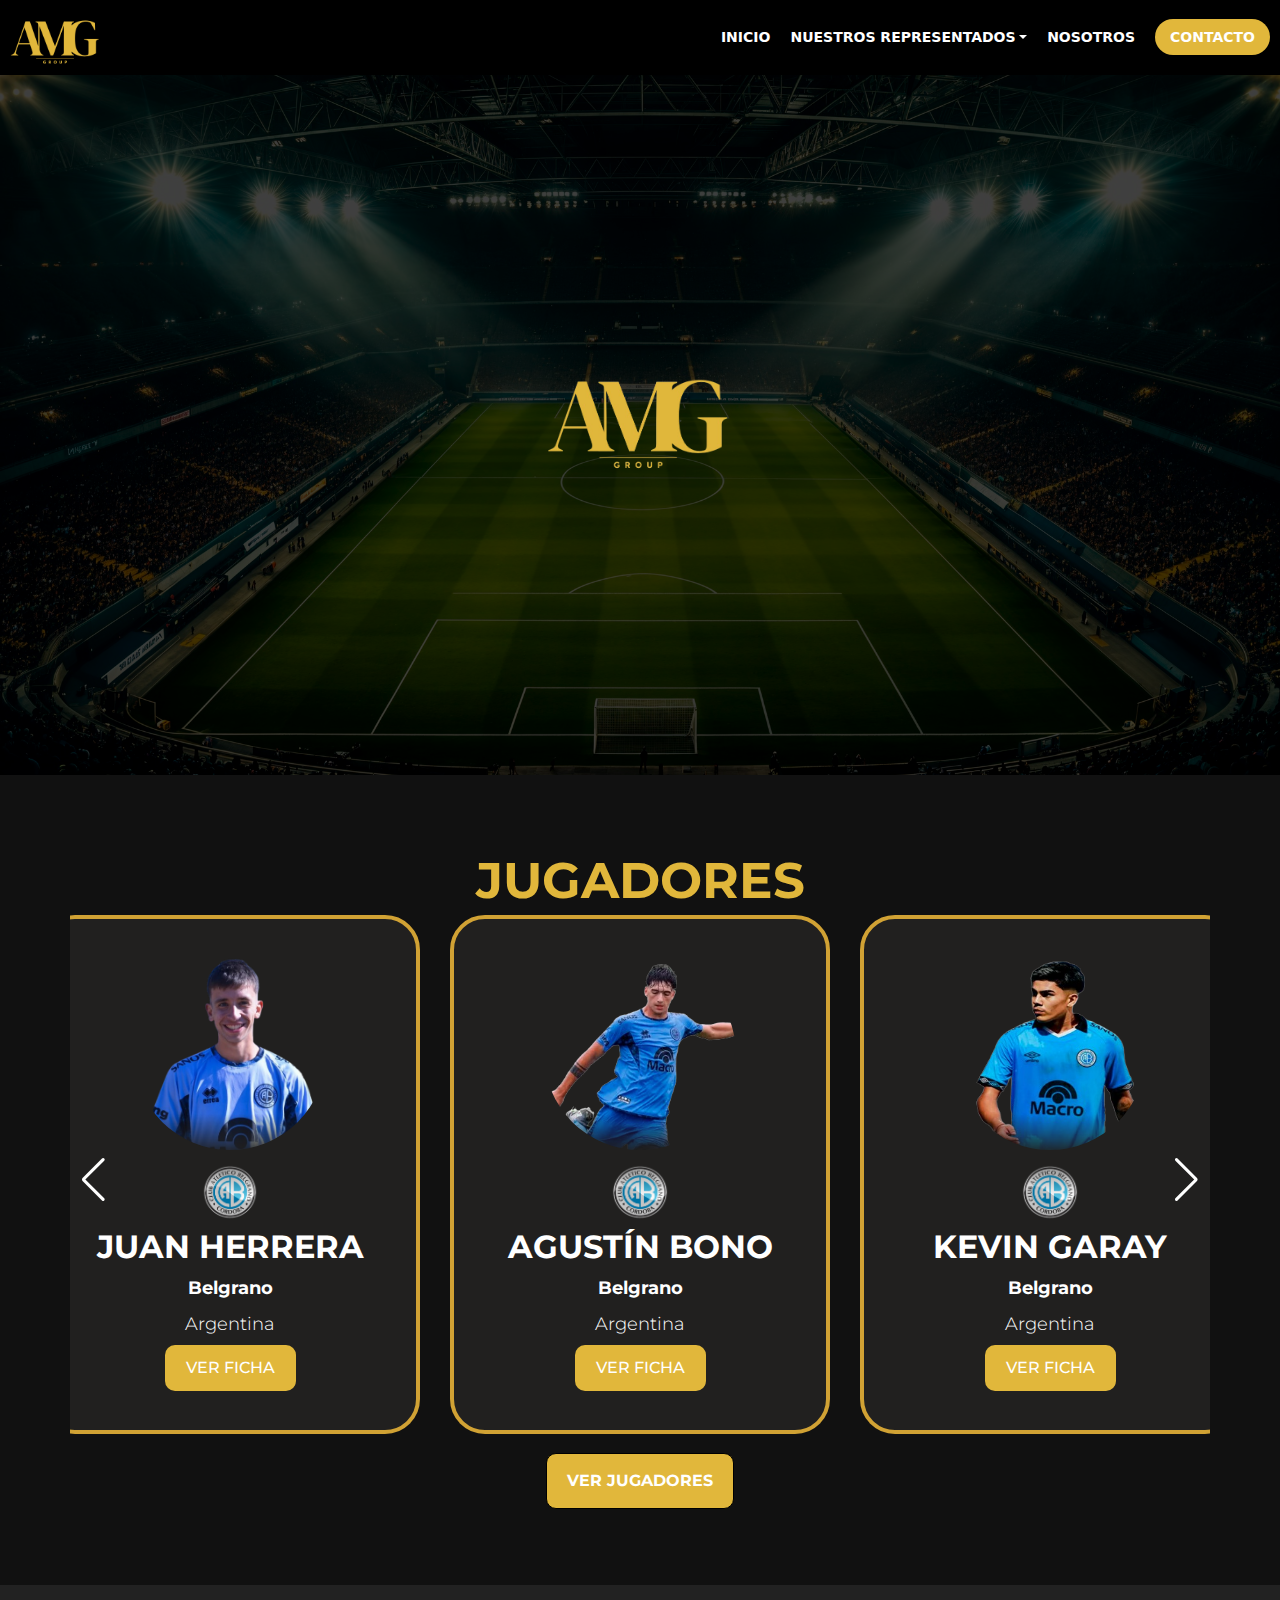
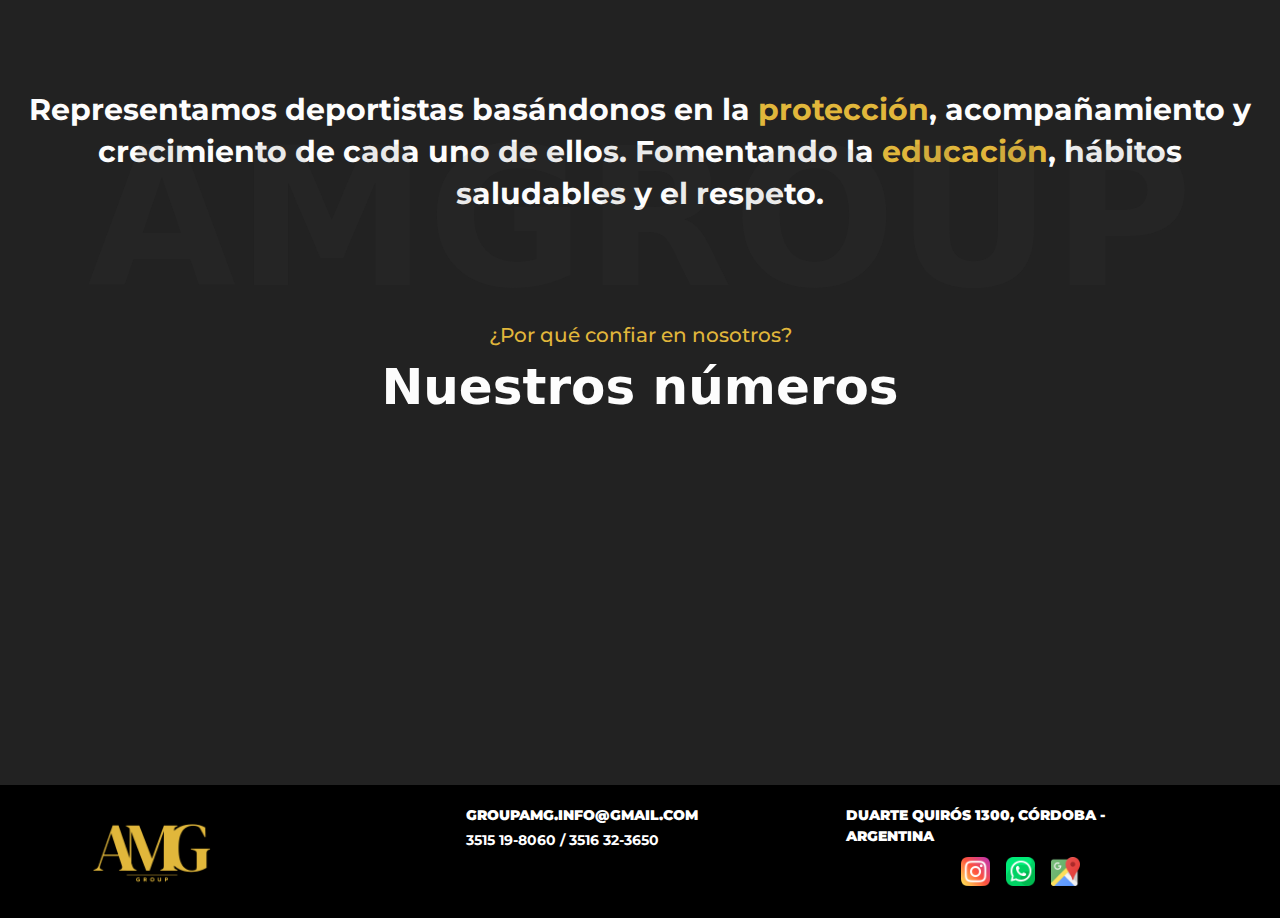
<file: index.html>
<!DOCTYPE html>
<html lang="es">
  <head>
    <meta charset="UTF-8" />
    <meta name="viewport" content="width=device-width, initial-scale=1.0" />
    <title>AMG Group</title>
    <link rel="stylesheet" href="css/style.css" />
    <link rel="preconnect" href="https://fonts.googleapis.com" />
    <link
      rel="stylesheet"
      href="https://cdn.jsdelivr.net/npm/swiper/swiper-bundle.min.css"
    />
    <link rel="preconnect" href="https://fonts.gstatic.com" crossorigin />
    <link
      href="https://fonts.googleapis.com/css2?family=Montserrat:ital,wght@0,100..900;1,100..900&display=swap"
      rel="stylesheet"
    />
    <link href="img/logo.png" rel="shortcut icon" />
    <link rel="preconnect" href="https://fonts.googleapis.com" />
    <link rel="stylesheet" href="css/menu.css" />
    <link
      href="https://cdn.jsdelivr.net/npm/bootstrap@5.0.2/dist/css/bootstrap.min.css"
      rel="stylesheet"
    />
  </head>
  <style>
    button,
    input,
    optgroup,
    select,
    h2,
    p,
    textarea {
      margin: 4px !important;
      font-family: "Montserrat", sans-serif !important;
      font-weight: bold;
      /* font-size: inherit; */
      /* line-height: inherit; */
    }
  </style>
  <body>
    <!-- MENU -->
    <nav class="navbar" id="idMenu"></nav>

    <header class="hero text-center">
      <img src="img/soccer-stadium-night (1).jpg" class="hero-image img-fluid" />
      <div class="hero-overlay">
        <img src="img/logosinfondo.png" class="hero-logo" />
      </div>
    </header>

    <!-- <section class="hero">
      <img src="img/soccer-stadium-night (1).jpg" alt="Imagen del estadio" />
    </section> -->

    <div class="container swiper">
      <div class="countainer">
        <h2 class="titulo-jugadores">JUGADORES</h2>
        <div class="slider-wrapper">
          <div class="card-list swiper-wrapper">
            <div class="card-item swiper-slide">
              <img
                src="img/JUANHERRERA_.png"
                alt="JUAN HERRERA"
                class="user-image"
              />
              <img
                src="img/2371641-middle-removebg-preview.png"
                height="60px"
                alt=""
              />
              <h2 class="user-name">JUAN HERRERA</h2>
              <p class="user-profession">Belgrano</p>
              <p class="user-from">Argentina</p>
              <a href="fichaHerrera.html"><button class="message-button">VER FICHA</button></a>
              
            </div>

            <div class="card-item swiper-slide">
              <img src="img/bono.png" alt="AGUSTÍN BONO" class="user-image" />
              <img
                src="img/2371641-middle-removebg-preview.png"
                width="60px"
                height="60px"
                alt=""
              />
              <h2 class="user-name">AGUSTÍN BONO</h2>
              <p class="user-profession">Belgrano</p>
              <p class="user-from">Argentina</p>
              <a href="fichaBono.html">              <button class="message-button">VER FICHA</button></a>
            </div>

            <div class="card-item swiper-slide">
              <img src="img/garay.png" alt="KEVIN GARAY" class="user-image" />
              <img
                src="img/2371641-middle-removebg-preview.png"
                width="60px"
                height="60px"
                alt=""
              />
              <h2 class="user-name">KEVIN GARAY</h2>
              <p class="user-profession">Belgrano</p>
              <p class="user-from">Argentina</p>
              <a href="fichaGaray.html"><button class="message-button">VER FICHA</button></a>
            </div>

            <div class="card-item swiper-slide">
              <img src="img/THIAGOLUNA.png" alt="THIAGO LUNA" class="user-image" />
              <img
                src="img/2371641-middle-removebg-preview.png"
                width="60px"
                height="60px"
                alt=""
              />
              <h2 class="user-name">THIAGO LUNA</h2>
              <p class="user-profession">Belgrano</p>
              <p class="user-from">Argentina</p>
              <a href="fichaLuna.html"><button class="message-button">VER FICHA</button></a>
              
            </div>
          </div>

          <!-- <div class="swiper-pagination"></div> -->
          <div class="swiper-slide-button swiper-button-prev"></div>
          <div class="swiper-slide-button swiper-button-next"></div>
        </div>
        <a href="representados.html"><button class="btnjug">VER JUGADORES</button></a>
      </div>
    </div>

    <section class="informacion">
      <!-- Texto de fondo -->
      <p>
        Representamos deportistas basándonos en la
        <span class="resaltado">protección</span>, acompañamiento y crecimiento
        de cada uno de ellos. Fomentando la
        <span class="resaltado">educación</span>, hábitos saludables y el
        respeto.
      </p>
      <div class="texto-fondo">AMGROUP</div>
      <div class="numeros-container">
        <h2>¿Por qué confiar en nosotros?</h2>
        <h3>Nuestros números</h3>
        <div class="numeros">
          <div class="contador ocultar">
            <h3 class="contador_cantidad" data-cantidad-total="10">0</h3>
            <p>Jugadores en base</p>
          </div>
          <div class="contador ocultar">
            <h3 class="contador_cantidad" data-cantidad-total="34">0</h3>
            <p>Clubes vinculados</p>
          </div>
          <div class="contador ocultar">
            <h3 class="contador_cantidad" data-cantidad-total="70">0</h3>
            <p>Clubes contactados</p>
          </div>
        </div>
      </div>
    </section>

    <!-- FOOTER -->
  </body>
  <script type="module" src="js/navFooter.js"></script>
  <script src="https://cdn.jsdelivr.net/npm/swiper@11/swiper-bundle.min.js"></script>
  <script src="js\script.js"></script>
  <script src="js/animar.js"></script>
  <script>
    function toggleMenu() {
      document.querySelector(".nav-links").classList.toggle("show");
    }
  </script>
</html>
</file>
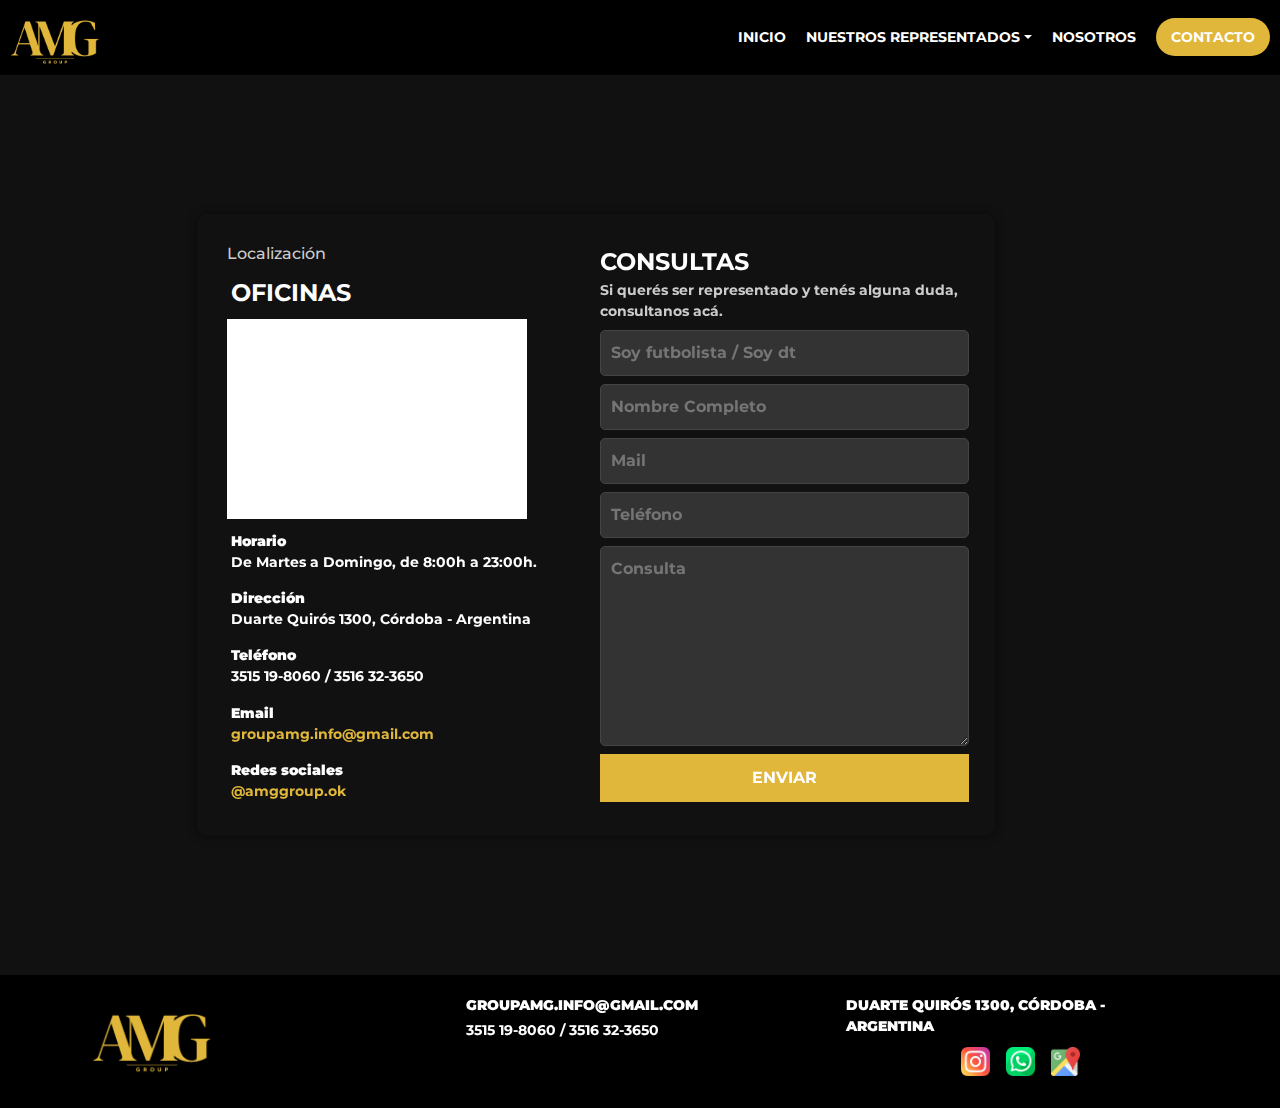
<file: contacto.html>
<!DOCTYPE html>
<html lang="es">
  <head>
    <meta charset="UTF-8" />
    <meta name="viewport" content="width=device-width, initial-scale=1.0" />
    <title>AMG Group</title>
    <link rel="stylesheet" href="css/style.css" />
    <link rel="stylesheet" href="css/contacto.css" />
    <link rel="preconnect" href="https://fonts.googleapis.com" />
    <link
      rel="stylesheet"
      href="https://cdn.jsdelivr.net/npm/swiper/swiper-bundle.min.css"
    />
    <link rel="preconnect" href="https://fonts.gstatic.com" crossorigin />
    <link
      href="https://fonts.googleapis.com/css2?family=Montserrat:ital,wght@0,100..900;1,100..900&display=swap"
      rel="stylesheet"
    />
    <link
      href="https://cdn.jsdelivr.net/npm/bootstrap@5.0.2/dist/css/bootstrap.min.css"
      rel="stylesheet"
    />
    <link href="img/logo.png" rel="shortcut icon" />
    <link rel="preconnect" href="https://fonts.googleapis.com" />
    <link rel="stylesheet" href="css/menu.css" />
    <link rel="stylesheet" href="css/nosotros.css" />
    <style>
      button,
      input,
      optgroup,
      select,
      h2,
      p,
      textarea {
        margin: 4px !important;
        font-family: "Montserrat", sans-serif !important;
        font-weight: bold;
        /* font-size: inherit; */
        /* line-height: inherit; */
      }
    </style>
  </head>

  <body>
    <!-- MENU -->
    <nav class="navbar" id="idMenu"></nav>

    <!-- form -->
    <div class="body">
      <section>
        <div class="container222">
          <div class="info">
            <h3>Localización</h3>
            <h2>OFICINAS</h2>
            <iframe
              src="https://www.google.com/maps/embed?pb=!1m18!1m12!1m3!1d3405.0308624157415!2d-64.20314639691688!3d-31.413275759253647!2m3!1f0!2f0!3f0!3m2!1i1024!2i768!4f13.1!3m3!1m2!1s0x9432988237cc0001%3A0x4cceab0d9d4d1c1b!2sHotel%20Quinto%20Centenario!5e0!3m2!1ses-419!2sar!4v1743276839958!5m2!1ses-419!2sar"
              width="300"
              height="200"
              style="border: 0"
              allowfullscreen=""
              loading="lazy"
              referrerpolicy="no-referrer-when-downgrade"
            >
            </iframe>
            <p>
              <strong>Horario</strong><br />De Martes a Domingo, de 8:00h a
              23:00h.
            </p>
            <p>
              <strong>Dirección</strong><br />Duarte Quirós 1300, Córdoba -
              Argentina
            </p>
            <p><strong>Teléfono</strong><br />3515 19-8060 / 3516 32-3650</p>
            <p>
              <strong>Email</strong><br /><a
                href="mailto:groupamg.info@gmail.com"
                >groupamg.info@gmail.com</a
              >
            </p>
            <p>
              <strong>Redes sociales</strong><br /><a href="https://www.instagram.com/amggroup.ok/">@amggroup.ok</a>
            </p>
          </div>

          <div class="formulario">
            <h2>CONSULTAS</h2>
            <p>
              Si querés ser representado y tenés alguna duda, consultanos acá.
            </p>
            <form action="https://formsubmit.co/ . . ." method="post">
              <input
                type="text"
                name="tipo"
                placeholder="Soy futbolista / Soy dt"
                required
              />
              <input
                type="text"
                name="nombre"
                placeholder="Nombre Completo"
                required
              />
              <input type="email" name="email" placeholder="Mail" required />
              <input
                type="tel"
                name="telefono"
                placeholder="Teléfono"
                required
              />
              <textarea
                name="consulta"
                placeholder="Consulta"
                required
              ></textarea>
              <button style="width: 100%" type="submit">ENVIAR</button>

              <input type="hidden" name="_next" value="http://127.0.0.1:5500/contacto.html">
              <input type="hidden" name="_captcha" value="false">

            </form>
          </div>
        </div>
      </section>
    </div>

    <!-- FOOTER -->
  </body>
  <script src="https://cdn.jsdelivr.net/npm/bootstrap@5.0.2/dist/js/bootstrap.bundle.min.js"></script>
  <script type="module" src="js/navFooter.js"></script>
  <script>
    function toggleMenu() {
      document.querySelector(".nav-links").classList.toggle("show");
    }
  </script>
</html>
</file>
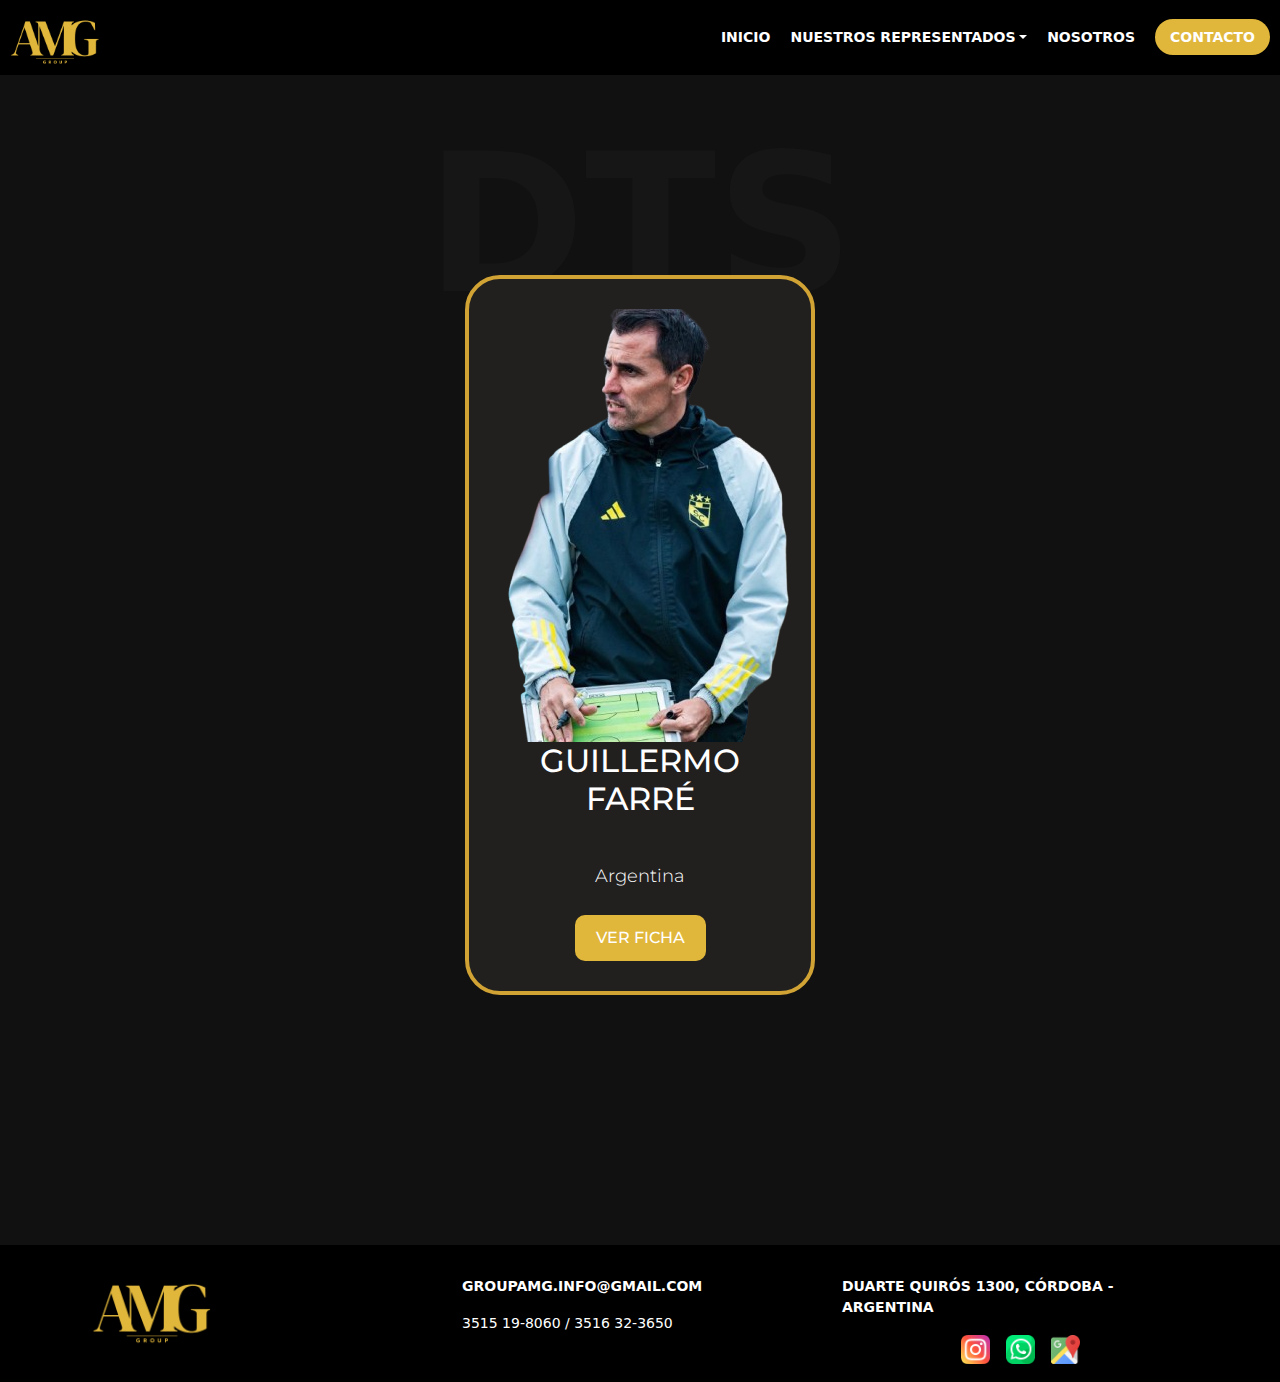
<file: dts.html>
<!DOCTYPE html>
<html lang="es">
<head>
    <meta charset="UTF-8">
    <meta name="viewport" content="width=device-width, initial-scale=1.0">
    <title>AMG Group</title>
    <link rel="stylesheet" href="css/style.css">
    <link rel="stylesheet" href="css/dts.css">
    <link rel="stylesheet" href="css/menu.css">
    <link
      href="https://fonts.googleapis.com/css2?family=Montserrat:wght@100..900&display=swap"
      rel="stylesheet"
    />
    <link
      rel="stylesheet"
      href="https://cdn.jsdelivr.net/npm/bootstrap@5.3.0/dist/css/bootstrap.min.css"
    />
    <link
      href="https://cdn.jsdelivr.net/npm/bootstrap@5.0.2/dist/css/bootstrap.min.css"
      rel="stylesheet"
    />
    <link rel="preconnect" href="https://fonts.googleapis.com">
    <link rel="preconnect" href="https://fonts.gstatic.com" crossorigin>
    <link href="https://fonts.googleapis.com/css2?family=Montserrat:ital,wght@0,100..900;1,100..900&display=swap" rel="stylesheet">
    <link href="img/logo.png" rel="shortcut icon" />
</head>
<body>
   <!-- MENU -->
   <nav class="navbar navbar-expand-lg navbar-light" id="idMenu"></nav>

   <div class="texto-fondo6">DTS</div>

   <div class="countainer2">
    <div class="slider-wrapper2">
      <div class="card-list2 swiper-wrapper">
        <div class="card-item2 swiper-slide">
          <img
            src="img/GUILLERMO.png"
            alt="guillermofarré"
            class="user-image1"
          />
          <!-- <img
            src="img/sporting.png"
                width="60px"
                height="60px"
                alt=""
          /> -->
          <h2 class="user-name2">GUILLERMO FARRÉ</h2>
          <!-- <p class="user-profession1">Sporting cristal</p> -->
          <p class="user-from2">Argentina</p>
          <a href="fichaguillermo.html"><button class="message-button2">VER FICHA</button></a>
        </div>
    </div>
    
  </div>

    <!-- FOOTER -->
    <!-- <footer class="footer" id="idFooter"></footer> -->
</body>
<script type="module" src="js/navFooter.js"></script>

<script>
  function toggleIcon(details) {
    const icon = details.querySelector("summary span");
    icon.innerHTML = details.open ? "&#708;" : "&#709;";
  }
  function toggleMenu() {
    document.querySelector(".nav-links").classList.toggle("show");
  }
  function ampliarImagen(img) {
    const modal = document.getElementById("modal");
    const modalImg = document.getElementById("modal-img");

    modal.style.display = "flex";
    modalImg.src = img.src;
  }

  function cerrarModal() {
    document.getElementById("modal").style.display = "none";
  }

  // Cerrar modal si se hace clic fuera de la imagen
  document
    .getElementById("modal")
    .addEventListener("click", function (event) {
      if (event.target === this) {
        cerrarModal();
      }
    });
</script>

</html>
</file>
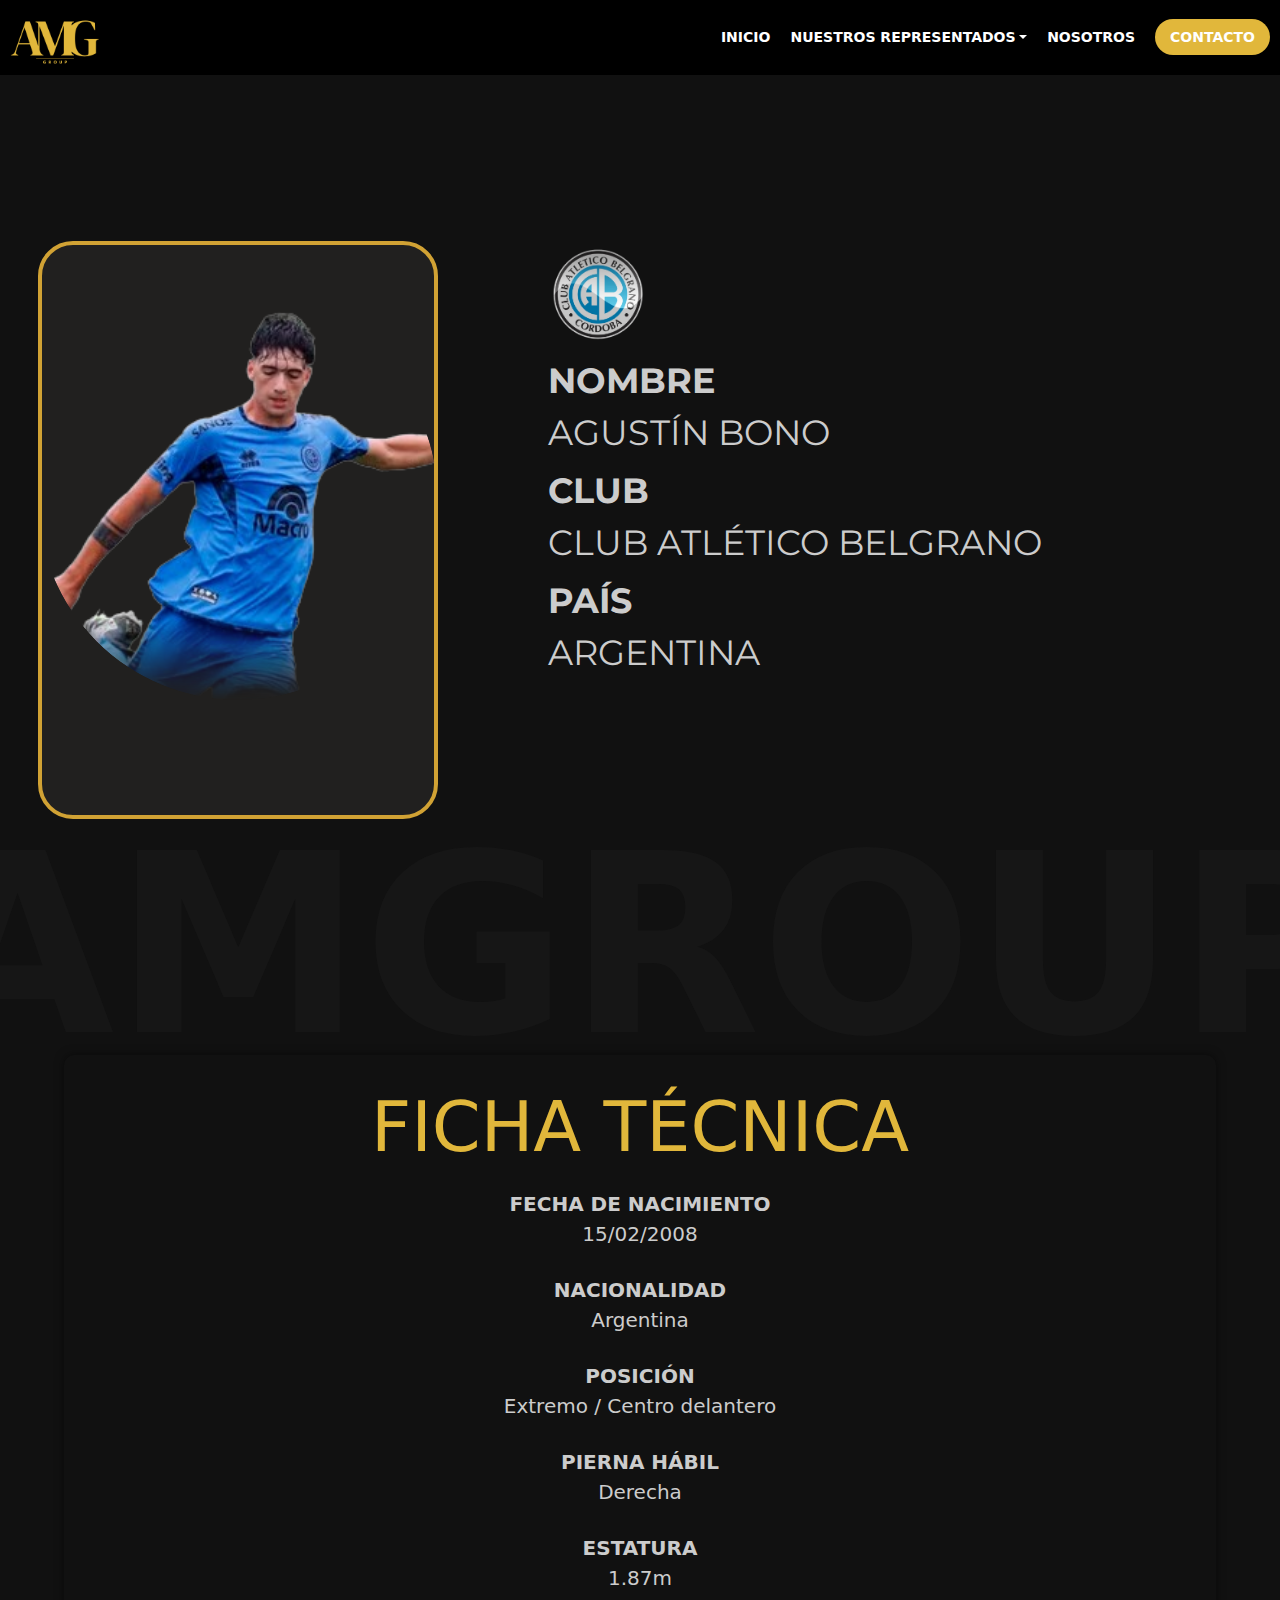
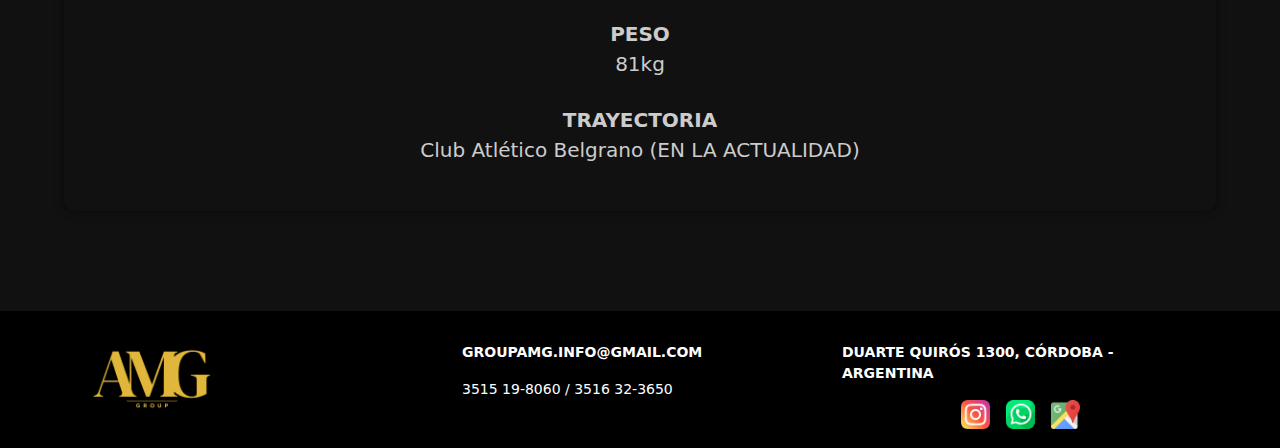
<file: fichaBono.html>
<!DOCTYPE html>
<html lang="es">
<head>
    <meta charset="UTF-8">
    <meta name="viewport" content="width=device-width, initial-scale=1.0">
    <title>AMG Group</title>
    <link rel="stylesheet" href="css/style.css">
    <link rel="stylesheet" href="css/ficha.css">
    <link rel="stylesheet" href="css/menu.css">
    <link
      href="https://fonts.googleapis.com/css2?family=Montserrat:wght@100..900&display=swap"
      rel="stylesheet"
    />
    <link
      rel="stylesheet"
      href="https://cdn.jsdelivr.net/npm/bootstrap@5.3.0/dist/css/bootstrap.min.css"
    />
    <link
      href="https://cdn.jsdelivr.net/npm/bootstrap@5.0.2/dist/css/bootstrap.min.css"
      rel="stylesheet"
    />

    <link rel="preconnect" href="https://fonts.googleapis.com">
    <link rel="preconnect" href="https://fonts.gstatic.com" crossorigin>
    <link href="https://fonts.googleapis.com/css2?family=Montserrat:ital,wght@0,100..900;1,100..900&display=swap" rel="stylesheet">
    <link href="img/logo.png" rel="shortcut icon" />
</head>
<body>
   <!-- MENU -->
   <nav class="navbar navbar-expand-lg navbar-light" id="idMenu"></nav>
 
   <div class="countainer2">
            <div class="card-list1">
                <div class="card-item1">
                    <img src="img/bono.png" alt="AGUSTIN BONO" class="user-image2">
                </div>  
            </div>
            <div class="player-info">
                <img class="club-logo" src="img/2371641-middle-removebg-preview.png" alt="Club logo">
                <p><span>NOMBRE</span><br>AGUSTÍN BONO</p>
                <p><span>CLUB</span><br>CLUB ATLÉTICO BELGRANO</p>
                <p><span>PAÍS</span><br>ARGENTINA</p>
            </div>
    </div>

    <div class="texto-fondo8">AMGROUP</div>
    
   <div class="body7">
        <div class="container22">
            <div class="info">
                <h2>FICHA TÉCNICA</h2>
                <p><strong>FECHA DE NACIMIENTO</strong><br>15/02/2008</p>
                <p><strong>NACIONALIDAD</strong><br>Argentina</p>
                <p><strong>POSICIÓN</strong><br>Extremo / Centro delantero</p>
                <p><strong>PIERNA HÁBIL</strong><br>Derecha</p>
                <p><strong>ESTATURA</strong><br>1.87m</p>
                <p><strong>PESO</strong><br>81kg</p>
                <p><strong>TRAYECTORIA</strong><br>Club Atlético Belgrano (EN LA ACTUALIDAD)</p>
            </div>
        </div>
    </div>      

</body>
<script type="module" src="js/navFooter.js"></script>
<script>
    function toggleIcon(details) {
      const icon = details.querySelector("summary span");
      icon.innerHTML = details.open ? "&#708;" : "&#709;";
    }
    function toggleMenu() {
      document.querySelector(".nav-links").classList.toggle("show");
    }
    function ampliarImagen(img) {
      const modal = document.getElementById("modal");
      const modalImg = document.getElementById("modal-img");
  
      modal.style.display = "flex";
      modalImg.src = img.src;
    }
  
    function cerrarModal() {
      document.getElementById("modal").style.display = "none";
    }
  
    // Cerrar modal si se hace clic fuera de la imagen
    document
      .getElementById("modal")
      .addEventListener("click", function (event) {
        if (event.target === this) {
          cerrarModal();
        }
    });
</script>
</html>
</file>
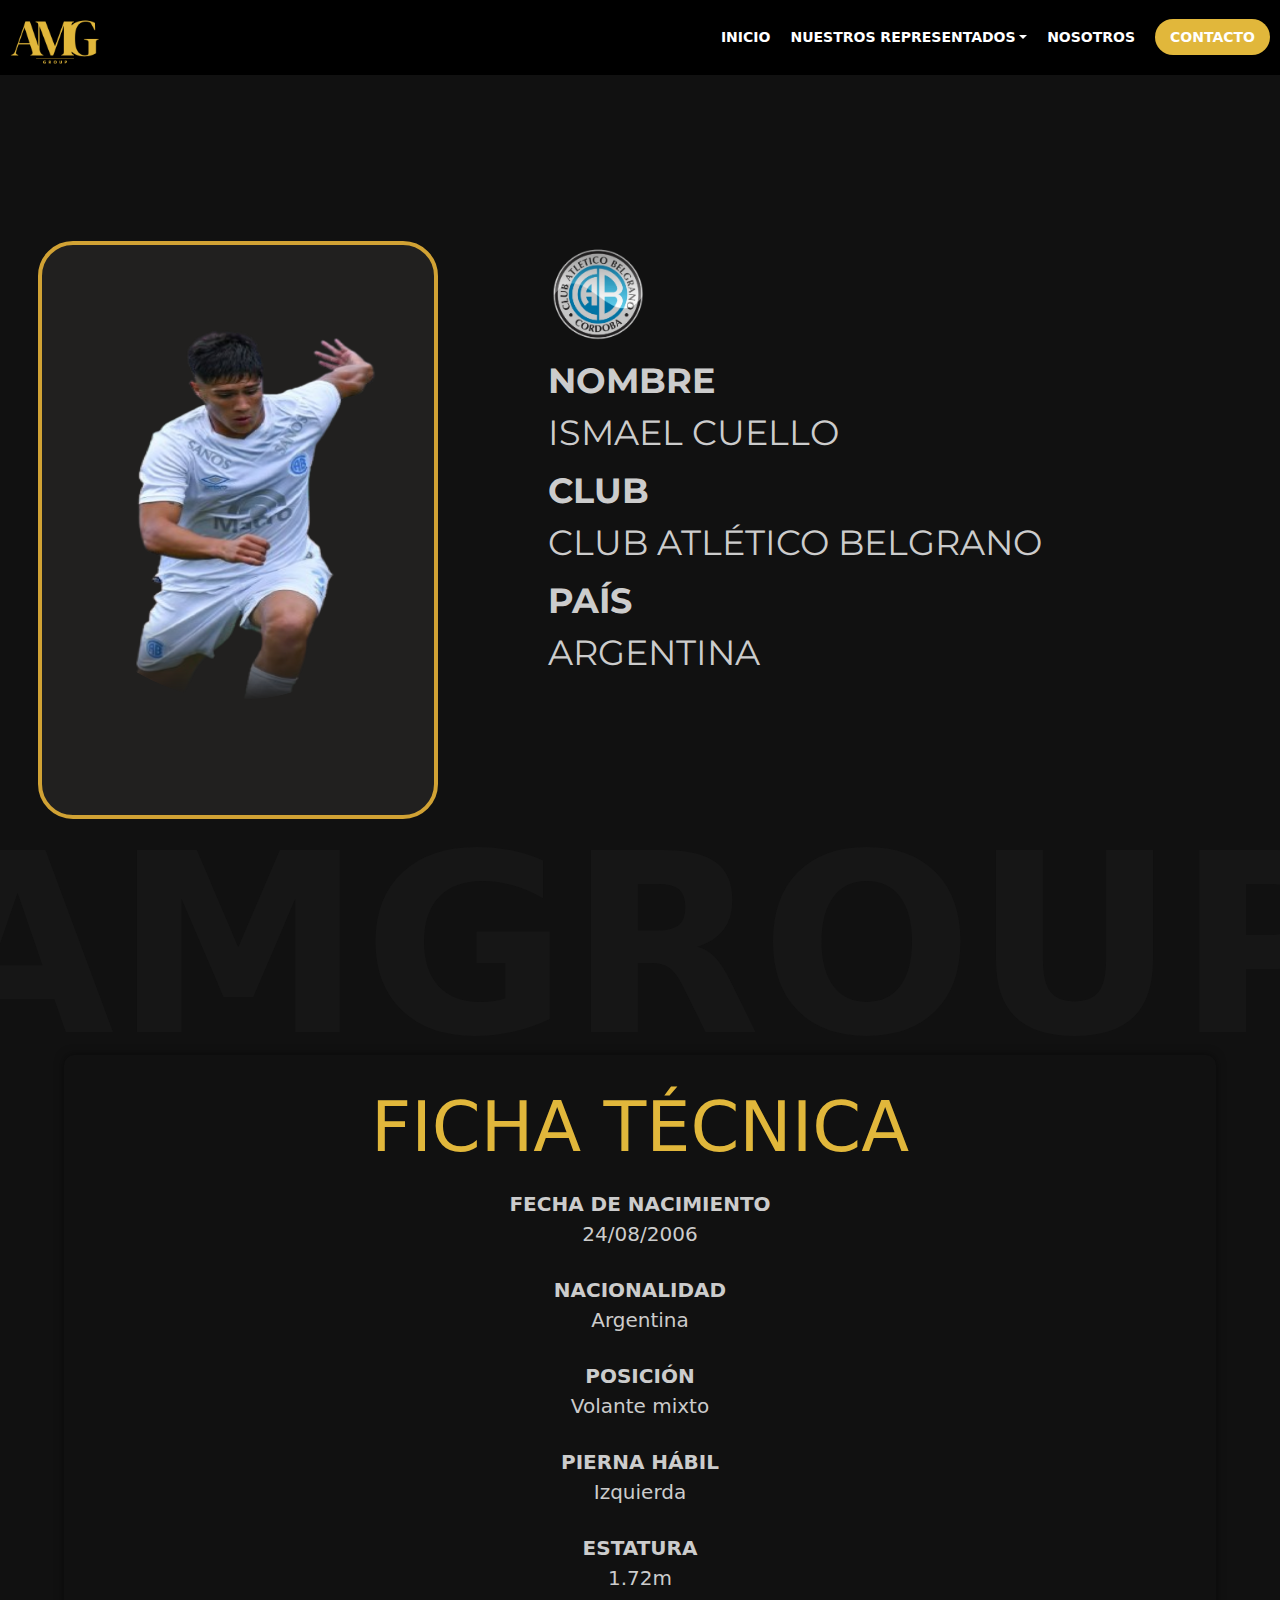
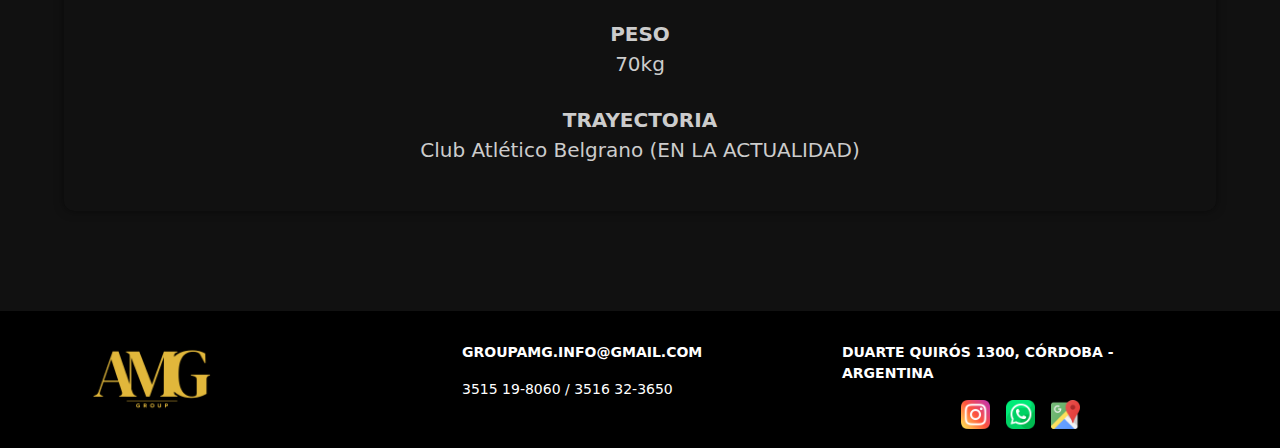
<file: fichaCuello.html>
<!DOCTYPE html>
<html lang="es">
<head>
    <meta charset="UTF-8">
    <meta name="viewport" content="width=device-width, initial-scale=1.0">
    <title>AMG Group</title>
    <link rel="stylesheet" href="css/style.css">
    <link rel="stylesheet" href="css/ficha.css">
    <link rel="stylesheet" href="css/menu.css">
    <link
      href="https://fonts.googleapis.com/css2?family=Montserrat:wght@100..900&display=swap"
      rel="stylesheet"
    />
    <link
      rel="stylesheet"
      href="https://cdn.jsdelivr.net/npm/bootstrap@5.3.0/dist/css/bootstrap.min.css"
    />
    <link
      href="https://cdn.jsdelivr.net/npm/bootstrap@5.0.2/dist/css/bootstrap.min.css"
      rel="stylesheet"
    />

    <link rel="preconnect" href="https://fonts.googleapis.com">
    <link rel="preconnect" href="https://fonts.gstatic.com" crossorigin>
    <link href="https://fonts.googleapis.com/css2?family=Montserrat:ital,wght@0,100..900;1,100..900&display=swap" rel="stylesheet">
    <link href="img/logo.png" rel="shortcut icon" />
</head>
<body>
   <!-- MENU -->
   <nav class="navbar navbar-expand-lg navbar-light" id="idMenu"></nav>
 
   <div class="countainer2">
            <div class="card-list1">
                <div class="card-item1">
                    <img src="img/ISMAELCUELLO.png" alt="AGUSTIN BONO" class="user-image2">
                </div>  
            </div>
            <div class="player-info">
                <img class="club-logo" src="img/2371641-middle-removebg-preview.png" alt="Club logo">
                <p><span>NOMBRE</span><br>ISMAEL CUELLO</p>
                <p><span>CLUB</span><br>CLUB ATLÉTICO BELGRANO</p>
                <p><span>PAÍS</span><br>ARGENTINA</p>
            </div>
    </div>

    <div class="texto-fondo8">AMGROUP</div>
    
   <div class="body7">
        <div class="container22">
            <div class="info">
                <h2>FICHA TÉCNICA</h2>
                <p><strong>FECHA DE NACIMIENTO</strong><br>24/08/2006</p>
                <p><strong>NACIONALIDAD</strong><br>Argentina</p>
                <p><strong>POSICIÓN</strong><br>Volante mixto</p>
                <p><strong>PIERNA HÁBIL</strong><br>Izquierda</p>
                <p><strong>ESTATURA</strong><br>1.72m</p>
                <p><strong>PESO</strong><br>70kg</p>
                <p><strong>TRAYECTORIA</strong><br>Club Atlético Belgrano (EN LA ACTUALIDAD)</p>
            </div>
        </div>
    </div>      

</body>
<script type="module" src="js/navFooter.js"></script>
<script>
    function toggleIcon(details) {
      const icon = details.querySelector("summary span");
      icon.innerHTML = details.open ? "&#708;" : "&#709;";
    }
    function toggleMenu() {
      document.querySelector(".nav-links").classList.toggle("show");
    }
    function ampliarImagen(img) {
      const modal = document.getElementById("modal");
      const modalImg = document.getElementById("modal-img");
  
      modal.style.display = "flex";
      modalImg.src = img.src;
    }
  
    function cerrarModal() {
      document.getElementById("modal").style.display = "none";
    }
  
    // Cerrar modal si se hace clic fuera de la imagen
    document
      .getElementById("modal")
      .addEventListener("click", function (event) {
        if (event.target === this) {
          cerrarModal();
        }
    });
</script>
</html>
</file>
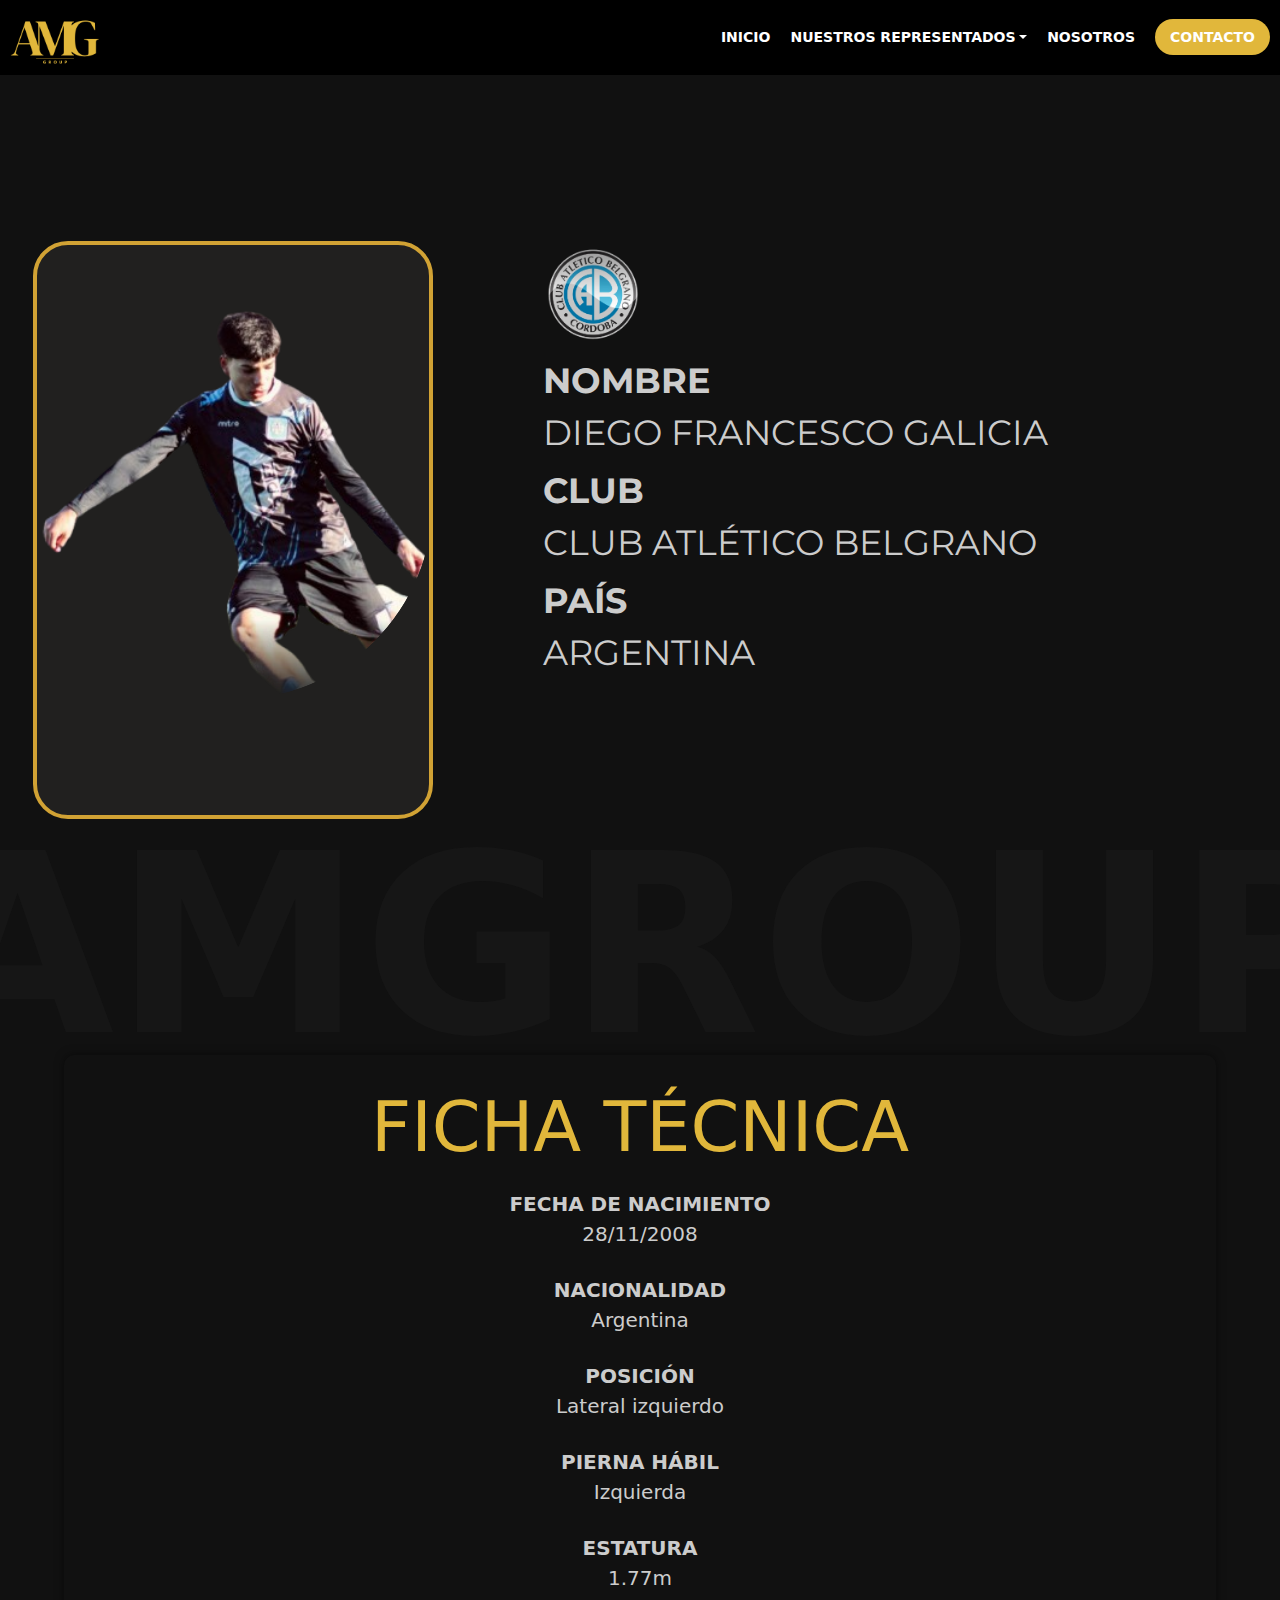
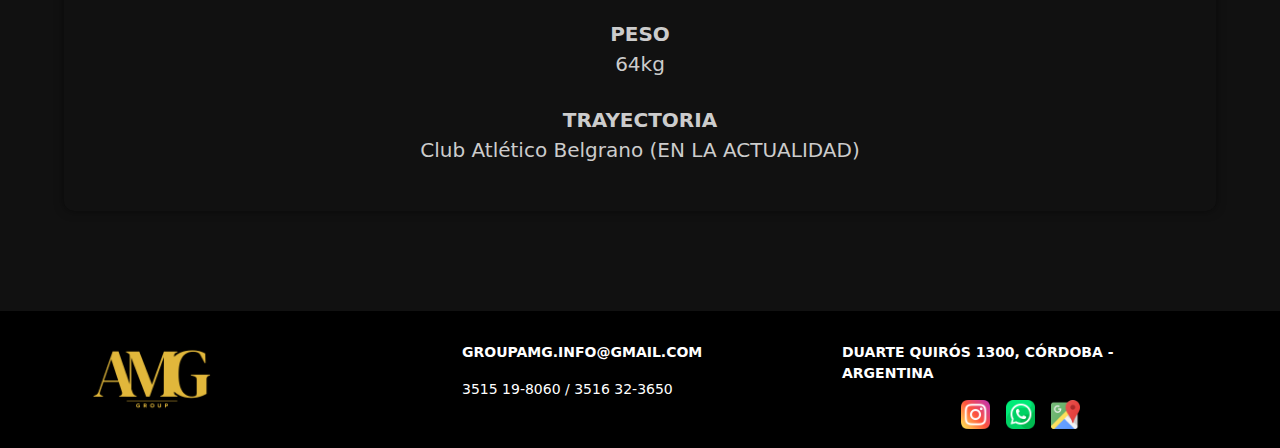
<file: fichaGalicia.html>
<!DOCTYPE html>
<html lang="es">
<head>
    <meta charset="UTF-8">
    <meta name="viewport" content="width=device-width, initial-scale=1.0">
    <title>AMG Group</title>
    <link rel="stylesheet" href="css/style.css">
    <link rel="stylesheet" href="css/ficha.css">
    <link rel="stylesheet" href="css/menu.css">
    <link
      href="https://fonts.googleapis.com/css2?family=Montserrat:wght@100..900&display=swap"
      rel="stylesheet"
    />
    <link
      rel="stylesheet"
      href="https://cdn.jsdelivr.net/npm/bootstrap@5.3.0/dist/css/bootstrap.min.css"
    />
    <link
      href="https://cdn.jsdelivr.net/npm/bootstrap@5.0.2/dist/css/bootstrap.min.css"
      rel="stylesheet"
    />

    <link rel="preconnect" href="https://fonts.googleapis.com">
    <link rel="preconnect" href="https://fonts.gstatic.com" crossorigin>
    <link href="https://fonts.googleapis.com/css2?family=Montserrat:ital,wght@0,100..900;1,100..900&display=swap" rel="stylesheet">
    <link href="img/logo.png" rel="shortcut icon" />
</head>
<body>
   <!-- MENU -->
   <nav class="navbar navbar-expand-lg navbar-light" id="idMenu"></nav>
 
   <div class="countainer2">
            <div class="card-list1">
                <div class="card-item1">
                    <img src="img/DIEGOGALICIA1.png" alt="AGUSTIN BONO" class="user-image2">
                </div>  
            </div>
            <div class="player-info">
                <img class="club-logo" src="img/2371641-middle-removebg-preview.png" alt="Club logo">
                <p><span>NOMBRE</span><br>DIEGO FRANCESCO GALICIA</p>
                <p><span>CLUB</span><br>CLUB ATLÉTICO BELGRANO</p>
                <p><span>PAÍS</span><br>ARGENTINA</p>
            </div>
    </div>

    <div class="texto-fondo8">AMGROUP</div>
    
   <div class="body7">
        <div class="container22">
            <div class="info">
                <h2>FICHA TÉCNICA</h2>
                <p><strong>FECHA DE NACIMIENTO</strong><br>28/11/2008</p>
                <p><strong>NACIONALIDAD</strong><br>Argentina</p>
                <p><strong>POSICIÓN</strong><br>Lateral izquierdo</p>
                <p><strong>PIERNA HÁBIL</strong><br>Izquierda</p>
                <p><strong>ESTATURA</strong><br>1.77m</p>
                <p><strong>PESO</strong><br>64kg</p>
                <p><strong>TRAYECTORIA</strong><br>Club Atlético Belgrano (EN LA ACTUALIDAD)</p>
            </div>
        </div>
    </div>      

</body>
<script type="module" src="js/navFooter.js"></script>
<script>
    function toggleIcon(details) {
      const icon = details.querySelector("summary span");
      icon.innerHTML = details.open ? "&#708;" : "&#709;";
    }
    function toggleMenu() {
      document.querySelector(".nav-links").classList.toggle("show");
    }
    function ampliarImagen(img) {
      const modal = document.getElementById("modal");
      const modalImg = document.getElementById("modal-img");
  
      modal.style.display = "flex";
      modalImg.src = img.src;
    }
  
    function cerrarModal() {
      document.getElementById("modal").style.display = "none";
    }
  
    // Cerrar modal si se hace clic fuera de la imagen
    document
      .getElementById("modal")
      .addEventListener("click", function (event) {
        if (event.target === this) {
          cerrarModal();
        }
    });
</script>
</html>
</file>
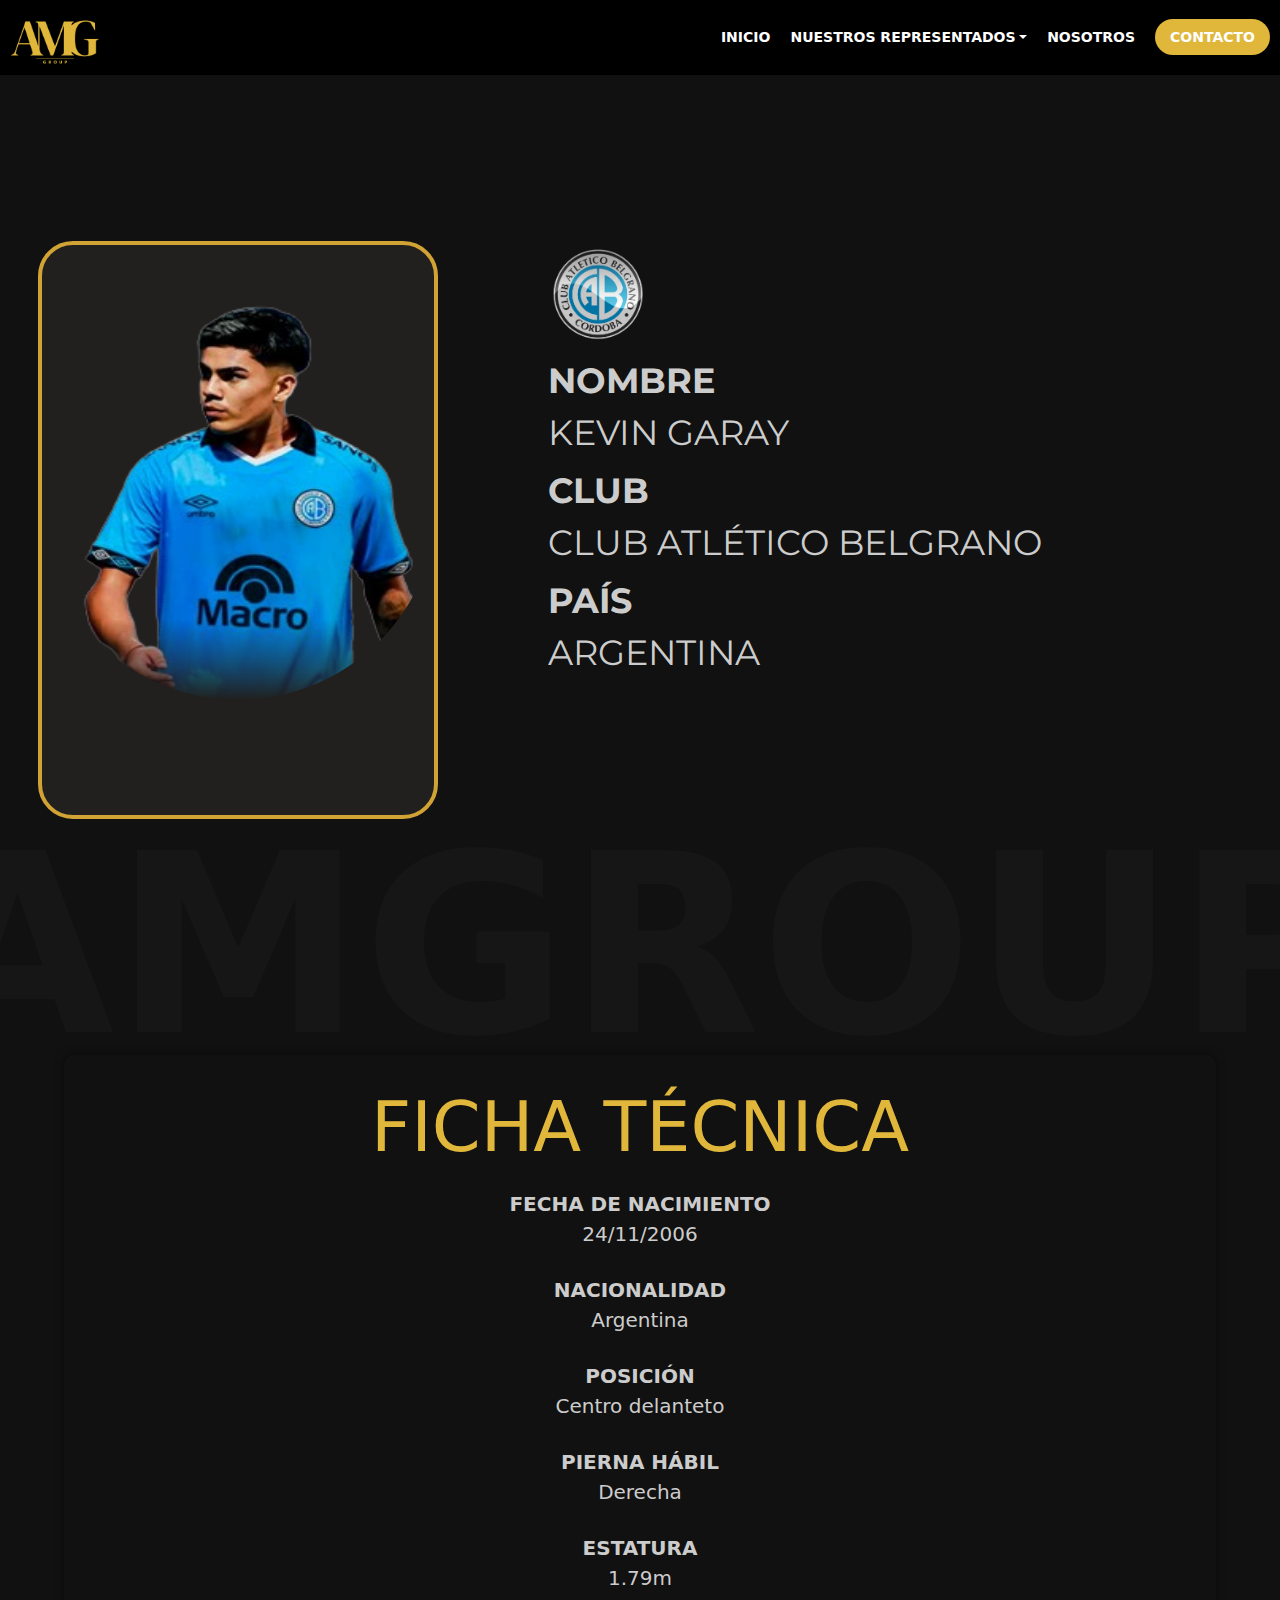
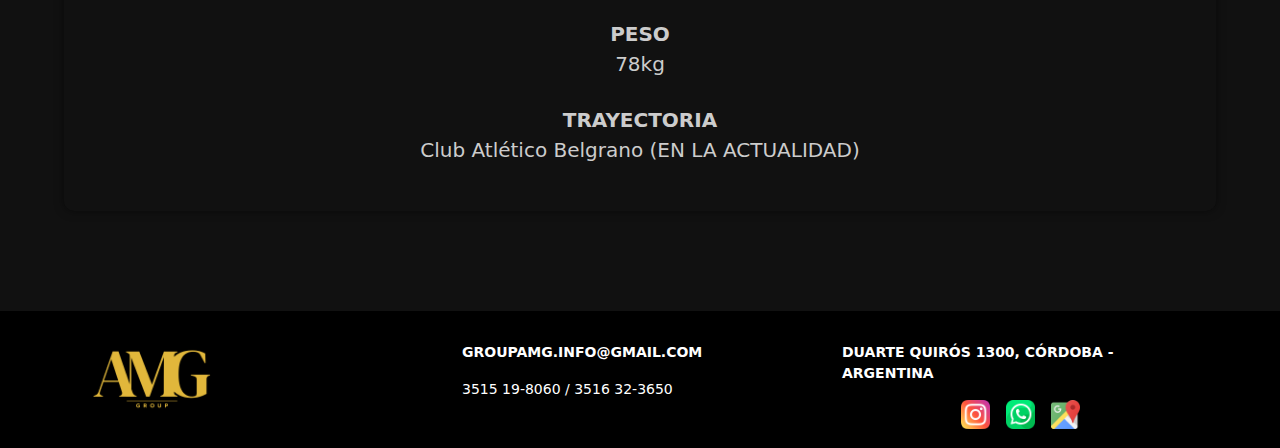
<file: fichaGaray.html>
<!DOCTYPE html>
<html lang="es">
<head>
    <meta charset="UTF-8">
    <meta name="viewport" content="width=device-width, initial-scale=1.0">
    <title>AMG Group</title>
    <link rel="stylesheet" href="css/style.css">
    <link rel="stylesheet" href="css/ficha.css">
    <link rel="stylesheet" href="css/menu.css">
    <link
      href="https://fonts.googleapis.com/css2?family=Montserrat:wght@100..900&display=swap"
      rel="stylesheet"
    />
    <link
      rel="stylesheet"
      href="https://cdn.jsdelivr.net/npm/bootstrap@5.3.0/dist/css/bootstrap.min.css"
    />
    <link
      href="https://cdn.jsdelivr.net/npm/bootstrap@5.0.2/dist/css/bootstrap.min.css"
      rel="stylesheet"
    />

    <link rel="preconnect" href="https://fonts.googleapis.com">
    <link rel="preconnect" href="https://fonts.gstatic.com" crossorigin>
    <link href="https://fonts.googleapis.com/css2?family=Montserrat:ital,wght@0,100..900;1,100..900&display=swap" rel="stylesheet">
    <link href="img/logo.png" rel="shortcut icon" />
</head>
<body>
   <!-- MENU -->
   <nav class="navbar navbar-expand-lg navbar-light" id="idMenu"></nav>
 
   <div class="countainer2">
            <div class="card-list1">
                <div class="card-item1">
                    <img src="img/garay.png" alt="AGUSTIN BONO" class="user-image2">
                </div>  
            </div>
            <div class="player-info">
                <img class="club-logo" src="img/2371641-middle-removebg-preview.png" alt="Club logo">
                <p><span>NOMBRE</span><br>KEVIN GARAY</p>
                <p><span>CLUB</span><br>CLUB ATLÉTICO BELGRANO</p>
                <p><span>PAÍS</span><br>ARGENTINA</p>
            </div>
    </div>

    <div class="texto-fondo8">AMGROUP</div>
    
   <div class="body7">
        <div class="container22">
            <div class="info">
                <h2>FICHA TÉCNICA</h2>
                <p><strong>FECHA DE NACIMIENTO</strong><br>24/11/2006</p>
                <p><strong>NACIONALIDAD</strong><br>Argentina</p>
                <p><strong>POSICIÓN</strong><br>Centro delanteto</p>
                <p><strong>PIERNA HÁBIL</strong><br>Derecha</p>
                <p><strong>ESTATURA</strong><br>1.79m</p>
                <p><strong>PESO</strong><br>78kg</p>
                <p><strong>TRAYECTORIA</strong><br>Club Atlético Belgrano (EN LA ACTUALIDAD)</p>
            </div>
        </div>
    </div>      

</body>
<script type="module" src="js/navFooter.js"></script>
<script>
    function toggleIcon(details) {
      const icon = details.querySelector("summary span");
      icon.innerHTML = details.open ? "&#708;" : "&#709;";
    }
    function toggleMenu() {
      document.querySelector(".nav-links").classList.toggle("show");
    }
    function ampliarImagen(img) {
      const modal = document.getElementById("modal");
      const modalImg = document.getElementById("modal-img");
  
      modal.style.display = "flex";
      modalImg.src = img.src;
    }
  
    function cerrarModal() {
      document.getElementById("modal").style.display = "none";
    }
  
    // Cerrar modal si se hace clic fuera de la imagen
    document
      .getElementById("modal")
      .addEventListener("click", function (event) {
        if (event.target === this) {
          cerrarModal();
        }
    });
</script>
</html>
</file>
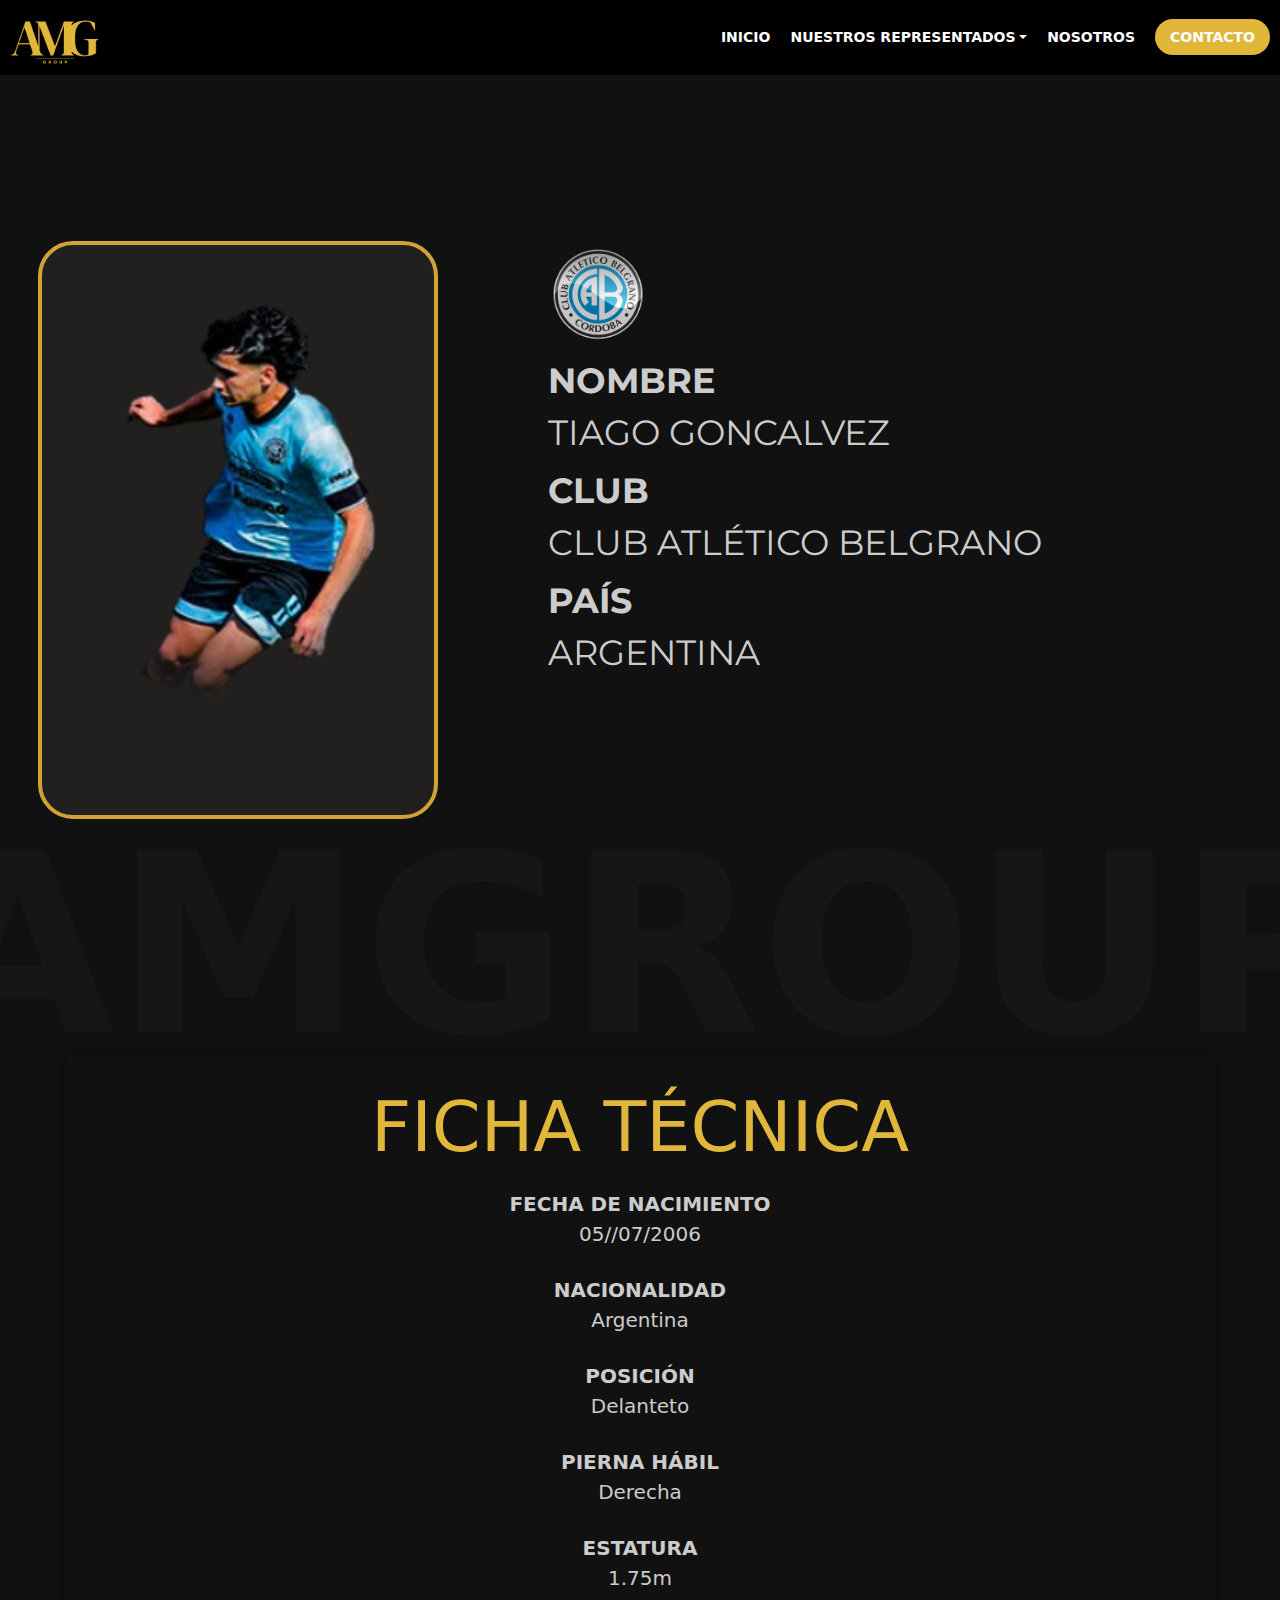
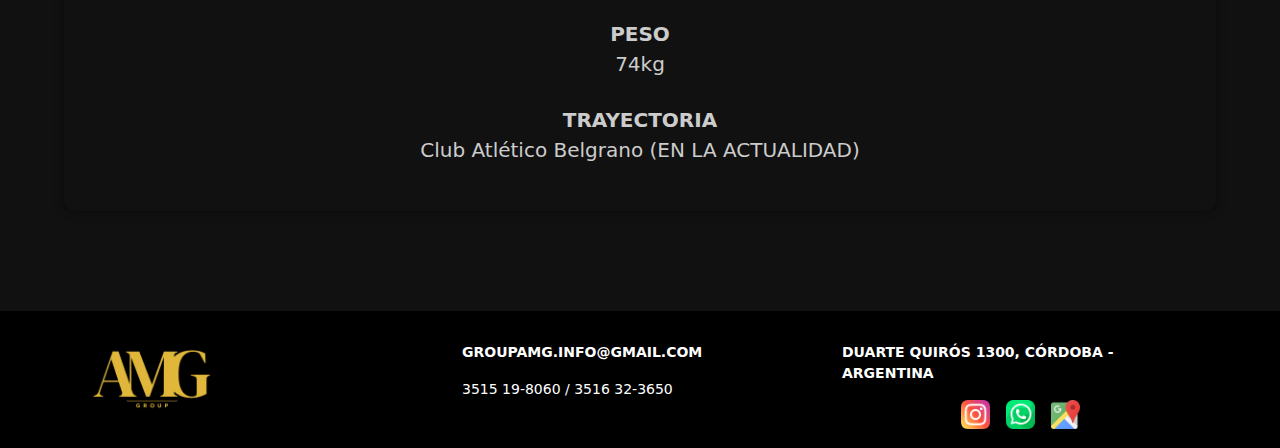
<file: fichaGoncalvez.html>
<!DOCTYPE html>
<html lang="es">
<head>
    <meta charset="UTF-8">
    <meta name="viewport" content="width=device-width, initial-scale=1.0">
    <title>AMG Group</title>
    <link rel="stylesheet" href="css/style.css">
    <link rel="stylesheet" href="css/ficha.css">
    <link rel="stylesheet" href="css/menu.css">
    <link
      href="https://fonts.googleapis.com/css2?family=Montserrat:wght@100..900&display=swap"
      rel="stylesheet"
    />
    <link
      rel="stylesheet"
      href="https://cdn.jsdelivr.net/npm/bootstrap@5.3.0/dist/css/bootstrap.min.css"
    />
    <link
      href="https://cdn.jsdelivr.net/npm/bootstrap@5.0.2/dist/css/bootstrap.min.css"
      rel="stylesheet"
    />

    <link rel="preconnect" href="https://fonts.googleapis.com">
    <link rel="preconnect" href="https://fonts.gstatic.com" crossorigin>
    <link href="https://fonts.googleapis.com/css2?family=Montserrat:ital,wght@0,100..900;1,100..900&display=swap" rel="stylesheet">
    <link href="img/logo.png" rel="shortcut icon" />
</head>
<body>
   <!-- MENU -->
   <nav class="navbar navbar-expand-lg navbar-light" id="idMenu"></nav>
 
   <div class="countainer2">
            <div class="card-list1">
                <div class="card-item1">
                    <img src="img/TIAGO-GONCALVEZ.png" alt="AGUSTIN BONO" class="user-image2">
                </div>  
            </div>
            <div class="player-info">
                <img class="club-logo" src="img/2371641-middle-removebg-preview.png" alt="Club logo">
                <p><span>NOMBRE</span><br>TIAGO GONCALVEZ</p>
                <p><span>CLUB</span><br>CLUB ATLÉTICO BELGRANO</p>
                <p><span>PAÍS</span><br>ARGENTINA</p>
            </div>
    </div>

    <div class="texto-fondo8">AMGROUP</div>
    
   <div class="body7">
        <div class="container22">
            <div class="info">
                <h2>FICHA TÉCNICA</h2>
                <p><strong>FECHA DE NACIMIENTO</strong><br>05//07/2006</p>
                <p><strong>NACIONALIDAD</strong><br>Argentina</p>
                <p><strong>POSICIÓN</strong><br>Delanteto</p>
                <p><strong>PIERNA HÁBIL</strong><br>Derecha</p>
                <p><strong>ESTATURA</strong><br>1.75m</p>
                <p><strong>PESO</strong><br>74kg</p>
                <p><strong>TRAYECTORIA</strong><br>Club Atlético Belgrano (EN LA ACTUALIDAD)</p>
            </div>
        </div>
    </div>      

</body>
<script type="module" src="js/navFooter.js"></script>
<script>
    function toggleIcon(details) {
      const icon = details.querySelector("summary span");
      icon.innerHTML = details.open ? "&#708;" : "&#709;";
    }
    function toggleMenu() {
      document.querySelector(".nav-links").classList.toggle("show");
    }
    function ampliarImagen(img) {
      const modal = document.getElementById("modal");
      const modalImg = document.getElementById("modal-img");
  
      modal.style.display = "flex";
      modalImg.src = img.src;
    }
  
    function cerrarModal() {
      document.getElementById("modal").style.display = "none";
    }
  
    // Cerrar modal si se hace clic fuera de la imagen
    document
      .getElementById("modal")
      .addEventListener("click", function (event) {
        if (event.target === this) {
          cerrarModal();
        }
    });
</script>
</html>
</file>
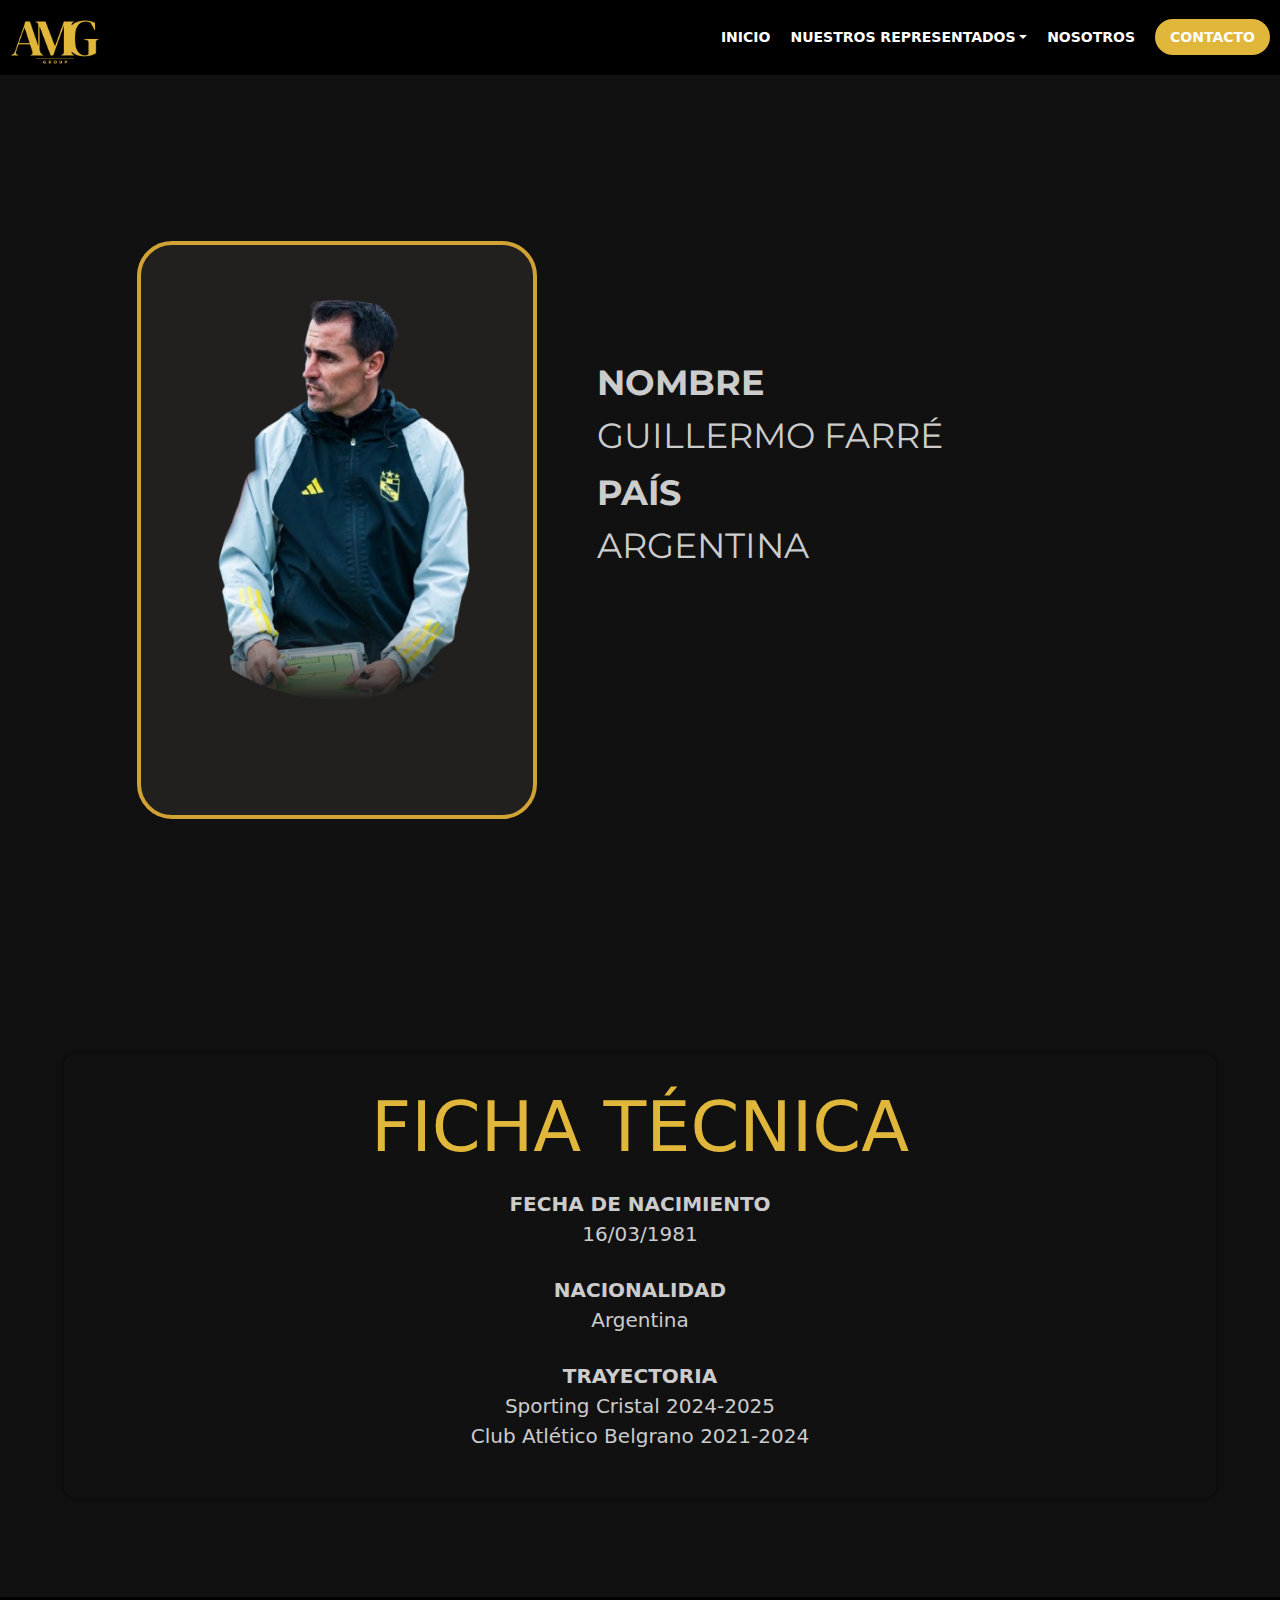
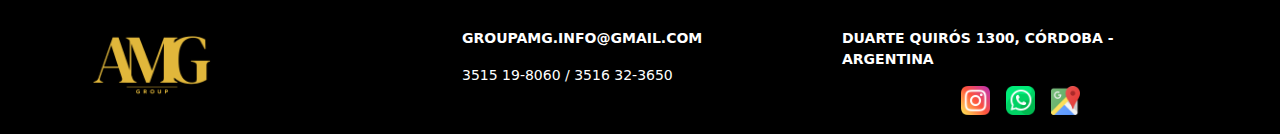
<file: fichaguillermo.html>
<!DOCTYPE html>
<html lang="es">
<head>
    <meta charset="UTF-8">
    <meta name="viewport" content="width=device-width, initial-scale=1.0">
    <title>AMG Group</title>
    <link rel="stylesheet" href="css/style.css">
    <link rel="stylesheet" href="css/ficha.css">
    <link rel="stylesheet" href="css/menu.css">
    <link
      href="https://fonts.googleapis.com/css2?family=Montserrat:wght@100..900&display=swap"
      rel="stylesheet"
    />
    <link
      rel="stylesheet"
      href="https://cdn.jsdelivr.net/npm/bootstrap@5.3.0/dist/css/bootstrap.min.css"
    />
    <link
      href="https://cdn.jsdelivr.net/npm/bootstrap@5.0.2/dist/css/bootstrap.min.css"
      rel="stylesheet"
    />

    <link rel="preconnect" href="https://fonts.googleapis.com">
    <link rel="preconnect" href="https://fonts.gstatic.com" crossorigin>
    <link href="https://fonts.googleapis.com/css2?family=Montserrat:ital,wght@0,100..900;1,100..900&display=swap" rel="stylesheet">
    <link href="img/logo.png" rel="shortcut icon" />
</head>
<body>
   <!-- MENU -->
   <nav class="navbar navbar-expand-lg navbar-light" id="idMenu"></nav>
 
   <div class="countainer2">
            <div class="card-list1">
                <div class="card-item1">
                    <img src="img/GUILLERMO.png" alt="AGUSTIN BONO" class="user-image2">
                </div>  
            </div>
            <div class="dt-info">
                <!-- <img class="club-logo" src="img/sporting.png" alt="Club logo"> -->
                <p><span>NOMBRE</span><br>GUILLERMO FARRÉ</p>
                <!-- <p><span>CLUB</span><br>SPORTING CRISTAL</p> -->
                <p><span>PAÍS</span><br>ARGENTINA</p>
            </div>
    </div>

    
   <div class="body7">
        <div class="container22">
            <div class="info">
                <h2>FICHA TÉCNICA</h2>
                <p><strong>FECHA DE NACIMIENTO</strong><br>16/03/1981</p>
                <p><strong>NACIONALIDAD</strong><br>Argentina</p>
                <p><strong>TRAYECTORIA</strong><br>Sporting Cristal 2024-2025<br>Club Atlético Belgrano 2021-2024</p>
            </div>
        </div>
    </div>      

</body>
<script type="module" src="js/navFooter.js"></script>
<script>
    function toggleIcon(details) {
      const icon = details.querySelector("summary span");
      icon.innerHTML = details.open ? "&#708;" : "&#709;";
    }
    function toggleMenu() {
      document.querySelector(".nav-links").classList.toggle("show");
    }
    function ampliarImagen(img) {
      const modal = document.getElementById("modal");
      const modalImg = document.getElementById("modal-img");
  
      modal.style.display = "flex";
      modalImg.src = img.src;
    }
  
    function cerrarModal() {
      document.getElementById("modal").style.display = "none";
    }
  
    // Cerrar modal si se hace clic fuera de la imagen
    document
      .getElementById("modal")
      .addEventListener("click", function (event) {
        if (event.target === this) {
          cerrarModal();
        }
    });
</script>
</html>
</file>
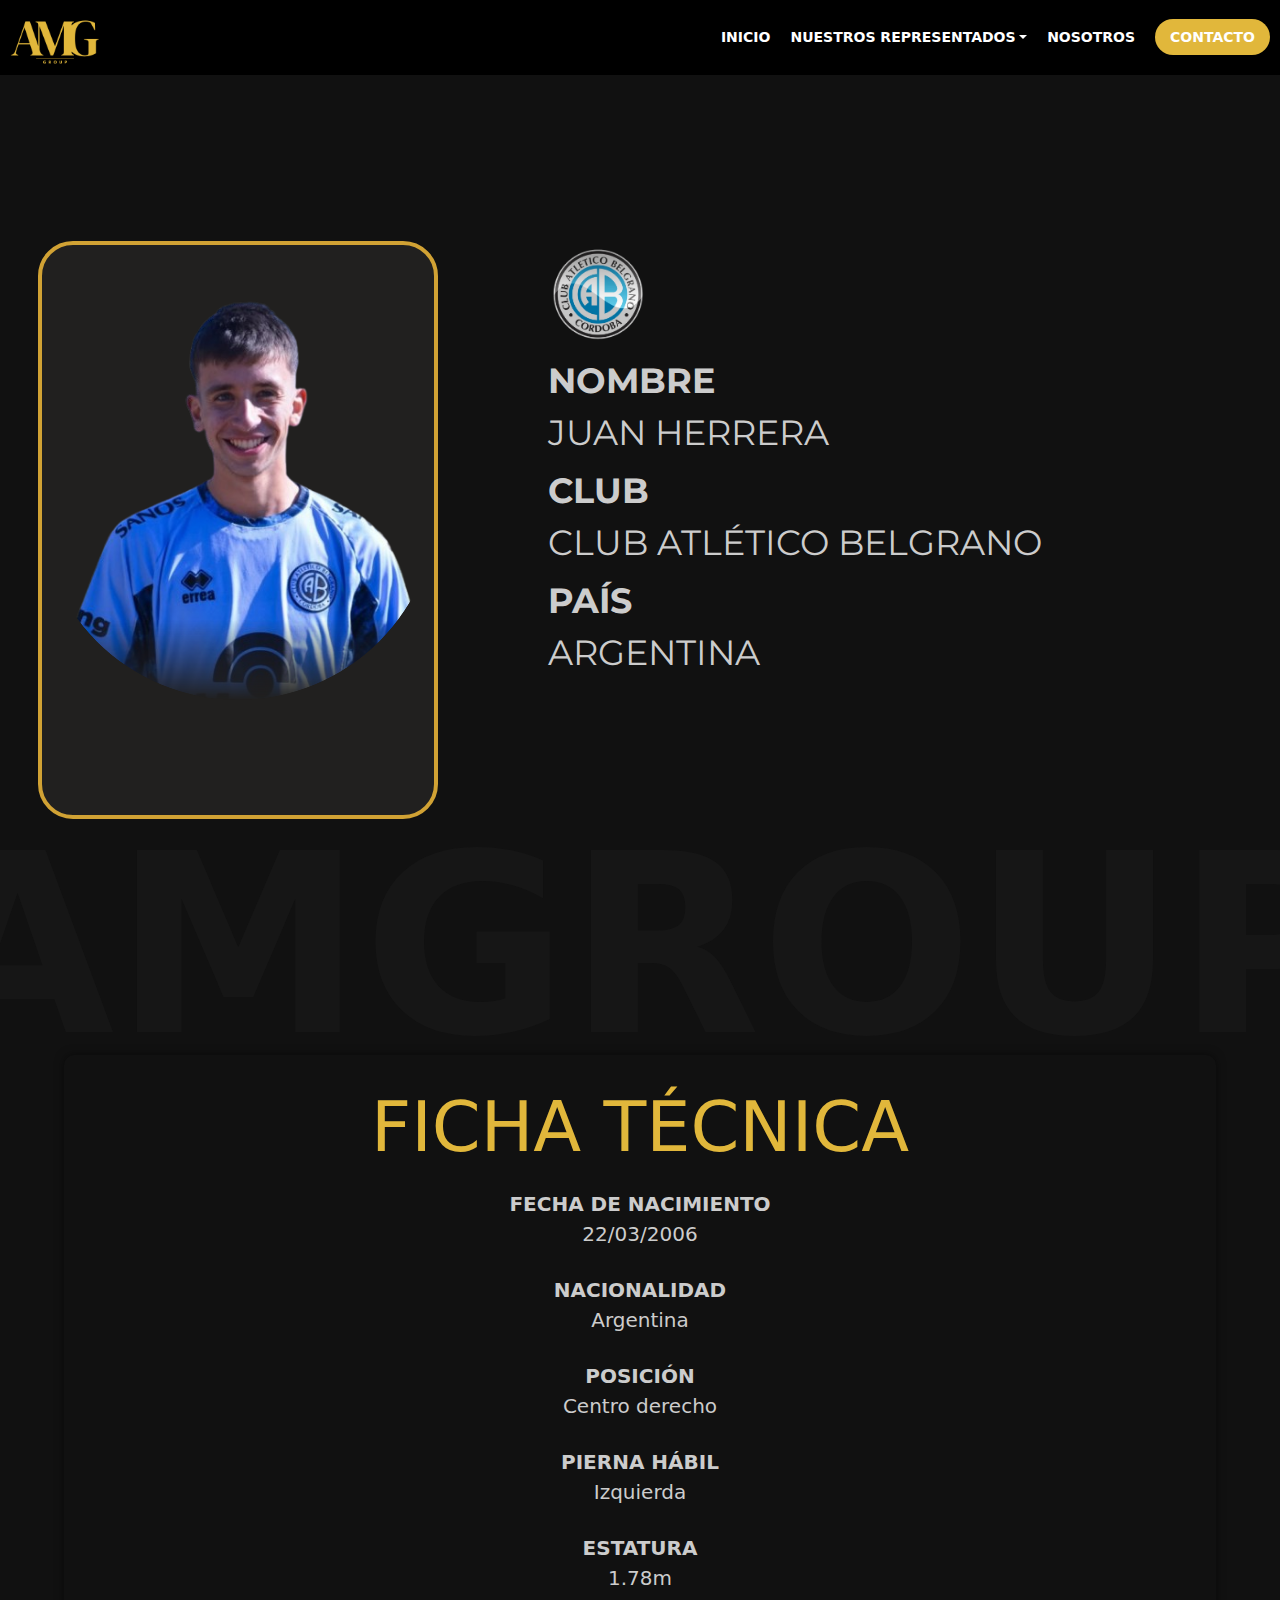
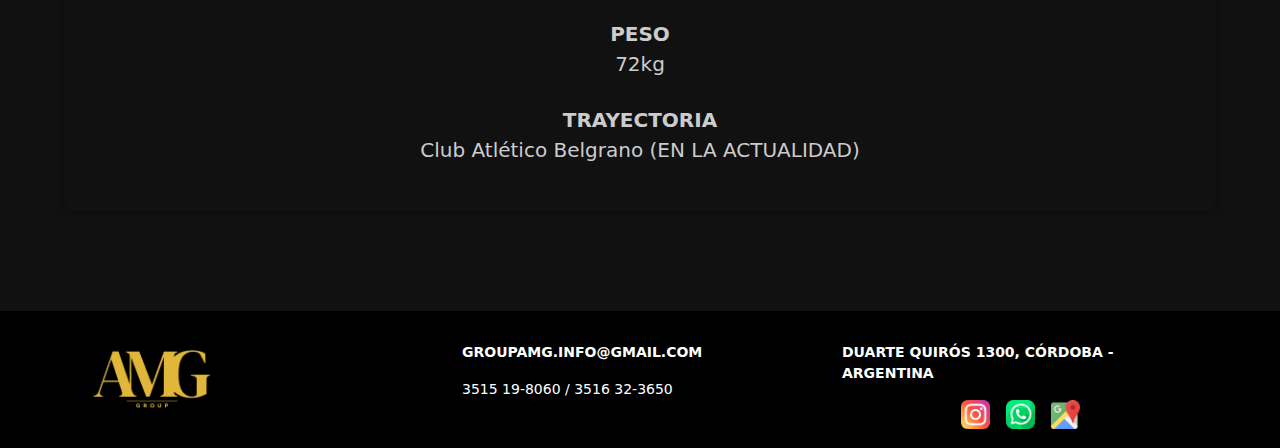
<file: fichaHerrera.html>
<!DOCTYPE html>
<html lang="es">
<head>
    <meta charset="UTF-8">
    <meta name="viewport" content="width=device-width, initial-scale=1.0">
    <title>AMG Group</title>
    <link rel="stylesheet" href="css/style.css">
    <link rel="stylesheet" href="css/ficha.css">
    <link rel="stylesheet" href="css/menu.css">
    <link
      href="https://fonts.googleapis.com/css2?family=Montserrat:wght@100..900&display=swap"
      rel="stylesheet"
    />
    <link
      rel="stylesheet"
      href="https://cdn.jsdelivr.net/npm/bootstrap@5.3.0/dist/css/bootstrap.min.css"
    />
    <link
      href="https://cdn.jsdelivr.net/npm/bootstrap@5.0.2/dist/css/bootstrap.min.css"
      rel="stylesheet"
    />

    <link rel="preconnect" href="https://fonts.googleapis.com">
    <link rel="preconnect" href="https://fonts.gstatic.com" crossorigin>
    <link href="https://fonts.googleapis.com/css2?family=Montserrat:ital,wght@0,100..900;1,100..900&display=swap" rel="stylesheet">
    <link href="img/logo.png" rel="shortcut icon" />
</head>
<body>
   <!-- MENU -->
   <nav class="navbar navbar-expand-lg navbar-light" id="idMenu"></nav>
 
   <div class="countainer2">
            <div class="card-list1">
                <div class="card-item1">
                    <img src="img/JUANHERRERA_.png" alt="AGUSTIN BONO" class="user-image2">
                </div>  
            </div>
            <div class="player-info">
                <img class="club-logo" src="img/2371641-middle-removebg-preview.png" alt="Club logo">
                <p><span>NOMBRE</span><br>JUAN HERRERA</p>
                <p><span>CLUB</span><br>CLUB ATLÉTICO BELGRANO</p>
                <p><span>PAÍS</span><br>ARGENTINA</p>
            </div>
    </div>

    <div class="texto-fondo8">AMGROUP</div>
    
   <div class="body7">
        <div class="container22">
            <div class="info">
                <h2>FICHA TÉCNICA</h2>
                <p><strong>FECHA DE NACIMIENTO</strong><br>22/03/2006</p>
                <p><strong>NACIONALIDAD</strong><br>Argentina</p>
                <p><strong>POSICIÓN</strong><br>Centro derecho</p>
                <p><strong>PIERNA HÁBIL</strong><br>Izquierda</p>
                <p><strong>ESTATURA</strong><br>1.78m</p>
                <p><strong>PESO</strong><br>72kg</p>
                <p><strong>TRAYECTORIA</strong><br>Club Atlético Belgrano (EN LA ACTUALIDAD)</p>
            </div>
        </div>
    </div>      

</body>
<script type="module" src="js/navFooter.js"></script>
<script>
    function toggleIcon(details) {
      const icon = details.querySelector("summary span");
      icon.innerHTML = details.open ? "&#708;" : "&#709;";
    }
    function toggleMenu() {
      document.querySelector(".nav-links").classList.toggle("show");
    }
    function ampliarImagen(img) {
      const modal = document.getElementById("modal");
      const modalImg = document.getElementById("modal-img");
  
      modal.style.display = "flex";
      modalImg.src = img.src;
    }
  
    function cerrarModal() {
      document.getElementById("modal").style.display = "none";
    }
  
    // Cerrar modal si se hace clic fuera de la imagen
    document
      .getElementById("modal")
      .addEventListener("click", function (event) {
        if (event.target === this) {
          cerrarModal();
        }
    });
</script>
</html>
</file>
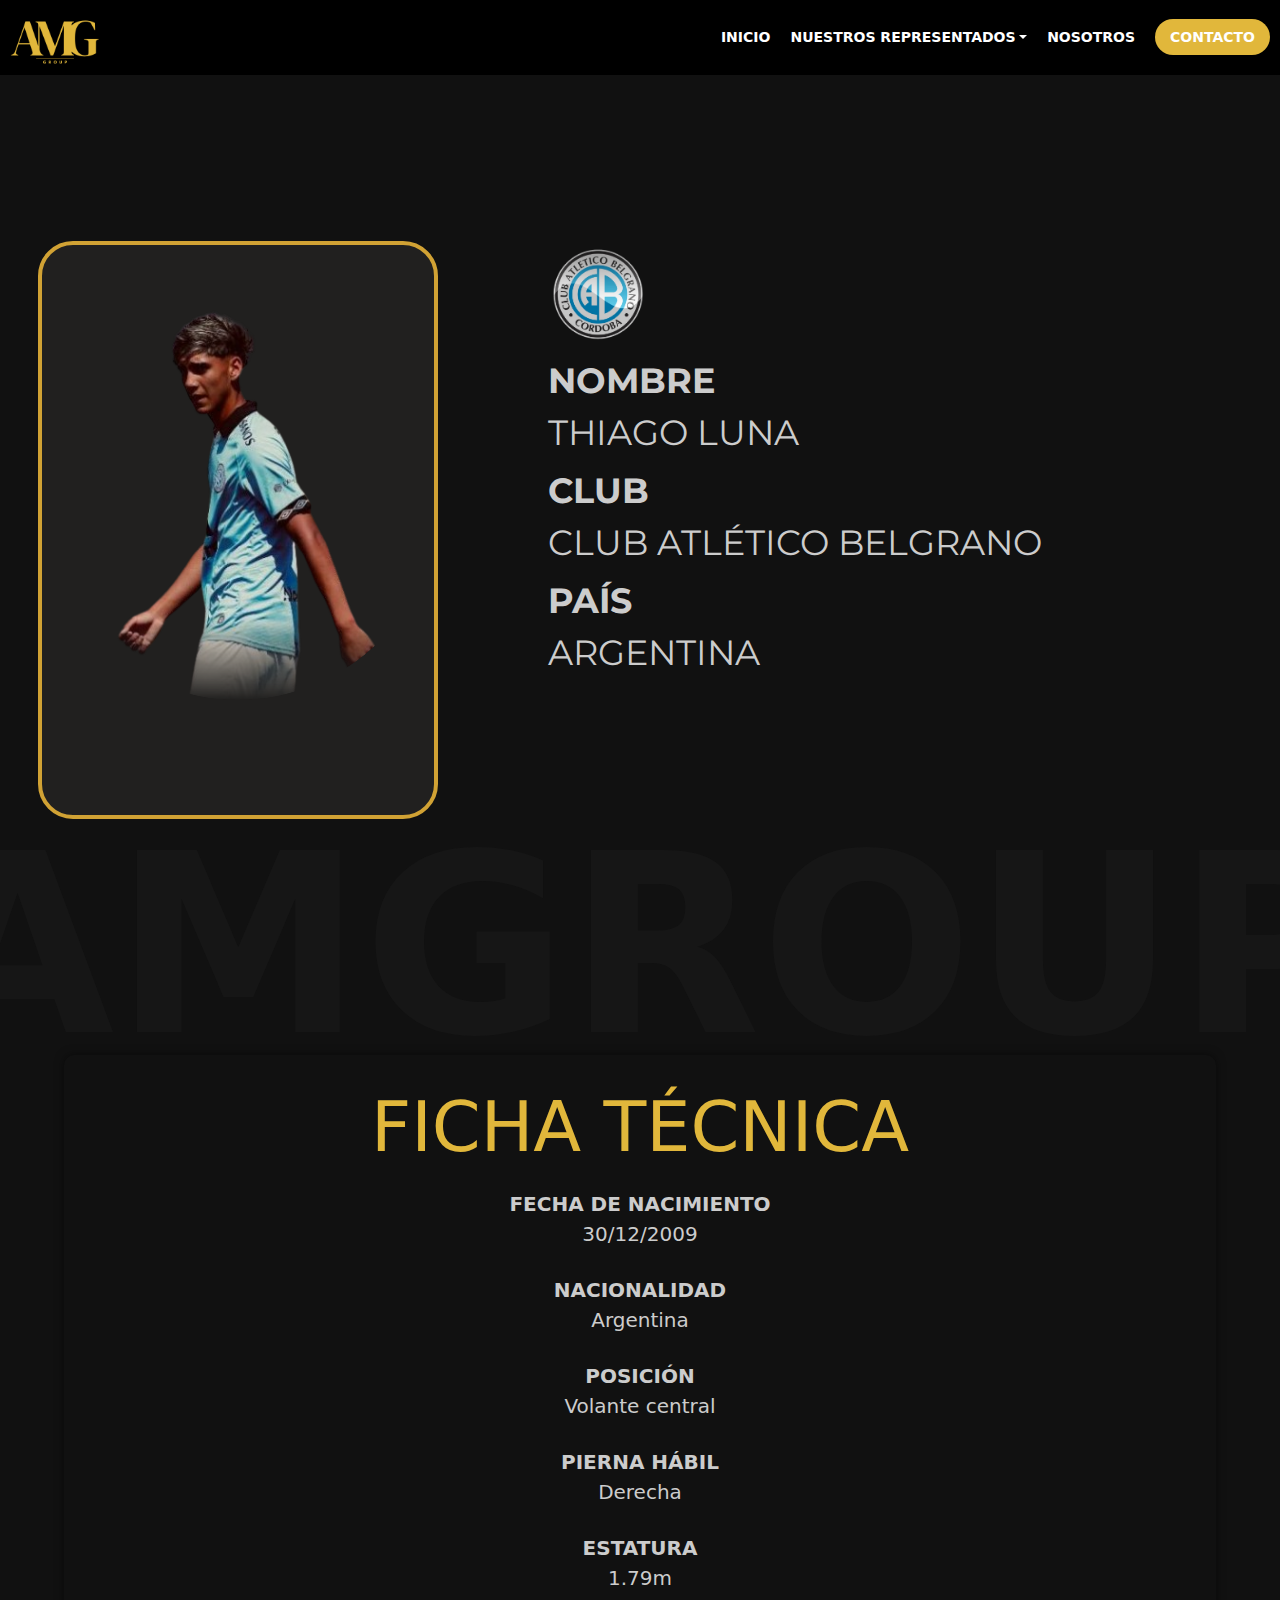
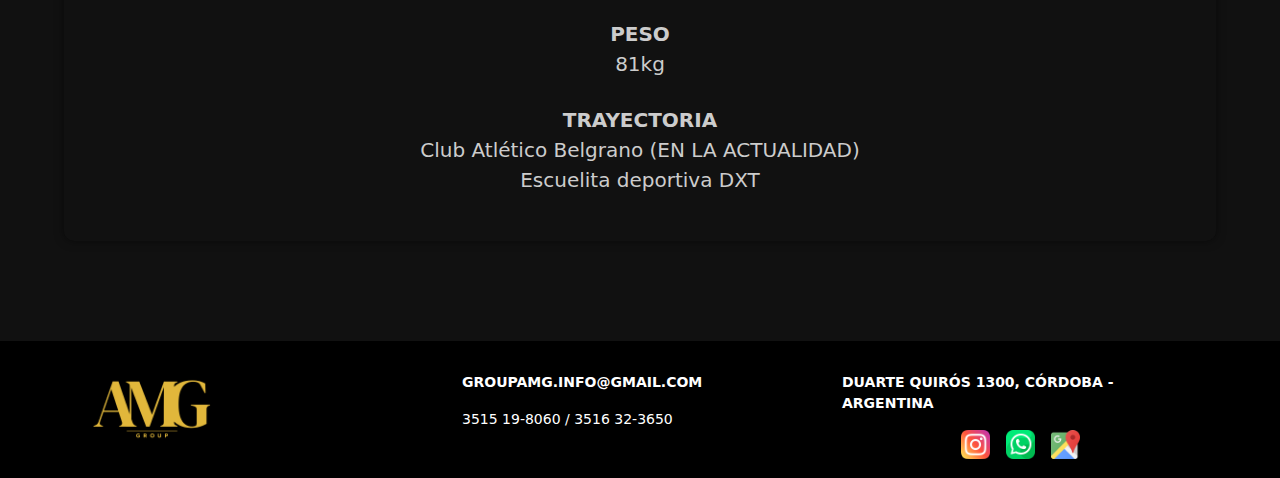
<file: fichaLuna.html>
<!DOCTYPE html>
<html lang="es">
<head>
    <meta charset="UTF-8">
    <meta name="viewport" content="width=device-width, initial-scale=1.0">
    <title>AMG Group</title>
    <link rel="stylesheet" href="css/style.css">
    <link rel="stylesheet" href="css/ficha.css">
    <link rel="stylesheet" href="css/menu.css">
    <link
      href="https://fonts.googleapis.com/css2?family=Montserrat:wght@100..900&display=swap"
      rel="stylesheet"
    />
    <link
      rel="stylesheet"
      href="https://cdn.jsdelivr.net/npm/bootstrap@5.3.0/dist/css/bootstrap.min.css"
    />
    <link
      href="https://cdn.jsdelivr.net/npm/bootstrap@5.0.2/dist/css/bootstrap.min.css"
      rel="stylesheet"
    />

    <link rel="preconnect" href="https://fonts.googleapis.com">
    <link rel="preconnect" href="https://fonts.gstatic.com" crossorigin>
    <link href="https://fonts.googleapis.com/css2?family=Montserrat:ital,wght@0,100..900;1,100..900&display=swap" rel="stylesheet">
    <link href="img/logo.png" rel="shortcut icon" />
</head>
<body>
   <!-- MENU -->
   <nav class="navbar navbar-expand-lg navbar-light" id="idMenu"></nav>
 
   <div class="countainer2">
            <div class="card-list1">
                <div class="card-item1">
                    <img src="img/THIAGOLUNA.png" alt="AGUSTIN BONO" class="user-image2">
                </div>  
            </div>
            <div class="player-info">
                <img class="club-logo" src="img/2371641-middle-removebg-preview.png" alt="Club logo">
                <p><span>NOMBRE</span><br>THIAGO LUNA</p>
                <p><span>CLUB</span><br>CLUB ATLÉTICO BELGRANO</p>
                <p><span>PAÍS</span><br>ARGENTINA</p>
            </div>
    </div>

    <div class="texto-fondo8">AMGROUP</div>
    
   <div class="body7">
        <div class="container22">
            <div class="info">
                <h2>FICHA TÉCNICA</h2>
                <p><strong>FECHA DE NACIMIENTO</strong><br>30/12/2009</p>
                <p><strong>NACIONALIDAD</strong><br>Argentina</p>
                <p><strong>POSICIÓN</strong><br>Volante central</p>
                <p><strong>PIERNA HÁBIL</strong><br>Derecha</p>
                <p><strong>ESTATURA</strong><br>1.79m</p>
                <p><strong>PESO</strong><br>81kg</p>
                <p><strong>TRAYECTORIA</strong><br>Club Atlético Belgrano (EN LA ACTUALIDAD)<br>Escuelita deportiva DXT</p>
            </div>
        </div>
    </div>      

</body>
<script type="module" src="js/navFooter.js"></script>
<script>
    function toggleIcon(details) {
      const icon = details.querySelector("summary span");
      icon.innerHTML = details.open ? "&#708;" : "&#709;";
    }
    function toggleMenu() {
      document.querySelector(".nav-links").classList.toggle("show");
    }
    function ampliarImagen(img) {
      const modal = document.getElementById("modal");
      const modalImg = document.getElementById("modal-img");
  
      modal.style.display = "flex";
      modalImg.src = img.src;
    }
  
    function cerrarModal() {
      document.getElementById("modal").style.display = "none";
    }
  
    // Cerrar modal si se hace clic fuera de la imagen
    document
      .getElementById("modal")
      .addEventListener("click", function (event) {
        if (event.target === this) {
          cerrarModal();
        }
    });
</script>
</html>
</file>
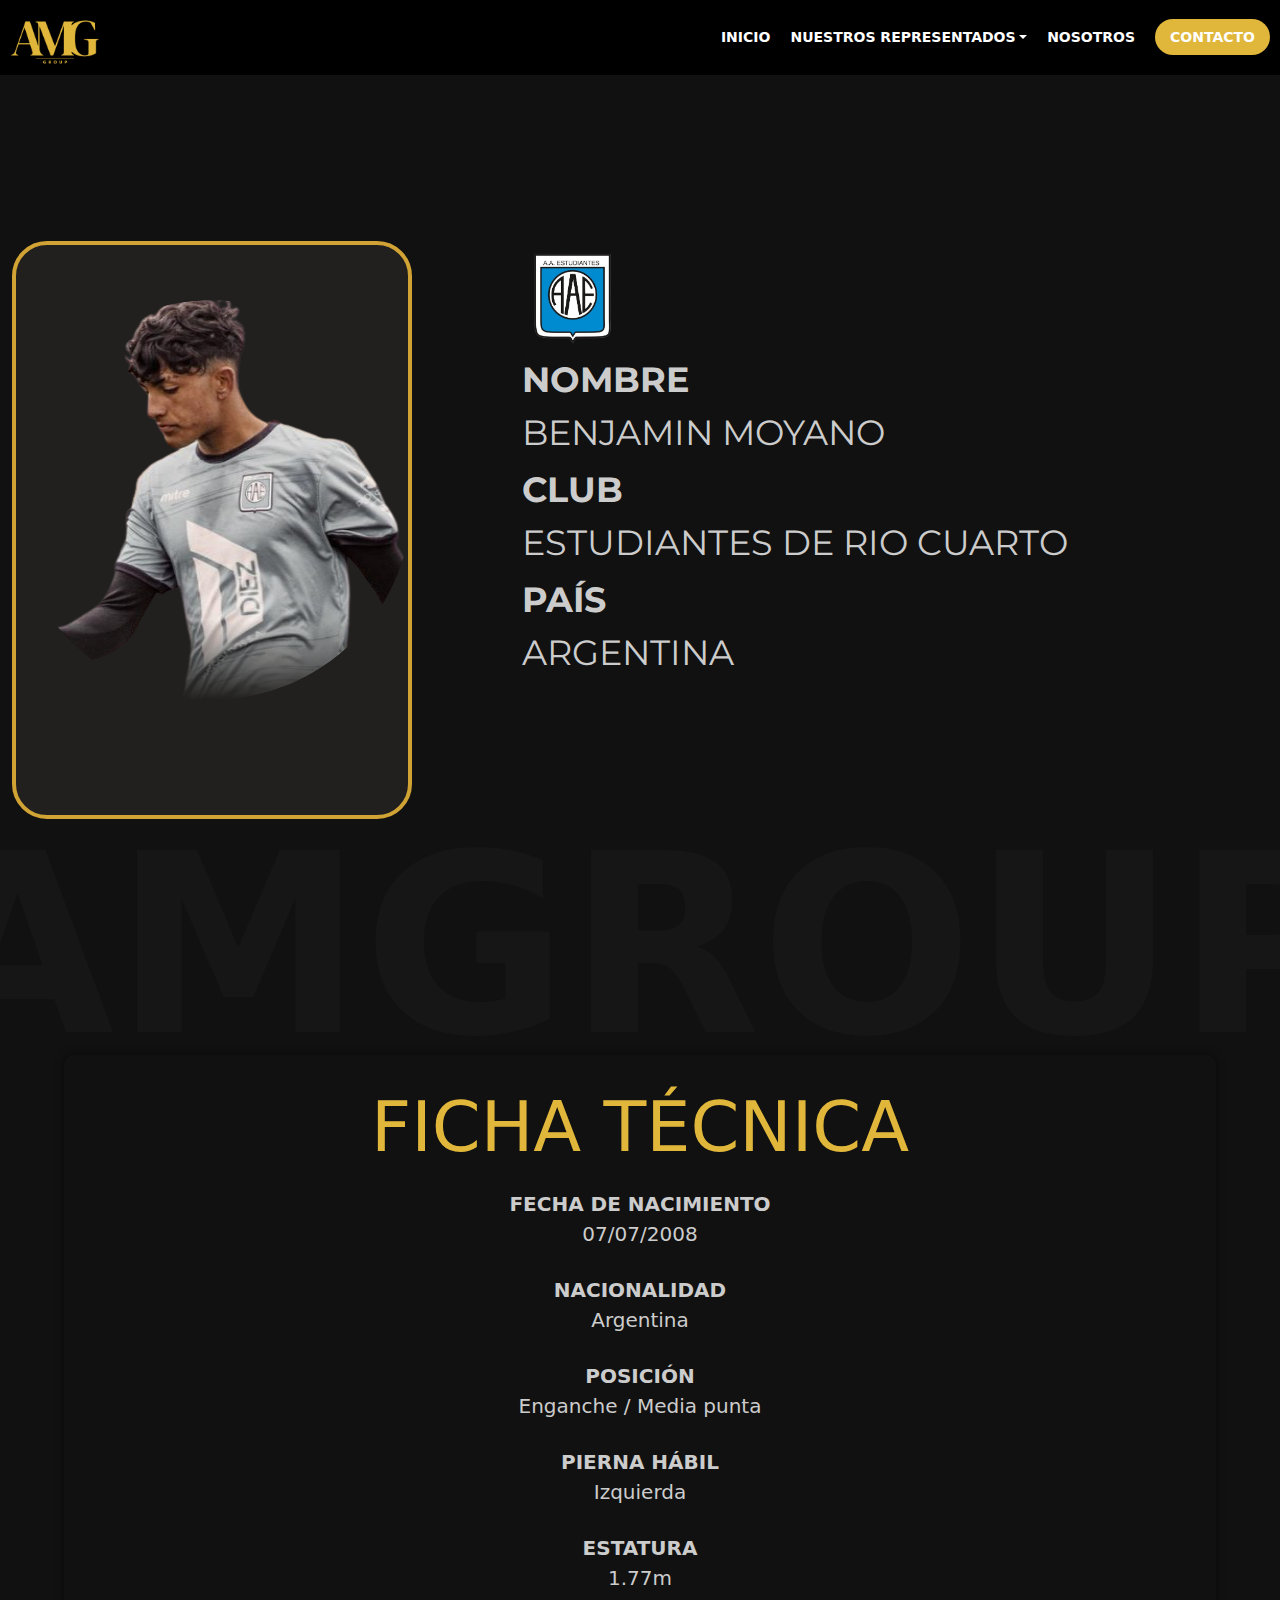
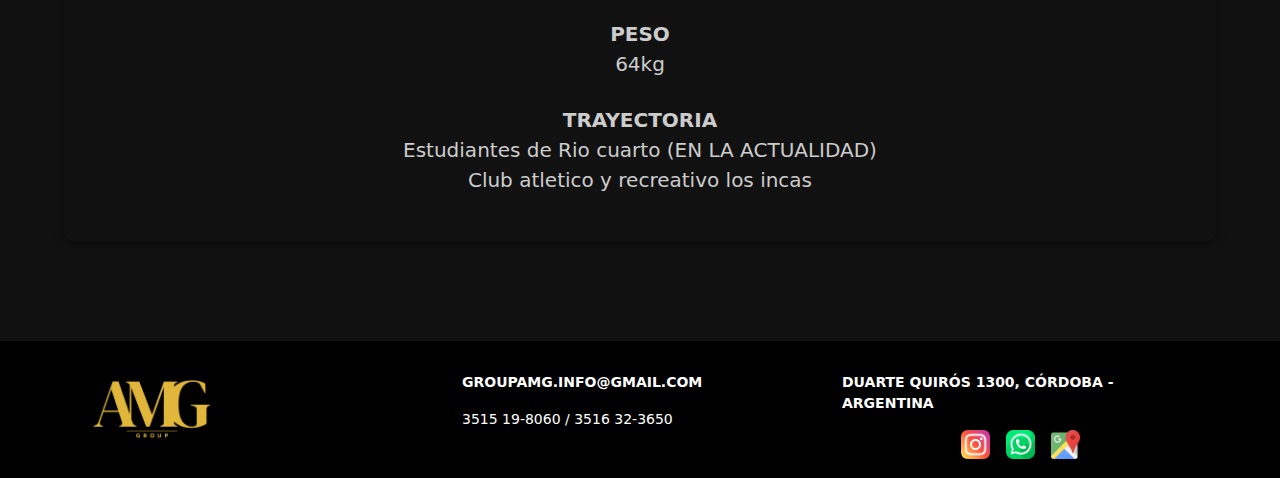
<file: fichaMoyano.html>
<!DOCTYPE html>
<html lang="es">
<head>
    <meta charset="UTF-8">
    <meta name="viewport" content="width=device-width, initial-scale=1.0">
    <title>AMG Group</title>
    <link rel="stylesheet" href="css/style.css">
    <link rel="stylesheet" href="css/ficha.css">
    <link rel="stylesheet" href="css/menu.css">
    <link
      href="https://fonts.googleapis.com/css2?family=Montserrat:wght@100..900&display=swap"
      rel="stylesheet"
    />
    <link
      rel="stylesheet"
      href="https://cdn.jsdelivr.net/npm/bootstrap@5.3.0/dist/css/bootstrap.min.css"
    />
    <link
      href="https://cdn.jsdelivr.net/npm/bootstrap@5.0.2/dist/css/bootstrap.min.css"
      rel="stylesheet"
    />

    <link rel="preconnect" href="https://fonts.googleapis.com">
    <link rel="preconnect" href="https://fonts.gstatic.com" crossorigin>
    <link href="https://fonts.googleapis.com/css2?family=Montserrat:ital,wght@0,100..900;1,100..900&display=swap" rel="stylesheet">
    <link href="img/logo.png" rel="shortcut icon" />
</head>
<body>
   <!-- MENU -->
   <nav class="navbar navbar-expand-lg navbar-light" id="idMenu"></nav>
 
   <div class="countainer2">
            <div class="card-list1">
                <div class="card-item1">
                    <img src="img/BENJAMINMOYANO.png" alt="AGUSTIN BONO" class="user-image2">
                </div>  
            </div>
            <div class="player-info">
                <img class="club-logo" src="img/ESTUDIANTES-removebg-preview.png" alt="Club logo">
                <p><span>NOMBRE</span><br>BENJAMIN MOYANO</p>
                <p><span>CLUB</span><br>ESTUDIANTES DE RIO CUARTO</p>
                <p><span>PAÍS</span><br>ARGENTINA</p>
            </div>
    </div>

    <div class="texto-fondo8">AMGROUP</div>
    
   <div class="body7">
        <div class="container22">
            <div class="info">
                <h2>FICHA TÉCNICA</h2>
                <p><strong>FECHA DE NACIMIENTO</strong><br>07/07/2008</p>
                <p><strong>NACIONALIDAD</strong><br>Argentina</p>
                <p><strong>POSICIÓN</strong><br>Enganche / Media punta</p>
                <p><strong>PIERNA HÁBIL</strong><br>Izquierda</p>
                <p><strong>ESTATURA</strong><br>1.77m</p>
                <p><strong>PESO</strong><br>64kg</p>
                <p><strong>TRAYECTORIA</strong><br>Estudiantes de Rio cuarto (EN LA ACTUALIDAD)<br>Club atletico y recreativo los incas</p>
            </div>
        </div>
    </div>      

</body>
<script type="module" src="js/navFooter.js"></script>
<script>
    function toggleIcon(details) {
      const icon = details.querySelector("summary span");
      icon.innerHTML = details.open ? "&#708;" : "&#709;";
    }
    function toggleMenu() {
      document.querySelector(".nav-links").classList.toggle("show");
    }
    function ampliarImagen(img) {
      const modal = document.getElementById("modal");
      const modalImg = document.getElementById("modal-img");
  
      modal.style.display = "flex";
      modalImg.src = img.src;
    }
  
    function cerrarModal() {
      document.getElementById("modal").style.display = "none";
    }
  
    // Cerrar modal si se hace clic fuera de la imagen
    document
      .getElementById("modal")
      .addEventListener("click", function (event) {
        if (event.target === this) {
          cerrarModal();
        }
    });
</script>
</html>
</file>
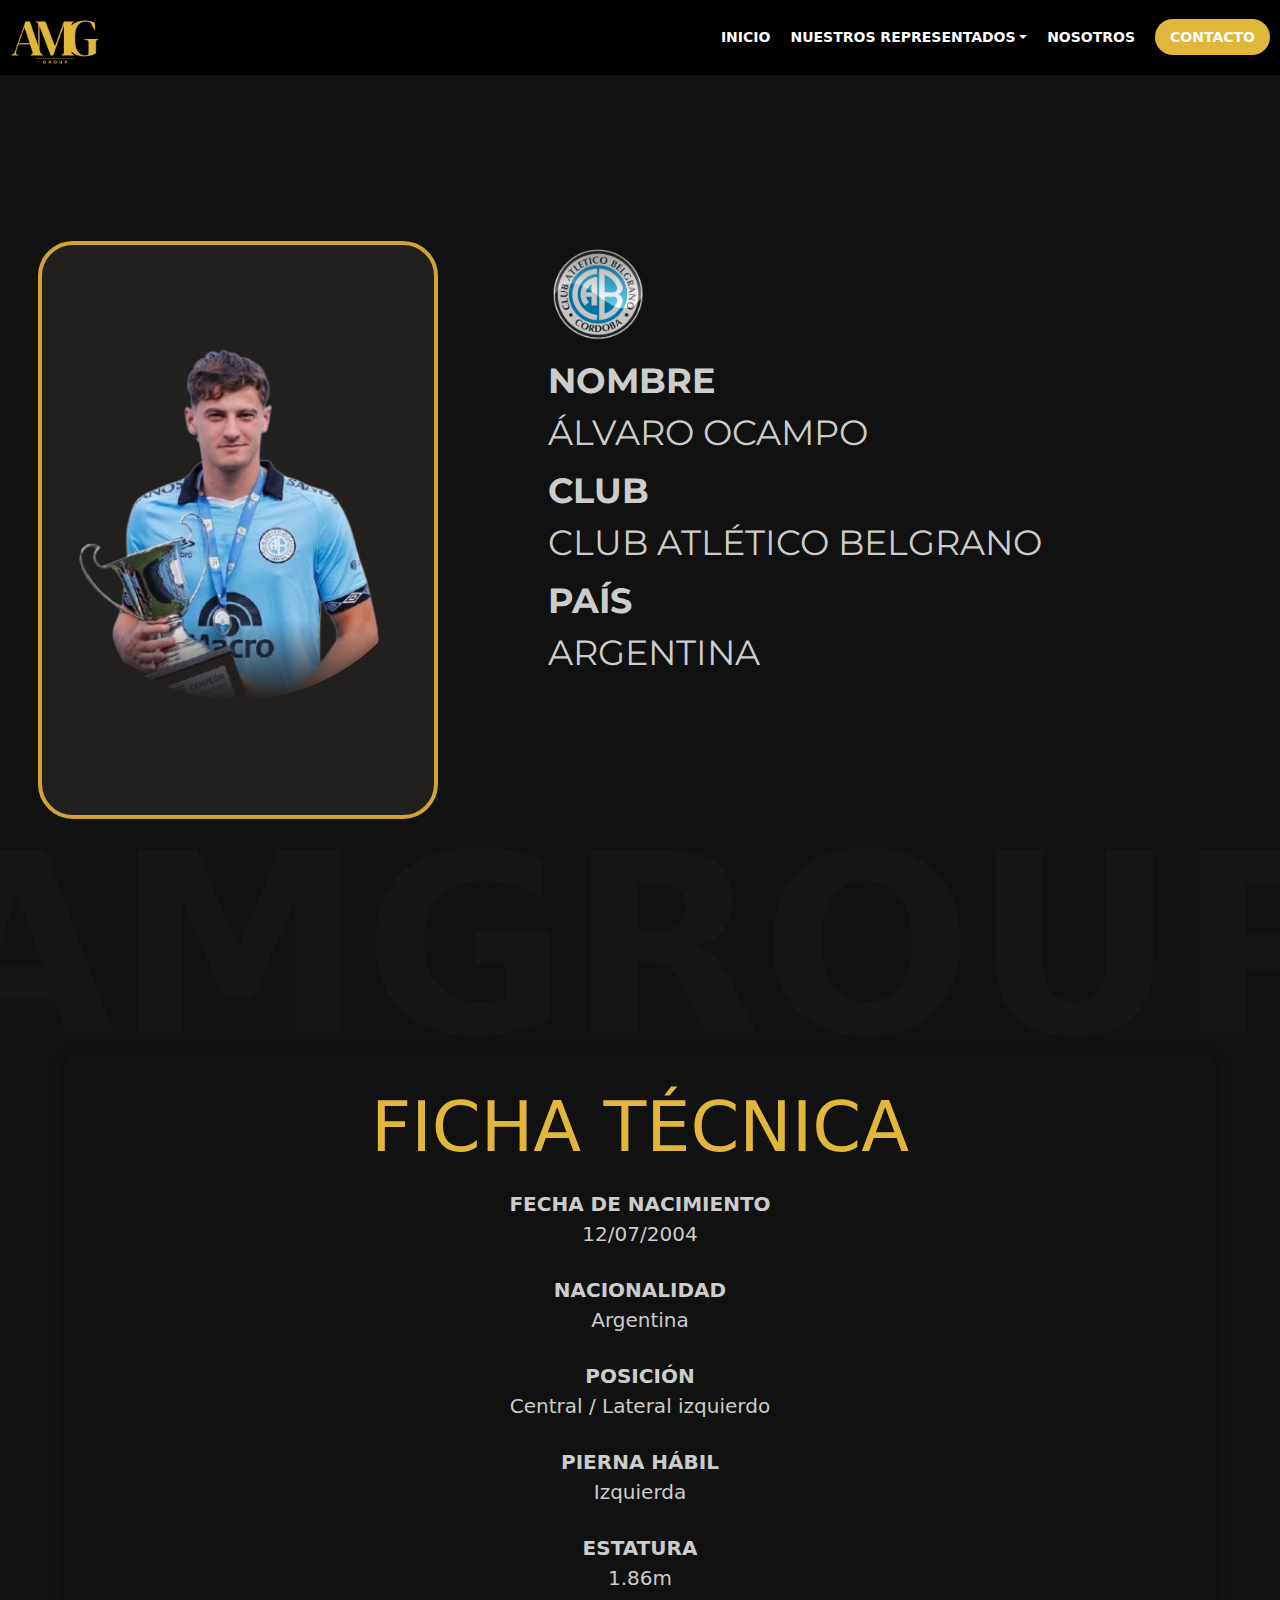
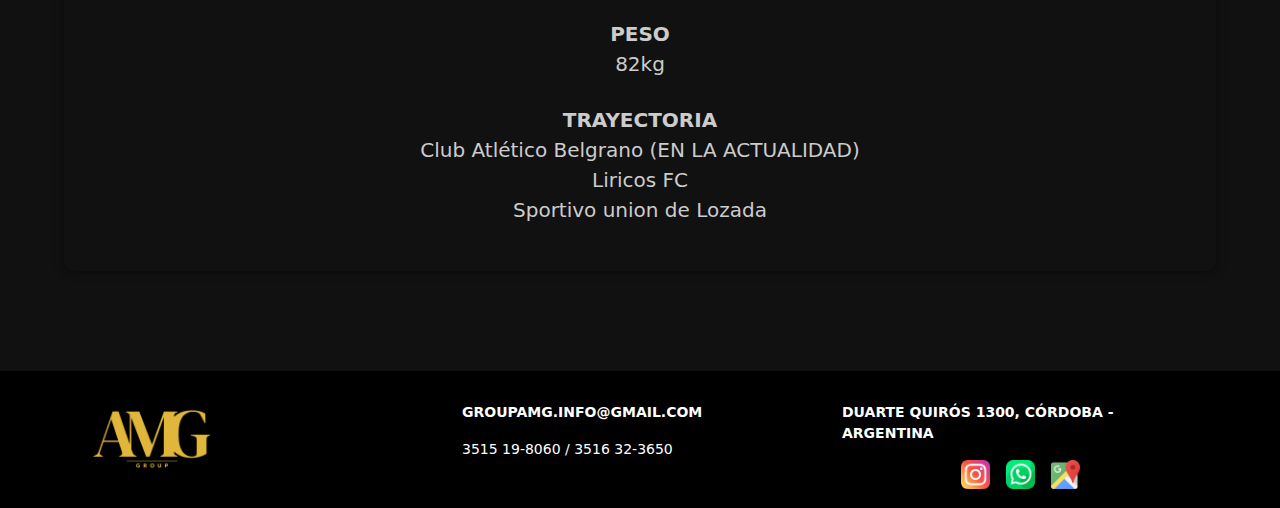
<file: fichaOcampo.html>
<!DOCTYPE html>
<html lang="es">
<head>
    <meta charset="UTF-8">
    <meta name="viewport" content="width=device-width, initial-scale=1.0">
    <title>AMG Group</title>
    <link rel="stylesheet" href="css/style.css">
    <link rel="stylesheet" href="css/ficha.css">
    <link rel="stylesheet" href="css/menu.css">
    <link
      href="https://fonts.googleapis.com/css2?family=Montserrat:wght@100..900&display=swap"
      rel="stylesheet"
    />
    <link
      rel="stylesheet"
      href="https://cdn.jsdelivr.net/npm/bootstrap@5.3.0/dist/css/bootstrap.min.css"
    />
    <link
      href="https://cdn.jsdelivr.net/npm/bootstrap@5.0.2/dist/css/bootstrap.min.css"
      rel="stylesheet"
    />

    <link rel="preconnect" href="https://fonts.googleapis.com">
    <link rel="preconnect" href="https://fonts.gstatic.com" crossorigin>
    <link href="https://fonts.googleapis.com/css2?family=Montserrat:ital,wght@0,100..900;1,100..900&display=swap" rel="stylesheet">
    <link href="img/logo.png" rel="shortcut icon" />
</head>
<body>
   <!-- MENU -->
   <nav class="navbar navbar-expand-lg navbar-light" id="idMenu"></nav>
 
   <div class="countainer2">
            <div class="card-list1">
                <div class="card-item1">
                    <img src="img/ALVARO-OCAMPO.png" alt="AGUSTIN BONO" class="user-image2">
                </div>  
            </div>
            <div class="player-info">
                <img class="club-logo" src="img/2371641-middle-removebg-preview.png" alt="Club logo">
                <p><span>NOMBRE</span><br>ÁLVARO OCAMPO</p>
                <p><span>CLUB</span><br>CLUB ATLÉTICO BELGRANO</p>
                <p><span>PAÍS</span><br>ARGENTINA</p>
            </div>
    </div>

    <div class="texto-fondo8">AMGROUP</div>
    
   <div class="body7">
        <div class="container22">
            <div class="info">
                <h2>FICHA TÉCNICA</h2>
                <p><strong>FECHA DE NACIMIENTO</strong><br>12/07/2004</p>
                <p><strong>NACIONALIDAD</strong><br>Argentina</p>
                <p><strong>POSICIÓN</strong><br>Central / Lateral izquierdo</p>
                <p><strong>PIERNA HÁBIL</strong><br>Izquierda</p>
                <p><strong>ESTATURA</strong><br>1.86m</p>
                <p><strong>PESO</strong><br>82kg</p>
                <p><strong>TRAYECTORIA</strong><br>Club Atlético Belgrano (EN LA ACTUALIDAD)<br>Liricos FC<br>Sportivo union de Lozada</p>
            </div>
        </div>
    </div>      

</body>
<script type="module" src="js/navFooter.js"></script>
<script>
    function toggleIcon(details) {
      const icon = details.querySelector("summary span");
      icon.innerHTML = details.open ? "&#708;" : "&#709;";
    }
    function toggleMenu() {
      document.querySelector(".nav-links").classList.toggle("show");
    }
    function ampliarImagen(img) {
      const modal = document.getElementById("modal");
      const modalImg = document.getElementById("modal-img");
  
      modal.style.display = "flex";
      modalImg.src = img.src;
    }
  
    function cerrarModal() {
      document.getElementById("modal").style.display = "none";
    }
  
    // Cerrar modal si se hace clic fuera de la imagen
    document
      .getElementById("modal")
      .addEventListener("click", function (event) {
        if (event.target === this) {
          cerrarModal();
        }
    });
</script>
</html>
</file>
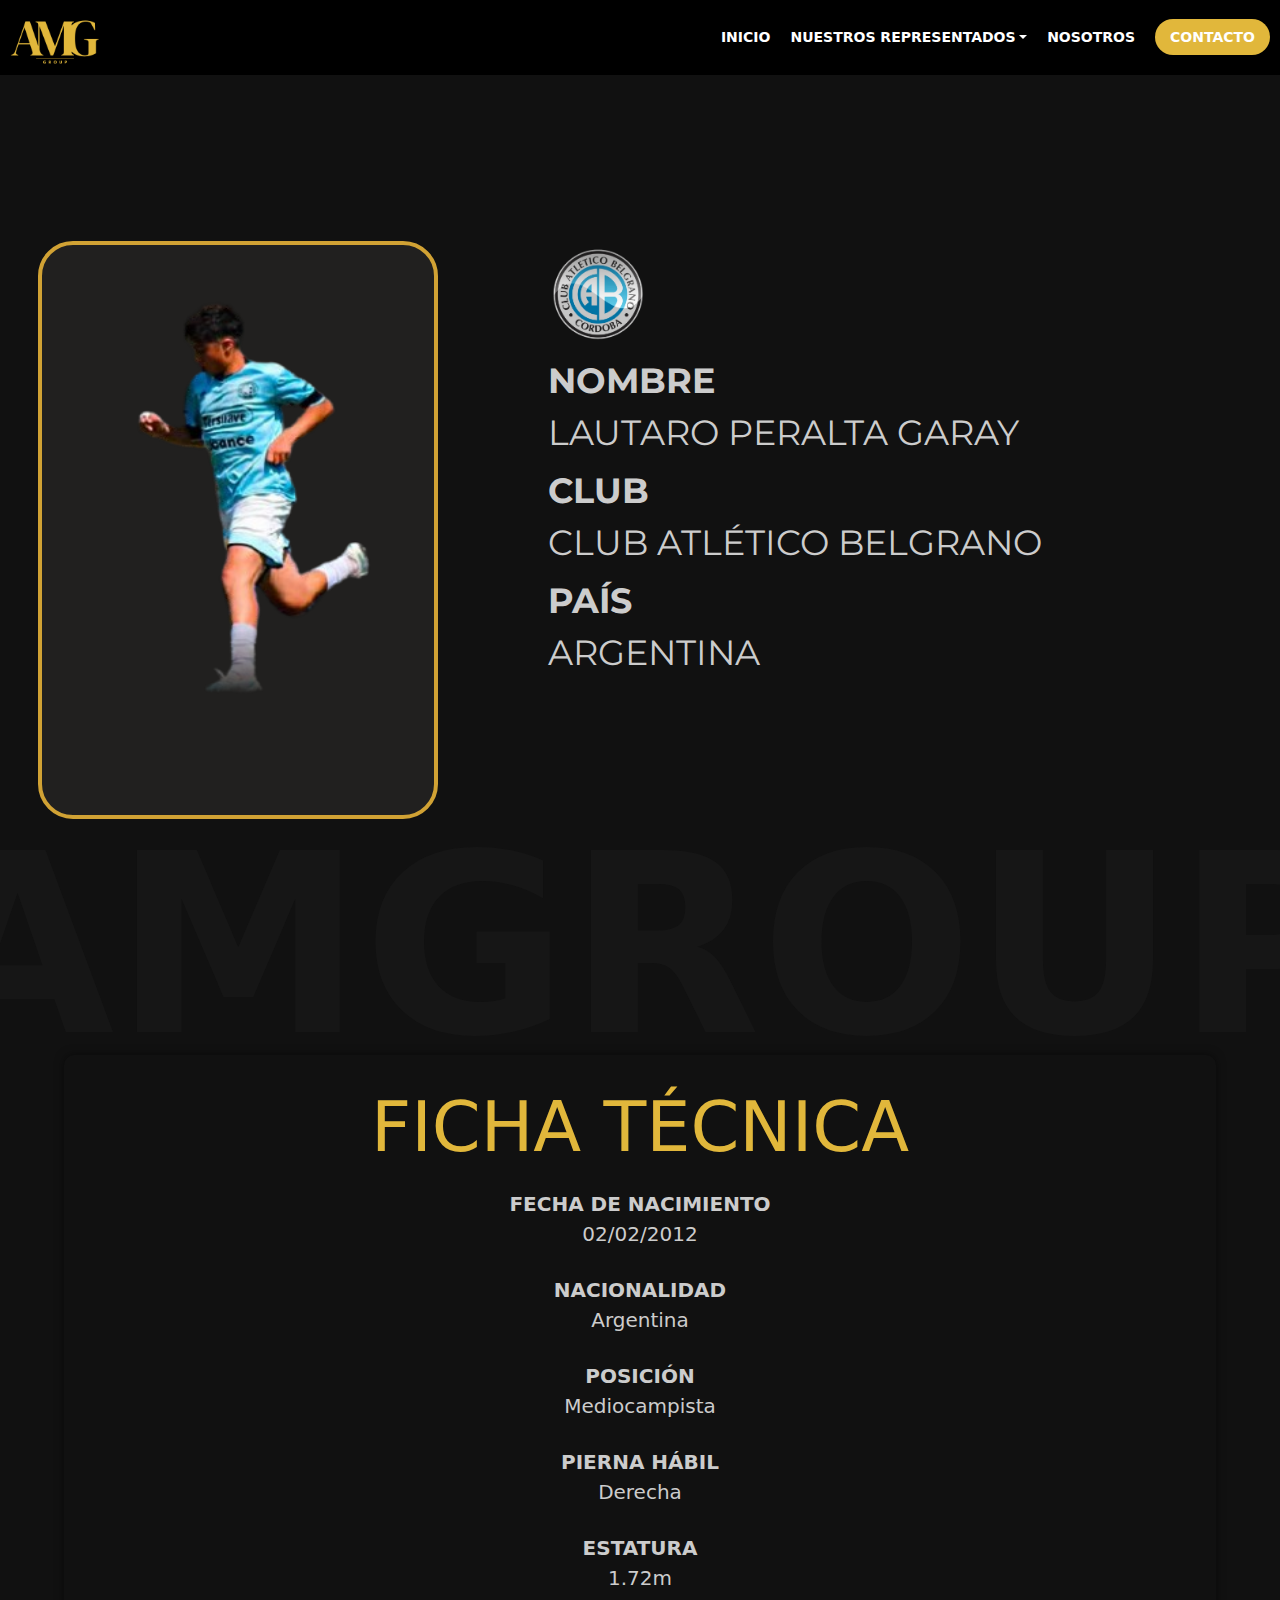
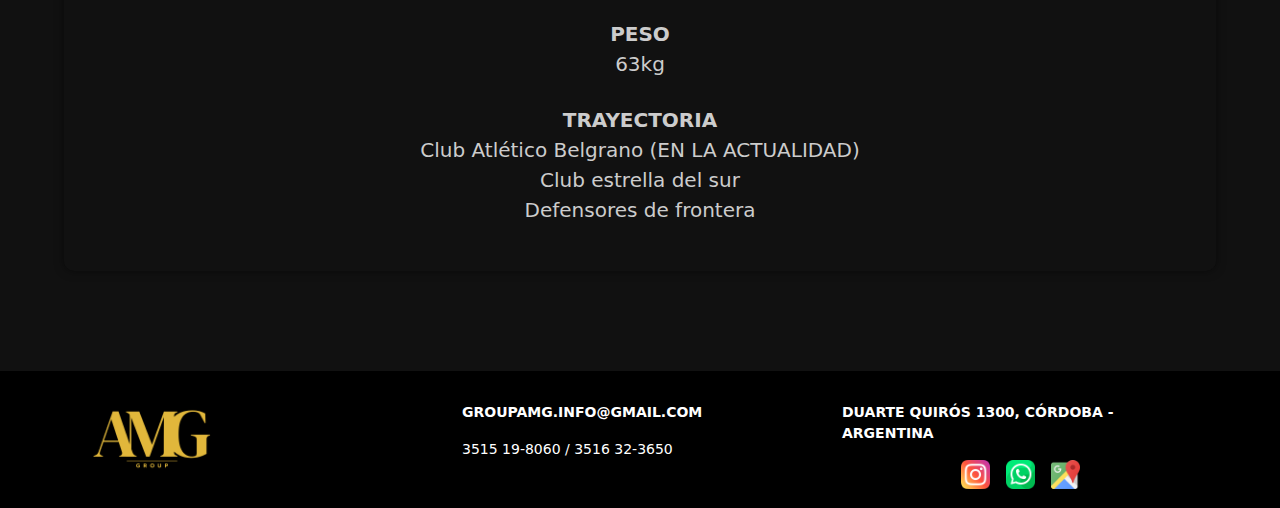
<file: fichaPeralta.html>
<!DOCTYPE html>
<html lang="es">
<head>
    <meta charset="UTF-8">
    <meta name="viewport" content="width=device-width, initial-scale=1.0">
    <title>AMG Group</title>
    <link rel="stylesheet" href="css/style.css">
    <link rel="stylesheet" href="css/ficha.css">
    <link rel="stylesheet" href="css/menu.css">
    <link
      href="https://fonts.googleapis.com/css2?family=Montserrat:wght@100..900&display=swap"
      rel="stylesheet"
    />
    <link
      rel="stylesheet"
      href="https://cdn.jsdelivr.net/npm/bootstrap@5.3.0/dist/css/bootstrap.min.css"
    />
    <link
      href="https://cdn.jsdelivr.net/npm/bootstrap@5.0.2/dist/css/bootstrap.min.css"
      rel="stylesheet"
    />

    <link rel="preconnect" href="https://fonts.googleapis.com">
    <link rel="preconnect" href="https://fonts.gstatic.com" crossorigin>
    <link href="https://fonts.googleapis.com/css2?family=Montserrat:ital,wght@0,100..900;1,100..900&display=swap" rel="stylesheet">
    <link href="img/logo.png" rel="shortcut icon" />
</head>
<body>
   <!-- MENU -->
   <nav class="navbar navbar-expand-lg navbar-light" id="idMenu"></nav>
 
   <div class="countainer2">
            <div class="card-list1">
                <div class="card-item1">
                    <img src="img/LAUTAROPERALTA.png" alt="AGUSTIN BONO" class="user-image2">
                </div>  
            </div>
            <div class="player-info">
                <img class="club-logo" src="img/2371641-middle-removebg-preview.png" alt="Club logo">
                <p><span>NOMBRE</span><br>LAUTARO PERALTA GARAY</p>
                <p><span>CLUB</span><br>CLUB ATLÉTICO BELGRANO</p>
                <p><span>PAÍS</span><br>ARGENTINA</p>
            </div>
    </div>

    <div class="texto-fondo8">AMGROUP</div>
    
   <div class="body7">
        <div class="container22">
            <div class="info">
                <h2>FICHA TÉCNICA</h2>
                <p><strong>FECHA DE NACIMIENTO</strong><br>02/02/2012</p>
                <p><strong>NACIONALIDAD</strong><br>Argentina</p>
                <p><strong>POSICIÓN</strong><br>Mediocampista</p>
                <p><strong>PIERNA HÁBIL</strong><br>Derecha</p>
                <p><strong>ESTATURA</strong><br>1.72m</p>
                <p><strong>PESO</strong><br>63kg</p>
                <p><strong>TRAYECTORIA</strong><br>Club Atlético Belgrano (EN LA ACTUALIDAD)<br>Club estrella del sur<br>Defensores de frontera</p>
            </div>
        </div>
    </div>      

</body>
<script type="module" src="js/navFooter.js"></script>
<script>
    function toggleIcon(details) {
      const icon = details.querySelector("summary span");
      icon.innerHTML = details.open ? "&#708;" : "&#709;";
    }
    function toggleMenu() {
      document.querySelector(".nav-links").classList.toggle("show");
    }
    function ampliarImagen(img) {
      const modal = document.getElementById("modal");
      const modalImg = document.getElementById("modal-img");
  
      modal.style.display = "flex";
      modalImg.src = img.src;
    }
  
    function cerrarModal() {
      document.getElementById("modal").style.display = "none";
    }
  
    // Cerrar modal si se hace clic fuera de la imagen
    document
      .getElementById("modal")
      .addEventListener("click", function (event) {
        if (event.target === this) {
          cerrarModal();
        }
    });
</script>
</html>
</file>
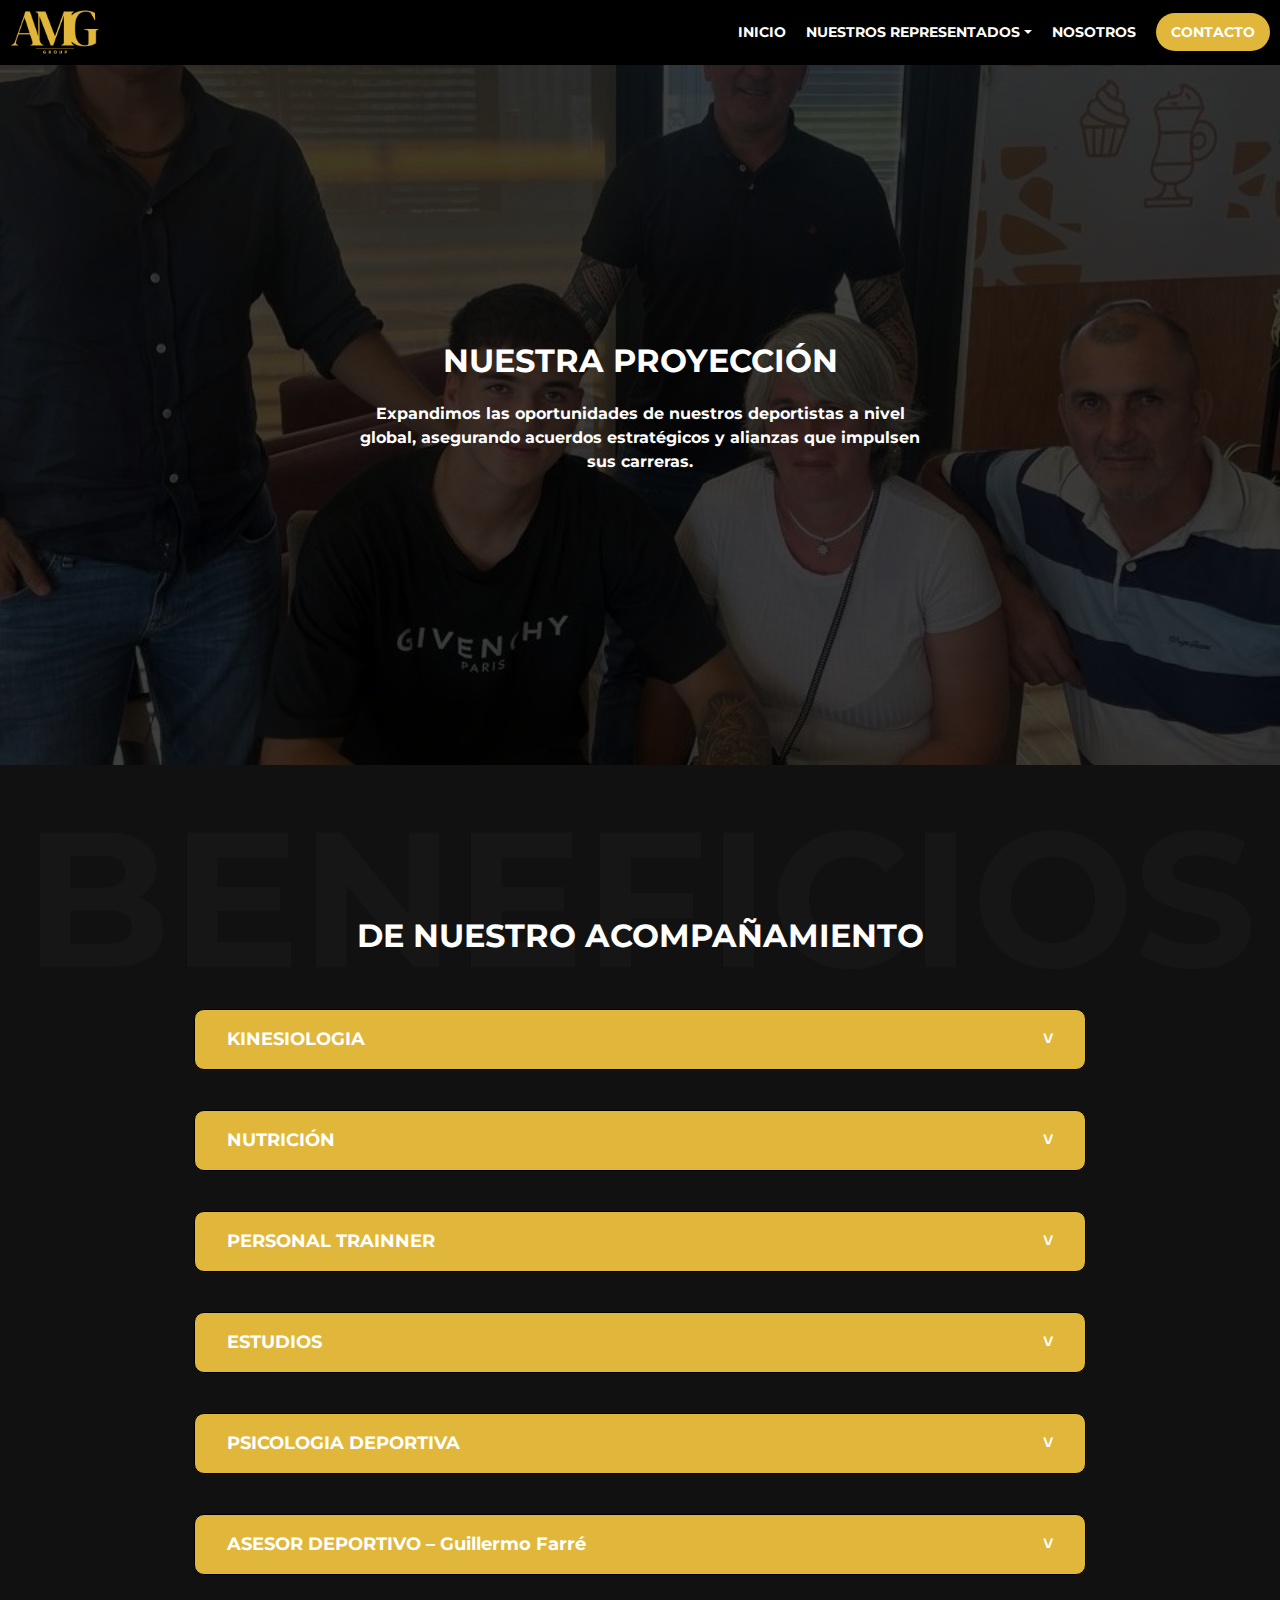
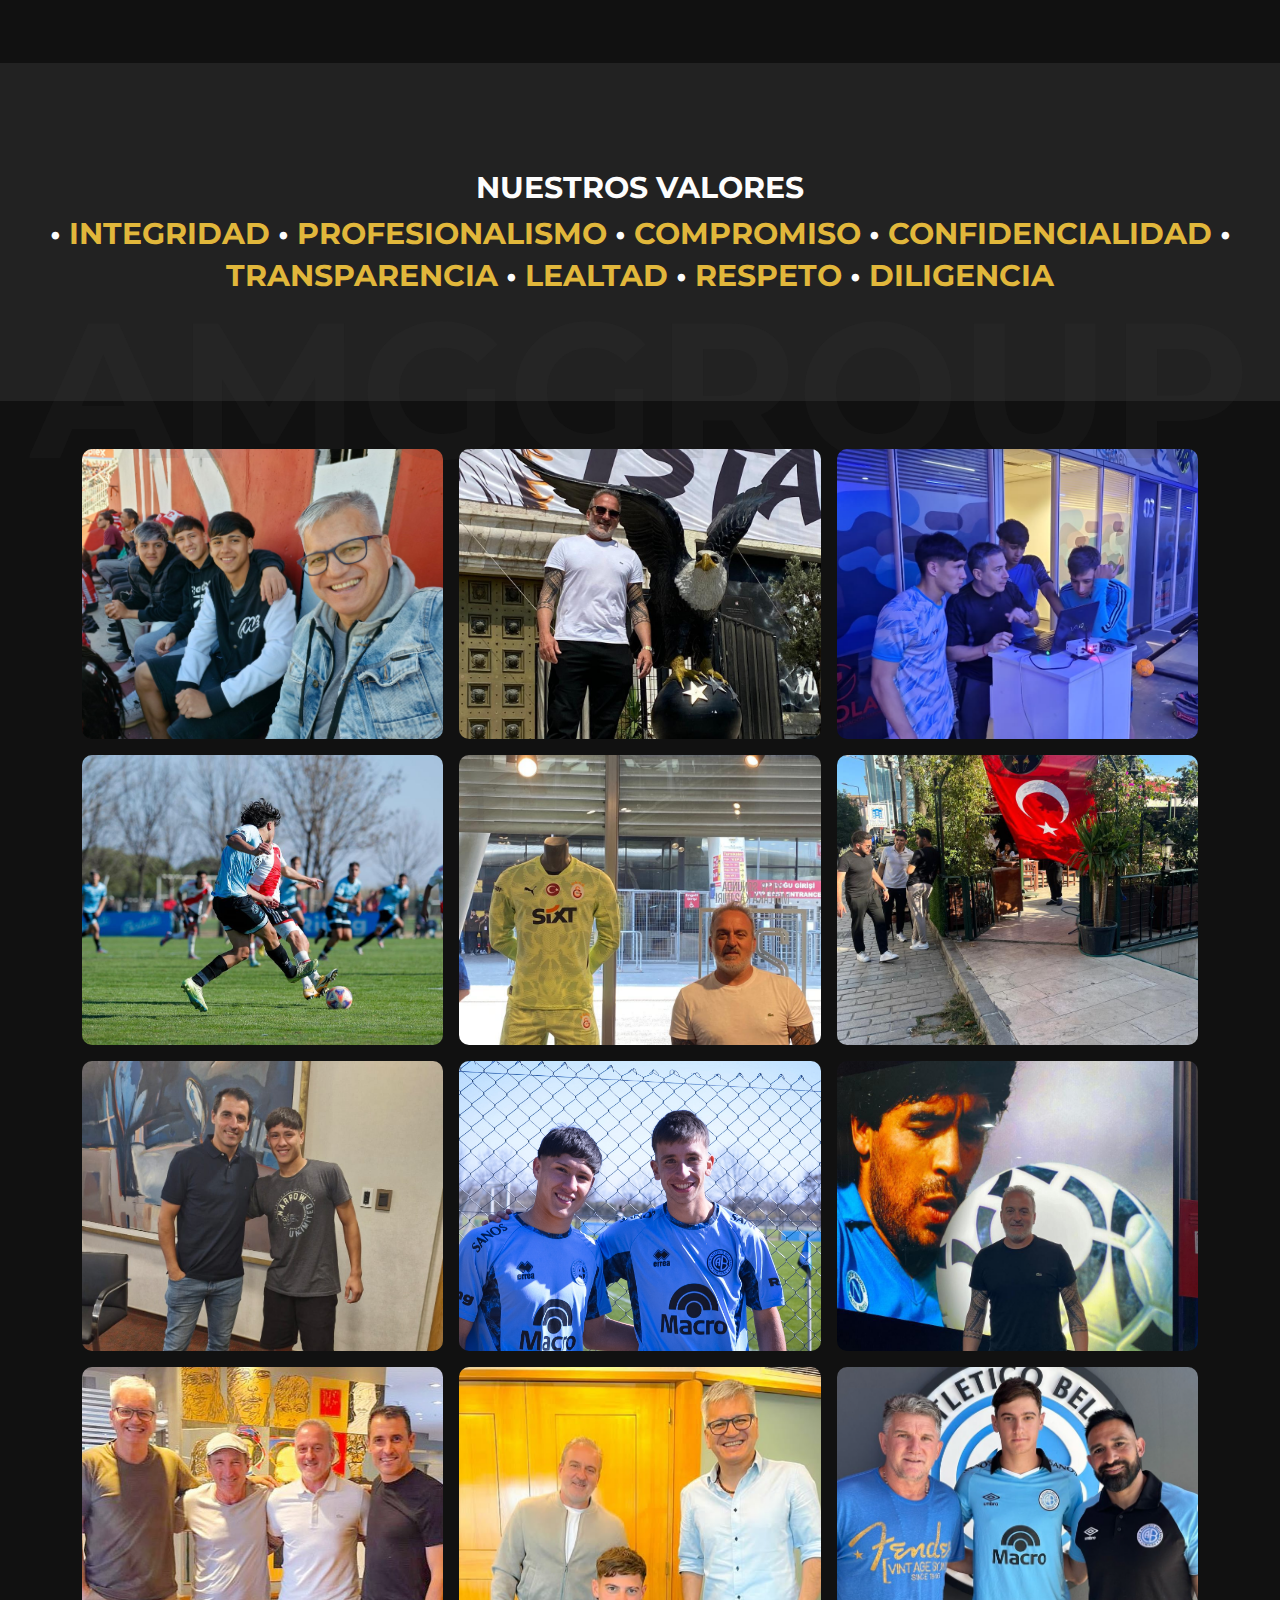
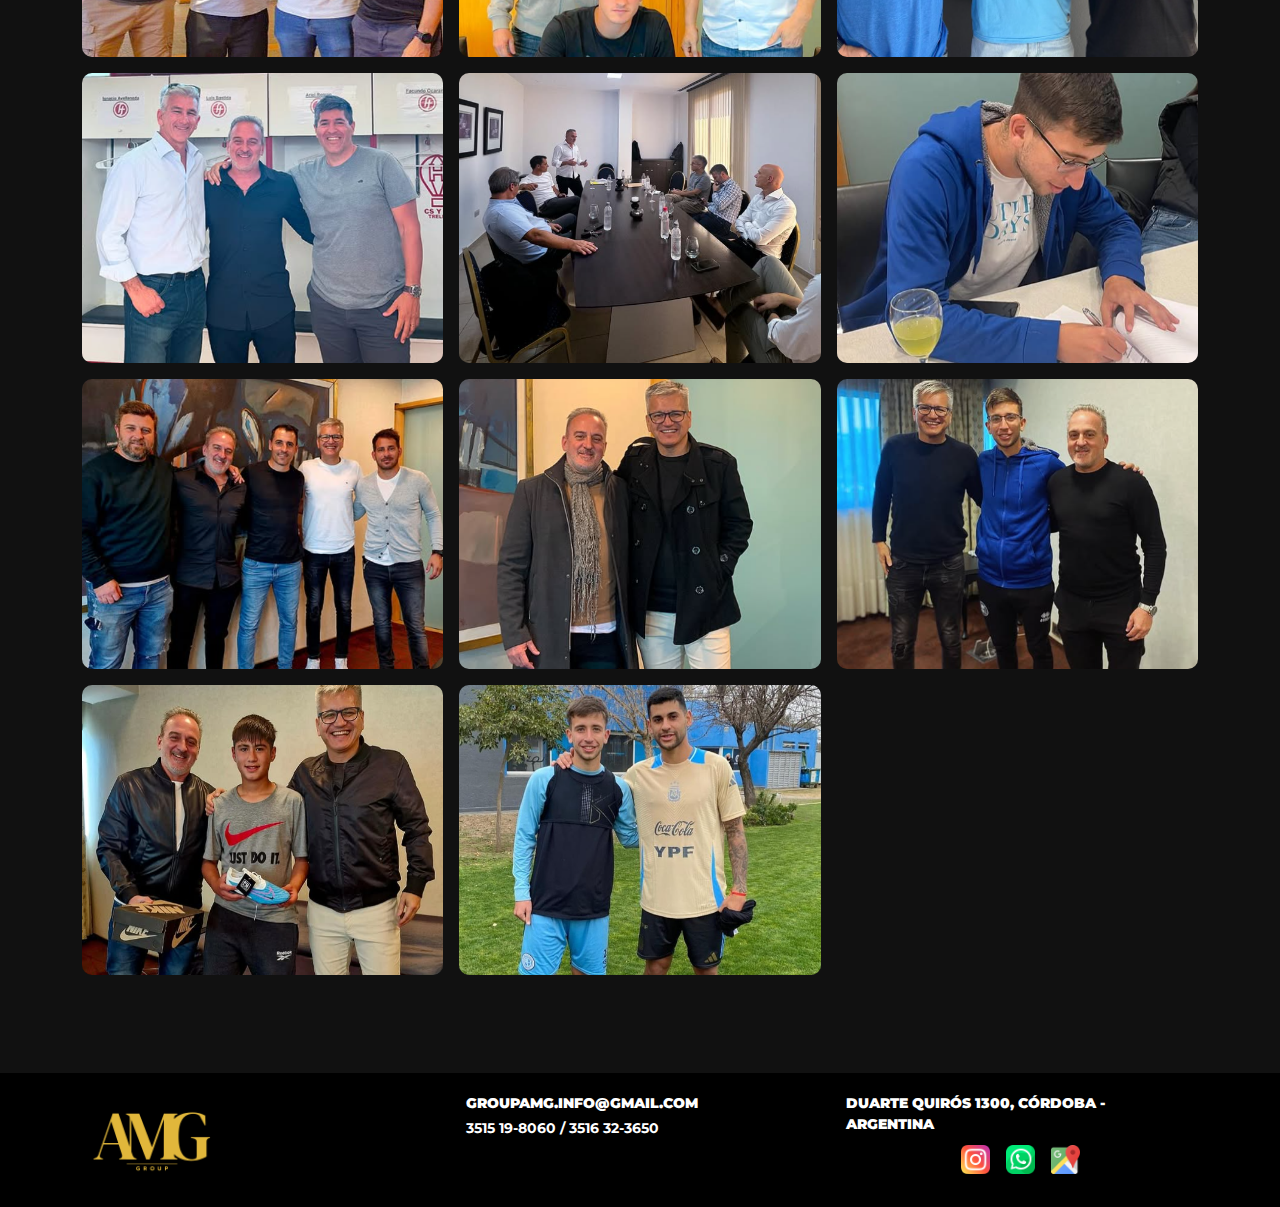
<file: nosotros.html>
<!DOCTYPE html>
<html lang="es">
  <head>
    <meta charset="UTF-8" />
    <meta name="viewport" content="width=device-width, initial-scale=1.0" />
    <title>AMG Group</title>
    <link rel="stylesheet" href="css/style.css" />
    <link rel="preconnect" href="https://fonts.googleapis.com" />
    <link rel="preconnect" href="https://fonts.gstatic.com" crossorigin />
    <link
      href="https://fonts.googleapis.com/css2?family=Montserrat:wght@100..900&display=swap"
      rel="stylesheet"
    />
    <link
      rel="stylesheet"
      href="https://cdn.jsdelivr.net/npm/bootstrap@5.3.0/dist/css/bootstrap.min.css"
    />
    <link
      href="https://cdn.jsdelivr.net/npm/bootstrap@5.0.2/dist/css/bootstrap.min.css"
      rel="stylesheet"
    />
    <link href="img/logo.png" rel="shortcut icon" />
    <link rel="stylesheet" href="css/nosotros.css" />
    <link rel="stylesheet" href="css/menu.css" />
  </head>
  <style>
    /* Estilo para el fondo del modal */
    .modal-overlay {
      position: fixed;
      top: 0;
      left: 0;
      width: 100%;
      height: 100%;
      background: rgba(0, 0, 0, 0.8);
      display: none;
      justify-content: center;
      align-items: center;
      z-index: 1000;
    }

    /* Imagen ampliada dentro del modal */
    .modal-content {
      max-width: min-content;
      border-radius: 10px;
      box-shadow: 0 0 10px rgba(255, 255, 255, 0.5);
    }

    /* Cerrar el modal */
    .close-modal {
      position: absolute;
      top: 20px;
      right: 30px;
      font-size: 30px;
      color: white;
      cursor: pointer;
    }
    .logo {
      margin-top: 0px !important;
    }
    button,
    input,
    optgroup,
    select,
    h2,
    p,
    textarea {
      margin: 4px !important;
      font-family: "Montserrat", sans-serif !important;
      font-weight: bold;
      /* font-size: inherit; */
      /* line-height: inherit; */
    }
  </style>
  <body>
    <nav class="navbar navbar-expand-lg navbar-light" id="idMenu"></nav>

    <header class="hero text-center">
      <img
        src="img/NOSOTROS.jpeg"
        alt="Grupo de personas"
        class="hero-image img-fluid"
      />
      <div class="hero-overlay">
        <h1 class="hero-title">NUESTRA PROYECCIÓN</h1>
        <p class="hero-text">
          Expandimos las oportunidades de nuestros deportistas a nivel global,
          asegurando acuerdos estratégicos y alianzas que impulsen sus carreras.
        </p>
      </div>
      <div class="texto-fondo-nosotros">BENEFICIOS</div>
    </header>

    <section class="faq container py-5">
      <div class="section-title text-center">
        <h2 class="letraAMG">DE NUESTRO ACOMPAÑAMIENTO</h2>
      </div>

      <details ontoggle="toggleIcon(this)">
        <summary class="letraAMG">KINESIOLOGIA <span>&#709;</span></summary>
        <p>
          Los jugadores cuentan con el apoyo del kinesiólogo Hugo Mansilla,
          quien se encarga de su recuperación, prevención de lesiones y óptimo
          rendimiento físico.
        </p>
      </details>

      <details ontoggle="toggleIcon(this)">
        <summary class="letraAMG">NUTRICIÓN<span>&#709;</span></summary>
        <p>
          La importancia de la nutrición para los jugadores de fútbol es
          fundamental para optimizar su rendimiento físico y mental, ayudándolos
          a maximizar su potencial a través de una dieta adecuada que equilibre
          los nutrientes esenciales que el cuerpo necesita. Por ello, cuentan
          con el acompañamiento de un nutricionista, quien planifica una
          alimentación personalizada para mejorar su desempeño, acelerar la
          recuperación y mantener un estado físico óptimo.
        </p>
      </details>

      <details ontoggle="toggleIcon(this)">
        <summary class="letraAMG">
          PERSONAL TRAINNER <span>&#709;</span>
        </summary>
        <p>
          Contamos con un entrenador personal, Martín Duhart, quien trabaja con
          los jugadores para ayudarles a alcanzar su máximo potencial y mantener
          un óptimo estado físico y mental. Su rol es clave en la preparación
          personalizada y el rendimiento deportivo.
        </p>
      </details>

      <details ontoggle="toggleIcon(this)">
        <summary class="letraAMG">ESTUDIOS <span>&#709;</span></summary>
        <p>
          Contamos con una alianza estratégica con la Universidad Blas Pascal,
          lo que nos permite ofrecer a los jugadores acceso a programas
          educativos y de formación continua. Este convenio fortalece nuestro
          compromiso con el desarrollo integral de los deportistas, promoviendo
          su crecimiento tanto en lo académico como en lo deportivo.
        </p>
      </details>

      <details ontoggle="toggleIcon(this)">
        <summary class="letraAMG">PSICOLOGIA DEPORTIVA<span>&#709;</span></summary>
        <p>
          Entrenamos la mente para potenciar el rendimiento dentro y fuera de la cancha.
          Trabajamos aspectos como la concentración, la confianza, la gestión emocional y la motivación, 
          brindando un acompañamiento personalizado que considera tanto lo deportivo como lo personal, fortaleciendo al jugador en su totalidad.
        </p>
      </details>

      <details ontoggle="toggleIcon(this)">
        <summary class="letraAMG">ASESOR DEPORTIVO – Guillermo Farré<span>&#709;</span></summary>
        <p>
          Aporta su experiencia y visión del fútbol para acompañar el crecimiento integral del jugador.
          Como asesor deportivo, trabaja de forma cercana en lo táctico, físico y mental, guiando al plantel en cada etapa del proceso competitivo.
          Su rol también abarca el seguimiento individual, el fortalecimiento del grupo y la toma de decisiones estratégicas desde una perspectiva profesional y humana.
        </p>
      </details>
    </section>
    
    <section class="informacion">
      <p>
        NUESTROS VALORES
      </p>
      <p>
        &bull; <span class="resaltado">INTEGRIDAD</span> 
        &bull; <span class="resaltado">PROFESIONALISMO</span>
        &bull; <span class="resaltado">COMPROMISO</span>
        &bull; <span class="resaltado">CONFIDENCIALIDAD</span>
        &bull; <span class="resaltado">TRANSPARENCIA</span>
        &bull; <span class="resaltado">LEALTAD</span>
        &bull; <span class="resaltado">RESPETO</span>
        &bull; <span class="resaltado">DILIGENCIA</span>
      </p>
    </section>
    


    <section class="imagenes container py-5">
      <div class="texto-fondo1 text-center">AMGGROUP</div>
      <div class="row g-3">
        <div class="col-12 col-md-4 col-lg-4">
          <img
            src="img/10.png"
            alt="Imagen 1"
            class="img-fluid imagen"
            onclick="ampliarImagen(this)"
          />
        </div>
        <div class="col-12 col-md-4 col-lg-4">
          <img
            src="img/09.png"
            alt="Imagen 1"
            class="img-fluid imagen"
            onclick="ampliarImagen(this)"
          />
        </div>
        <div class="col-12 col-md-4 col-lg-4">
          <img
            src="img/08.png"
            alt="Imagen 1"
            class="img-fluid imagen"
            onclick="ampliarImagen(this)"
          />
        </div>
        <div class="col-12 col-md-4 col-lg-4">
          <img
            src="img/07.png"
            alt="Imagen 1"
            class="img-fluid imagen"
            onclick="ampliarImagen(this)"
          />
        </div>
        <div class="col-12 col-md-4 col-lg-4">
          <img
            src="img/06.png"
            alt="Imagen 1"
            class="img-fluid imagen"
            onclick="ampliarImagen(this)"
          />
        </div>
        <div class="col-12 col-md-4 col-lg-4">
          <img
            src="img/04.png"
            alt="Imagen 1"
            class="img-fluid imagen"
            onclick="ampliarImagen(this)"
          />
        </div>
        <div class="col-12 col-md-4 col-lg-4">
          <img
            src="img/03.png"
            alt="Imagen 1"
            class="img-fluid imagen"
            onclick="ampliarImagen(this)"
          />
        </div>
        <div class="col-12 col-md-4 col-lg-4">
          <img
            src="img/01.png"
            alt="Imagen 1"
            class="img-fluid imagen"
            onclick="ampliarImagen(this)"
          />
        </div>
        <div class="col-12 col-md-4 col-lg-4">
          <img
            src="img/05.png"
            alt="Imagen 1"
            class="img-fluid imagen"
            onclick="ampliarImagen(this)"
          />
        </div>
        <div class="col-12 col-md-4 col-lg-4">
          <img
            src="img/img079.png"
            alt="Imagen 1"
            class="img-fluid imagen"
            onclick="ampliarImagen(this)"
          />
        </div>
        <div class="col-12 col-md-4 col-lg-4">
          <img
            src="img/img080.png"
            alt="Imagen 3"
            class="img-fluid imagen"
            onclick="ampliarImagen(this)"
          />
        </div>
        <div class="col-12 col-md-4 col-lg-4">
          <img
            src="img/img1.png"
            alt="Imagen 4"
            class="img-fluid imagen"
            onclick="ampliarImagen(this)"
          />
        </div>
        <div class="col-12 col-md-4 col-lg-4">
          <img
            src="img/img2.png"
            alt="Imagen 5"
            class="img-fluid imagen"
            onclick="ampliarImagen(this)"
          />
        </div>
        <div class="col-12 col-md-4 col-lg-4">
          <img
            src="img/img3.png"
            alt="Imagen 6"
            class="img-fluid imagen"
            onclick="ampliarImagen(this)"
          />
        </div>
        <div class="col-12 col-md-4 col-lg-4">
          <img
            src="img/img4.png"
            alt="Imagen 7"
            class="img-fluid imagen"
            onclick="ampliarImagen(this)"
          />
        </div>
        <div class="col-12 col-md-4 col-lg-4">
          <img
            src="img/img5.png"
            alt="Imagen 8"
            class="img-fluid imagen"
            onclick="ampliarImagen(this)"
          />
        </div>
        <div class="col-12 col-md-4 col-lg-4">
          <img
            src="img/img6.png"
            alt="Imagen 9"
            class="img-fluid imagen"
            onclick="ampliarImagen(this)"
          />
        </div>
        <div class="col-12 col-md-4 col-lg-4">
          <img
            src="img/img7.png"
            alt="Imagen 10"
            class="img-fluid imagen"
            onclick="ampliarImagen(this)"
          />
        </div>
        <div class="col-12 col-md-4 col-lg-4">
          <img
            src="img/img8.png"
            alt="Imagen 11"
            class="img-fluid imagen"
            onclick="ampliarImagen(this)"
          />
        </div>
        <div class="col-12 col-md-4 col-lg-4">
          <img
            src="img/img9.png"
            alt="Imagen 12"
            class="img-fluid imagen"
            onclick="ampliarImagen(this)"
          />
        </div>
      </div>
    </section>
    <!-- Modal -->
    <div class="modal-overlay" id="modal">
      <span class="close-modal" onclick="cerrarModal()">&times;</span>
      <img id="modal-img" class="modal-content" />
    </div>

    <script src="https://cdn.jsdelivr.net/npm/bootstrap@5.0.2/dist/js/bootstrap.bundle.min.js"></script>

    <script type="module" src="js/navFooter.js"></script>
    <script>
      function toggleIcon(details) {
        const icon = details.querySelector("summary span");
        icon.innerHTML = details.open ? "&#708;" : "&#709;";
      }
      function toggleMenu() {
        document.querySelector(".nav-links").classList.toggle("show");
      }
      function ampliarImagen(img) {
        const modal = document.getElementById("modal");
        const modalImg = document.getElementById("modal-img");

        modal.style.display = "flex";
        modalImg.src = img.src;
      }

      function cerrarModal() {
        document.getElementById("modal").style.display = "none";
      }

      // Cerrar modal si se hace clic fuera de la imagen
      document
        .getElementById("modal")
        .addEventListener("click", function (event) {
          if (event.target === this) {
            cerrarModal();
          }
        });
    </script>
  </body>
</html>
</file>
<file: css/style.css>
/* styles.css */
* {
  margin: 0;
  padding: 0;
  box-sizing: border-box;
}

body {
  margin: 0;
  font-family: "Montserrat", sans-serif;
  background-color: #111111 !important;
}

.navbar {
  display: flex;
  align-items: center;
  background-color: #000;
  /* padding: 15px 40px; */
}

.logo {
  /* font-size: 24px; */
  font-weight: bold;
  color: #c0a875; /* Color dorado */
  margin-right: auto;
  margin-top: 10px;
}

.logo span {
  font-size: 12px;
  display: block;
  color: #c0a875;
}

.nav-links {
  list-style: none;
  display: flex;
  gap: 20px;
  margin-left: auto; /* Empuja los enlaces hacia la derecha */
  padding: 0;
}

.hero {
  position: relative;
  text-align: center;
}

.hero-image {
  width: 100%;
  height: 60vh; /* altura más visible */
  object-fit: cover;
  filter: brightness(50%);
}

.hero-overlay {
  position: absolute;
  top: 0;
  left: 0;
  width: 100%;
  height: 100%;
  display: flex;
  justify-content: center;
  align-items: center;
  background: rgba(0, 0, 0, 0.5);
}

.hero-logo {
  max-width: 200px;
  width: 80%;
  height: auto;
}

/* Ajustes para pantallas pequeñas */
@media (max-width: 480px) {
  .hero-overlay {
    padding: 10px;
  }

  .hero-logo {
    max-width: 180px;
  }
}

.nav-links li {
  display: inline;
}

.nav-links a {
  text-decoration: none;
  color: white;
  font-size: 14px;
  font-weight: bold;
}

.nav-links a:hover {
  color: rgb(116, 116, 116);
}

.contact-button {
  background-color: #e1b73b;
  color: rgb(255, 255, 255);
  font-weight: bold;
  padding: 8px 15px;
  border-radius: 20px;
  text-decoration: none;
  margin-left: 20px; /* Separación entre los enlaces y el botón */
}

.contact-button:hover {
  background-color: #d1a234;
}

.footer {
  display: flex;
  justify-content: space-between;
  align-items: center;
  background-color: #000 !important;
  padding: 20px 50px;
  color: white;
  text-align: center;
}

.footer-section {
  flex: 1;
}

.footer-section.logo img {
  width: 120px; /* Ajusta según el tamaño del logo */
  margin-top: 20px;
}

.footer-section p {
  margin-top: 15px;
  font-size: 14px;
}

.social-icons {
  margin-top: 10px;
}

.social-icons a {
  color: white;
  font-size: 18px;
  margin: 0 8px;
  transition: color 0.3s;
}

.social-icons a:hover {
  color: #c0a875; /* Color dorado */
}

.colorlogos {
  color: #fdfdfd; /* Color dorado */
}

.hero {
  text-align: center;
  background-color: black;
}

.hero img {
  width: 100%;
  height: 700px;
}
.hero img {
  width: 100%;
  height: auto;
  display: block;
  object-fit: cover;
  max-height: 700px;
}

/* Información general */
.informacion {
  background-color: #222222;
  color: #fdfdfd;
  text-align: center;
  position: relative; /* Relativo para que el texto de fondo sea absoluto dentro */
  text-align: center;
  padding: 100px 20px;
}
/* responsive */
.informacion p {
  font-size: 30px;
  /* margin: 0 70px 70px; */
  line-height: 1.4;
}

@media (max-width: 768px) {
  .informacion p {
    font-size: 20px !important;
    margin: 0 20px 40px;
  }
}

.texto-fondo {
  position: absolute;
  z-index: -1;
  left: 50%;
  transform: translate(-50%, -50%);
  font-size: clamp(50px, 15vw, 240px); /* Se adapta al ancho de la pantalla */
  font-weight: bold;
  color: rgba(71, 68, 68, 0.1);
  z-index: 0;
  white-space: nowrap;
  user-select: none;
  max-width: 100vw; /* Evita el scroll horizontal */
  overflow: hidden;
}
.informacion p {
  font-size: 30px;
  margin: 0 70px 70px;
}

.resaltado {
  color: #e1b73b;
  font-weight: bold;
}

.numeros-container {
  text-align: center;
  padding-top: 100px;
}
/* celular index */
.numeros-container h3 {
  font-size: 50px;
  font-weight: bold;
  margin-bottom: 50px;
  margin-top: 10px;
}

.numeros-container h2 {
  font-size: 20px;
  font-weight: 500;
  color: #e1b73b;
  margin-bottom: 10px;
}
/* Números */
.numeros {
  display: flex;
  justify-content: center;
  gap: 50px;
  background-color: #222222;
}
.numeros {
  display: flex;
  justify-content: center;
  flex-wrap: wrap;
  gap: 1rem;
  padding: 1rem;
}

.contador {
  flex: 1 1 100%;
  text-align: center;
}

@media (min-width: 768px) {
  .numeros {
    flex-direction: row;
    justify-content: space-around;
  }

  .contador {
    flex: 1 1 30%;
  }
}

/* fin celular index */
/* Cada número */
.numeros div {
  text-align: center;
}

.numeros h3 {
  font-size: 70px;
  font-weight: bold;
  color: #e1b73b;
  margin: 0 70px 70px;
}

.numeros p {
  font-size: 20px;
  font-weight: bold;
  color: rgb(255, 255, 255);
  margin-top: -50px;
}

@keyframes aparecer {
  0% {
    transform: translateY(50px);
  }
  100% {
    transform: translateY(0px);
  }
}
.ocultar {
  opacity: 0;
}

.animar {
  animation: aparecer 3s;
  opacity: 1;
}

.countainer {
  display: flex;
  align-items: center;
  justify-content: center;
  flex-direction: column;
  min-height: 90vh;
  background-color: #111111;
  font-family: "Montserrat", sans-serif;
}

.titulo-jugadores {
  text-align: center;
  font-size: 50px;
  font-weight: bold;
  color: #e1b73b;
  text-transform: uppercase;
}

.slider-wrapper {
  overflow: hidden;
  max-width: 1200px;
  margin: 0 70px 15px;
}

.jugadores-tit {
  font-size: 70px;
  font-weight: bold;
  color: #e1b73b;
}

.card-list .card-item {
  color: white;
  user-select: none;
  width: 400px;
  padding: 35px;
  display: flex;
  flex-direction: column;
  align-items: center;
  justify-content: center;
  border-radius: 35px;
  background-color: #21201f;
  border: 4px solid #d1a234;
}


.card-list .card-item .user-image {
  width: 200px;
  height: 200px;
  border-radius: 50%;
  margin-bottom: 10px;
  padding: 4px;
  mask-image: linear-gradient(black 80%, transparent);
}

.card-list .card-item .user-profession {
  font-size: 1.15rem;
  color: white;
  font-weight: 700;
  margin: 14px 0 40px;
}

.card-list .card-item .user-from {
  font-size: 1.15rem;
  color: white;
  font-weight: 300;
  margin-top: -35px;
}

.card-list .card-item .message-button {
  padding: 10px 20px;
  color: rgb(255, 255, 255);
  background-color: #e1b73b;
  border-radius: 10px;
  cursor: pointer;
  font-weight: 500;
  border: 1px solid transparent;
  transition: 0.2s ease;
  margin-top: 10px;
}

.card-list .card-item .message-button:hover {
  background-color: #d1a234;
}

.slider-wrapper .swiper-pagination-bullet {
  background: #fff;
  height: 15px;
  width: 15px;
}

.slider-wrapper .swiper-slide-button {
  color: #fff;
  transition: 0.2s ease;
}

.slider-wrapper .swiper-slide-button:hover {
  color: #d1a234;
}

.btnjug {
  margin-top: 40px;
  background-color: #e1b73b;
  color: rgb(255, 255, 255);
  padding: 15px 20px;
  border-radius: 10px;
  text-decoration: none;
  border: 1px solid rgb(0, 0, 0);
}

.btnjug:hover {
  background-color: #d1a234;
}
</file>
<file: css/menu.css>
* {
  margin: 0;
  padding: 0;
  box-sizing: border-box;
}

.header {
  display: flex;
  justify-content: space-between;
  align-items: center;
  padding: 15px 20px;
  background: #333;
}

.logo img {
  width: 90px;
  margin-left: 10px;
}

.nav-links {
  list-style: none;
  display: flex;
  gap: 20px;
  margin-bottom: inherit;
}

.nav-links li {
  display: inline;
}

.nav-links a {
  text-decoration: none;
  color: white;
  font-size: 14px;
  font-weight: bold;
}

.contact-button {
  background: #e1b73b;
  padding: 10px 15px;
  text-decoration: none;
  color: white !important;
  border-radius: 25px;
  margin-left: 0px !important;
  margin-right: 10px;
}

/* Menú hamburguesa */
.menu-toggle {
  display: none;
  flex-direction: column;
  gap: 5px;
  background: none;
  border: none;
  cursor: pointer;
}

.menu-toggle div {
  margin-right: 20px;
  width: 30px;
  height: 3px;
  background: white;
}

/* Estilos para pantallas pequeñas */
@media (max-width: 768px) {
  .nav-links {
    z-index: 2000;
    display: none;
    flex-direction: column;
    position: absolute;
    top: 60px;
    right: 20px;
    background: rgba(51, 51, 51, 0.9);
    width: 200px;
    text-align: center;
    border-radius: 5px;
    padding: 10px;
  }

  .nav-links.show {
    display: flex;
  }

  .nav-links li {
    padding: 10px 0;
  }

  .menu-toggle {
    display: flex;
  }
}



/* cambios nav */

/* Menú desplegable oculto por defecto */
.dropdown-menu {
  display: none;
  position: absolute;
  background-color: white;
  box-shadow: 0 4px 10px rgba(0, 0, 0, 0.15);
  margin-top: 10px;
  list-style: none;
  padding: 0;
  border-radius: 5px;
  z-index: 999;
  min-width: 180px;
}

/* Items del submenú */
.dropdown-menu li a {
  display: block;
  padding: 10px 15px;
  color: black;
  text-decoration: none;
}

.dropdown-menu li a:hover {
  background-color: #f0f0f0;
}

/* Mostrar el submenú cuando tenga la clase "active" */
.dropdown.active .dropdown-menu {
  display: block;
}

/* Asegurarse que el nav esté en buena posición */
.nav-links .dropdown {
  position: relative;
}
</file>
<file: css/contacto.css>
/* Estilos generales */
body {
  background-color: #222222;
  font-family: "Montserrat", sans-serif;
  color: #ffffff;
  margin: 0;
  padding: 0;
}

.body {
  display: flex;
  justify-content: center;
  align-items: center;
  min-height: 100vh;
  margin: 0;
}

.container222 {
  display: flex;
  justify-content: space-between;
  align-items: stretch;
  max-width: 100%;
  background-color: #111111;
  padding: 30px;
  border-radius: 10px;
  gap: 20px;
  width: 90%;
  box-shadow: 0px 0px 10px rgba(0, 0, 0, 0.5);
  margin-top: 50px;
  margin-bottom: 50px;
}

/* Información de contacto */
.info {
  width: 45%;
  text-align: left;
  display: flex;
  flex-direction: column;
  justify-content: space-between;
}

.info h3 {
  font-size: 16px;
  color: #cccccc;
  margin-bottom: 5px;
}

.info h2 {
  font-size: 24px;
  color: #ffffff;
  margin-bottom: 10px;
}

.info p {
  font-size: 14px;
  line-height: 1.5;
}

.info a {
  color: #e1b73b;
  text-decoration: none;
}

.mapa {
  width: 100%;
  border-radius: 5px;
  margin-top: 10px;
}

/* Formulario */
.formulario {
  width: 50%;
}

.formulario h2 {
  font-size: 24px;
  color: #ffffff;
  margin-bottom: 10px;
}

.formulario p {
  font-size: 14px;
  margin-bottom: 15px;
  color: #cccccc;
}

form {
  display: flex;
  flex-direction: column;
}

input,
textarea {
  width: 100%;
  padding: 10px;
  margin-bottom: 10px;
  background: #333333;
  border: 1px solid #444444;
  color: #ffffff;
  border-radius: 5px;
  font-size: 14px;
}

textarea {
  height: 200px;
  resize: none;
}

button {
  background-color: #e1b73b;
  color: #ffffff;
  padding: 12px;
  border: none;
  border-radius: 5px;
  font-size: 16px;
  font-weight: bold;
  cursor: pointer;
  transition: background 0.3s;
}

button:hover {
  background-color: #d1a234;
}

/* Responsivo */
@media screen and (max-width: 768px) {
  .container222 {
    flex-direction: column;
    align-items: center;
    text-align: center;
    padding: 10px;
    margin-left: 20px;
  }

  .info,
  .formulario {
    width: 100%;
  }

  .info {
    text-align: center;
    margin-bottom: 20px;
  }

  iframe {
    width: 100%;
    height: 200px; /* Reduce el tamaño del mapa */
  }

  input,
  textarea {
    font-size: 16px;
  }
}
</file>
<file: css/nosotros.css>
body {
  background-color: #222222;
  font-family: "Montserrat", sans-serif;
  color: #ffffff;
  margin: 0;
  padding: 0;
}

.body {
  display: flex;
  justify-content: center;
  align-items: center;
  margin: 0;
}

.hero {
  position: relative;
  text-align: center;
}

.hero-image {
  width: 100%;
  height: 10px;
  object-fit: cover;
  filter: brightness(50%);
} 

.hero-overlay {
  position: absolute;
  top: 0;
  left: 0;
  width: 100%;
  height: 100%;
  display: flex;
  flex-direction: column;
  justify-content: center;
  align-items: center;
  text-align: center;
  background: rgba(0, 0, 0, 0.5);
}

/* Ajustes para pantallas pequeñas */
@media (max-width: 480px) {
  .hero-overlay {
    font-size: 14px; /* Reduce el tamaño del texto */
    padding: 10px; /* Opcional: Agregar padding si es necesario */
  }
  
  .hero-overlay h1 {
    font-size: 20px; /* Ajusta los títulos dentro del overlay */
  }
  
  .hero-overlay p {
    font-size: 12px; /* Ajusta los párrafos */
  }
}

.hero-title {
  font-size: 2rem;
  font-weight: bold;
}

.hero-text {
  max-width: 600px;
  padding: 10px;
}
.texto-fondo {
  position: absolute;
  z-index: -1;
  top: 119%;
  left: 50%;
  transform: translate(-50%, -50%);
  font-size: clamp(50px, 15vw, 240px); /* Se adapta al ancho de la pantalla */
  font-weight: bold;
  color: rgba(71, 68, 68, 0.1);
  z-index: 0;
  white-space: nowrap;
  user-select: none;
  max-width: 100vw; /* Evita el scroll horizontal */
  overflow: hidden;
}

.texto-fondo-nosotros {
  position: absolute;
  z-index: -2;
  top: 119%;
  left: 50%;
  transform: translate(-50%, -50%);
  font-size: clamp(50px, 15vw, 240px); /* Se adapta al ancho de la pantalla */
  font-weight: bold;
  color: rgba(71, 68, 68, 0.1);
  white-space: nowrap;
  user-select: none;
  max-width: 100vw; /* Evita el scroll horizontal */
  overflow: hidden;
}
/* Ajuste para móviles */
/* @media (max-width: 480px) {
  .texto-fondo-nosotros {
    top: 290px;
  }
} */

.texto-fondo1 {
  position: absolute;
  z-index: -0;
  margin-top: -60px;
  /* top: 240%; */
  left: 50%;
  transform: translate(-50%, -50%);
  font-size: clamp(50px, 15vw, 240px); /* Se adapta al tamaño de la pantalla */
  font-weight: bold;
  color: rgba(71, 68, 68, 0.1);
  white-space: nowrap;
  user-select: none;
  max-width: 100vw; /* Evita el scroll horizontal */
  overflow: hidden;
}

.section-title {
  justify-content: center;
  align-items: center;
  display: flex;
  font-size: 40px;
  margin: 100px 0px 50px;
}

:root {
  interpolate-size: allow-keywords;
}

details {
  background: #e1b73b;
  border: 1px solid hsl(0, 0%, 0%);
  padding: 1rem 2rem;
  border-radius: 10px;
  overflow: hidden;
  margin: 0 auto 40px;
  width: 80%;
  max-width: 1200px;
}

/* don't add margin/padding to this, add it to the actual
stuff inside the details content */
details::details-content {
  color: hsl(0, 0%, 0%);
  font-size: 1rem;
  block-size: 0;
  transition: block-size 1s, content-visibility 0.8s;
  transition-behavior: allow-discrete;
}

details > p {
  color: white; /* Texto desplegable en blanco */
  margin-top: 10px; /* Margen superior de 10px */
}

details:open::details-content {
  block-size: auto;
}

@layer general-styling {
  html {
    font-family: system-ui;
    color-scheme: dark;
  }

  h1,
  h2,
  h3,
  h4,
  p,
  details,
  summary {
    margin-block-end: 0;
  }

  .page-layout {
    display: grid;
    grid-template-columns:
      minmax(2rem, 1fr)
      min(960px, 100% - 4rem)
      minmax(2rem, 1fr);

    & > * {
      grid-column: 2 / 3;
    }

    margin-block: 5rem;
    container-type: inline-size;
    container-name: page-layout;
  }
  details * {
    margin: 0;
  }

  details > p {
    padding-block: 1rem;
  }
}


summary {
  list-style: armenian;
  cursor: pointer;
  font-size: 18px;
  display: flex;
  align-items: center;
}
summary span {
  font-weight: bold;
  margin-left: auto; /* Empuja el + a la derecha */
}

@media (max-width: 768px) {
  summary span{
    font-size: 0px;
  }
}

/* img */
.imagenes {
  margin-bottom: 50px;
  /* margin: 50px 0; */
  text-align: center; /* Centra las imágenes */
}

.imagenes-container {
  display: grid; /* Usamos grid para la distribución */
  grid-template-columns: repeat(3, 1fr); /* 3 columnas */
  gap: 20px; /* Espacio entre las imágenes */
  max-width: 1200px; /* Ancho máximo del contenedor */
  margin: 0 auto; /* Centra el contenedor */
}

.imagen {
  width: 100%; /* Las imágenes se ajustan al contenedor */
  height: 290px; /* Establecemos una altura uniforme para todas las imágenes */
  object-fit: cover; /* Las imágenes se recortan si es necesario para llenar el contenedor */
  border-radius: 8px; /* Bordes redondeados opcionales */
}

.imagenes img {
  width: 100%; /* Ocupa todo el ancho del contenedor */
  object-fit: cover; /* Recorta la imagen para que se ajuste sin deformarse */
  border-radius: 10px; /* Opcional: esquinas redondeadas */
}

.letraAMG {
  font-family: "Montserrat", sans-serif;
  font-weight: bold;
}
</file>
<file: css/dts.css>
body {
    background-color: #222222;
    color: white;
    font-family: "Montserrat", sans-serif;
    text-align: center;
    justify-content: center;
    margin: 0;
    padding: 0;
}

.countainer2 {
    display: flex;
    align-items: center;
    justify-content: center;
    flex-direction: column;
    min-height: 100vh;
    background-color: #111111;
    font-family: "Montserrat", sans-serif;
    margin: 0;
    padding: 0;
}

.slider-wrapper2 {
    overflow: hidden;
    max-width: 1200px;
    margin: 0;
}

.texto-fondo6 {
    position: absolute;
    z-index: -1;
    top: 25%;
    left: 50%;
    transform: translate(-50%, -50%);
    font-size: clamp(50px, 15vw, 240px); /* Se adapta al ancho de la pantalla */
    font-weight: bold;
    color: rgba(71, 68, 68, 0.1);
    z-index: 0;
    white-space: nowrap;
    user-select: none;
    max-width: 100vw; /* Evita el scroll horizontal */
    overflow: hidden;
}

@media (max-width: 768px) {
    .texto-fondo6 {
        top: 20%;
        font-size: clamp(30px, 15vw, 100px); /* Más pequeño para móvil */
    }
}

.card-list2 {
    display: flex;
    flex-wrap: wrap;
    align-items: center;
    justify-content: space-between; /* Distribuir bien las tarjetas */
    gap: 20px; /* Espacio entre tarjetas */
    max-width: 1200px; /* Asegurar que hay espacio para 3 tarjetas */
    margin: auto;
    overflow-x: hidden; /* Evita el scroll horizontal */
}

.card-item2 {
    width: 100%; /* Para que entren exactamente 3 por fila */
    max-width: 350px; /* Mantiene el tamaño */
    box-sizing: border-box; /* Asegura que el padding no afecte el tamaño */
    justify-content: center;
    align-items: center;
}

@media (max-width: 1200px) {
    .card-item2 {
        width: calc(50% - 20px); /* Dos tarjetas por fila */
    }
}

/* Ajustes para pantallas pequeñas */
@media (max-width: 800px) {
    .card-item2 {
        width: 100%; /* Una tarjeta por fila */
    }
}

.card-list2 .card-item2 {
    color: white;
    user-select: none;
    width: 350px;
    padding: 30px;
    display: flex;
    flex-direction: column;
    position: relative;
    border-radius: 35px;
    background-color: #21201f;
    border: 4px solid #d1a234;
    margin-top: 200px;
    margin-bottom: 250px;
}

.card-list2 .card-item2 .user-image2 {
    width: 300px;
    height: 300px;
    border-radius: 50%;
    margin-bottom: 10px;
    padding: 4px;
    mask-image: linear-gradient(black 80%, transparent);
}

.card-list2 .card-item2 .user-name2 {
  text-align: center;
}

.card-list2 .card-item2 .user-profession2 {
    font-size: 1.15rem;
    color: white;
    font-weight: 700;
    margin: 14px 0 40px;
}
  
.card-list2 .card-item2 .user-from2 {
    font-size: 1.15rem;
    color: white;
    font-weight: 300;
    margin-top: 35px;
}

.card-list2 .card-item2 .message-button2 {
    padding: 10px 20px;
    color: rgb(255, 255, 255);
    background-color: #e1b73b;
    border-radius: 10px;
    cursor: pointer;
    font-weight: 500;
    border: 1px solid transparent;
    transition: 0.2s ease;
    margin-top: 10px;
}
  
.card-list2 .card-item2 .message-button2:hover {
    background-color: #d1a234;
}


@media (max-width: 768px) {  
   
    .card-item2{
        margin: 0;
    }

    .card-list2 {
        justify-content: center;
    }
}
</file>
<file: css/ficha.css>
/* Estilos generales */
* {
    margin: 0;
    padding: 0;
    box-sizing: border-box;
}
  
body {
    background-color: #222222;
    font-family: 'Montserrat', sans-serif;
    color: #ffffff;
    margin: 0;
    padding: 0;
} 

.body7 {
    display: flex;
  justify-content: center;
  align-items: center;
    /* height: 100vh; */
  margin: auto;
}

.container22 {
    display: flex;
    justify-content: center;
    align-items: center;
    max-width: 1200px;
    background-color: #111111;
    padding: 30px;
    border-radius: 10px;
    gap: 20px;
    width: 90%;
    box-shadow: 0px 0px 10px rgba(0, 0, 0, 0.5);
    margin-top: 20px;  /* Márgenes superior e inferior */
    margin-bottom: 100px;
    color: #cccccc;
}

.texto-fondo8 {
    position: absolute;
    top: 105%;
    left: 50%;
    transform: translate(-50%, -50%); /* Centra el texto */
    font-size: 250px;  /* Tamaño grande */
    font-weight: bold;
    color: rgba(71, 68, 68, 0.1); /* Color semi-transparente */
    z-index: 0; /* Lo envía al fondo */
    white-space: nowrap; /* Evita que el texto se divida */
    user-select: none; /* Evita que el usuario lo seleccione */
}

@media (max-width: 768px) {
    .texto-fondo8 {
      font-size: 0px; /* Ejemplo: reduces el tamaño en móviles */
    }
}

.countainer2{
    display: flex;
    align-items: center;
    justify-content: center;
    flex-wrap: wrap;
    gap: 60px; /* Más separación */
   min-height: 90vh;
   background-color: #111111;
   font-family: "Montserrat", sans-serif;
   position: relative;
   overflow: hidden;
   margin-bottom: 100px;
   margin-top: 50px;
}

@media (max-width: 768px) {
    /* .countainer2 {
      
    } */
}


.card-list1 .card-item1 {
    color: white;
    user-select: none;
    width: 400px;
    padding: 35px;
    display: flex;
    flex-direction: column;
    align-items: center;
    justify-content: center;
    border-radius: 35px;
    background-color: #21201f;
    border: 4px solid #d1a234;
    margin-left: -200PX;
    position: relative;
    
}
 
 
.card-list1 .card-item1 .user-image1{
     width: 450px;
     height: 450px;
     border-radius: 50%;
     margin-top: 20px;
     margin-bottom: 80px;
     mask-image: linear-gradient(
        black 80%,
        transparent
    );
    position: relative;
}

.card-list1 .card-item1 .user-image2{
    width: 400px;
    height: 400px;
    border-radius: 50%;
    margin-top: 20px;
    margin-bottom: 80px;
    mask-image: linear-gradient(
       black 80%,
       transparent
   );
   position: relative;
}
 
.card-list1 .card-item1 .user-profession1{
     font-size: 1.15rem;
     color: white;
     font-weight: 700;
     margin: 14px 0 40px;
}
 
@media (max-width: 768px) {
    .card-list1 .card-item1 {
      margin-top: 40px;  
      margin-left: 0;
      width: 100%; /* Opcional: hacerlo más adaptable */
      padding: 20px;
    }
  
    .card-list1 .card-item1 .user-image2 {
      width: 300px;
      height: 300px;
    }
}

.player-info {
    color: #cccccc;
    font-size: 35px;
    margin-top: -130px;
    margin-left: 50px;
    text-align:left;
    flex-wrap: wrap;
}
.player-info h2, .player-info p {
    margin: 5px 0;
}
.player-info h2 {
    font-weight: bold;
}
.player-info p span {
    font-weight: bold;
}
.club-logo {
    width: 100px;
    height: auto;
}

@media (max-width: 768px) {
    .player-info{
        margin-top: 0;
    }
}

/* info dt */
.dt-info {
    color: #cccccc;
    font-size: 35px;
    margin-top: -130px;
    margin-left: 0px;
    text-align:left;
    flex-wrap: wrap;
}
.dt-info h2, .dt-info p {
    margin: 5px 0;
}
.dt-info h2 {
    font-weight: bold;
}
.dt-info p span {
    font-weight: bold;
}
.club-logo {
    width: 100px;
    height: auto;
}

@media (max-width: 768px) {
    .dt-info{
        margin-top: 0;
    }
}
 

/* Información de contacto */
.info {
    gap: 10px;
    width: 70%;
    text-align: center; /* Asegura que el texto se alinee correctamente */
    display: flex;
    flex-direction: column;
    justify-content: space-between;
}


.info h2 {
    font-size: 70px;
    color: #e1b73b;
    margin-bottom: 10px;
}

.info p {
    font-size: 20px;
    line-height: 1.5;
}

.info a {
    color: #e1b73b;
    text-decoration: none;
}

.mapa {
    width: 100%;
    border-radius: 5px;
    margin-top: 10px;
}

/* Formulario */
.formulario {
    width: 50%;
}

.formulario h2 {
    font-size: 24px;
    color: #ffffff;
    margin-bottom: 10px;
}

.formulario p {
    font-size: 14px;
    margin-bottom: 15px;
    color: #cccccc;
}

form {
    display: flex;
    flex-direction: column;
}

input,
textarea {
    width: 100%;
    padding: 10px;
    margin-bottom: 10px;
    background: #333333;
    border: 1px solid #444444;
    color: #ffffff;
    border-radius: 5px;
    font-size: 14px;
}

textarea {
    height: 200px;
    resize: none;
}

button {
    background-color: #e1b73b;
    color: #ffffff;
    padding: 12px;
    border: none;
    border-radius: 5px;
    font-size: 16px;
    font-weight: bold;
    cursor: pointer;
    transition: background 0.3s;
}


button:hover {
    background-color: #d1a234;
}

/* Responsivo */
@media screen and (max-width: 768px) {
    .container {
        flex-direction: column;
        align-items: center;
        text-align: center;
    }

    .info, .formulario {
        width: 100%;
    }

    .info {
        text-align: center;
        margin-bottom: 20px;
    }
}
</file>
